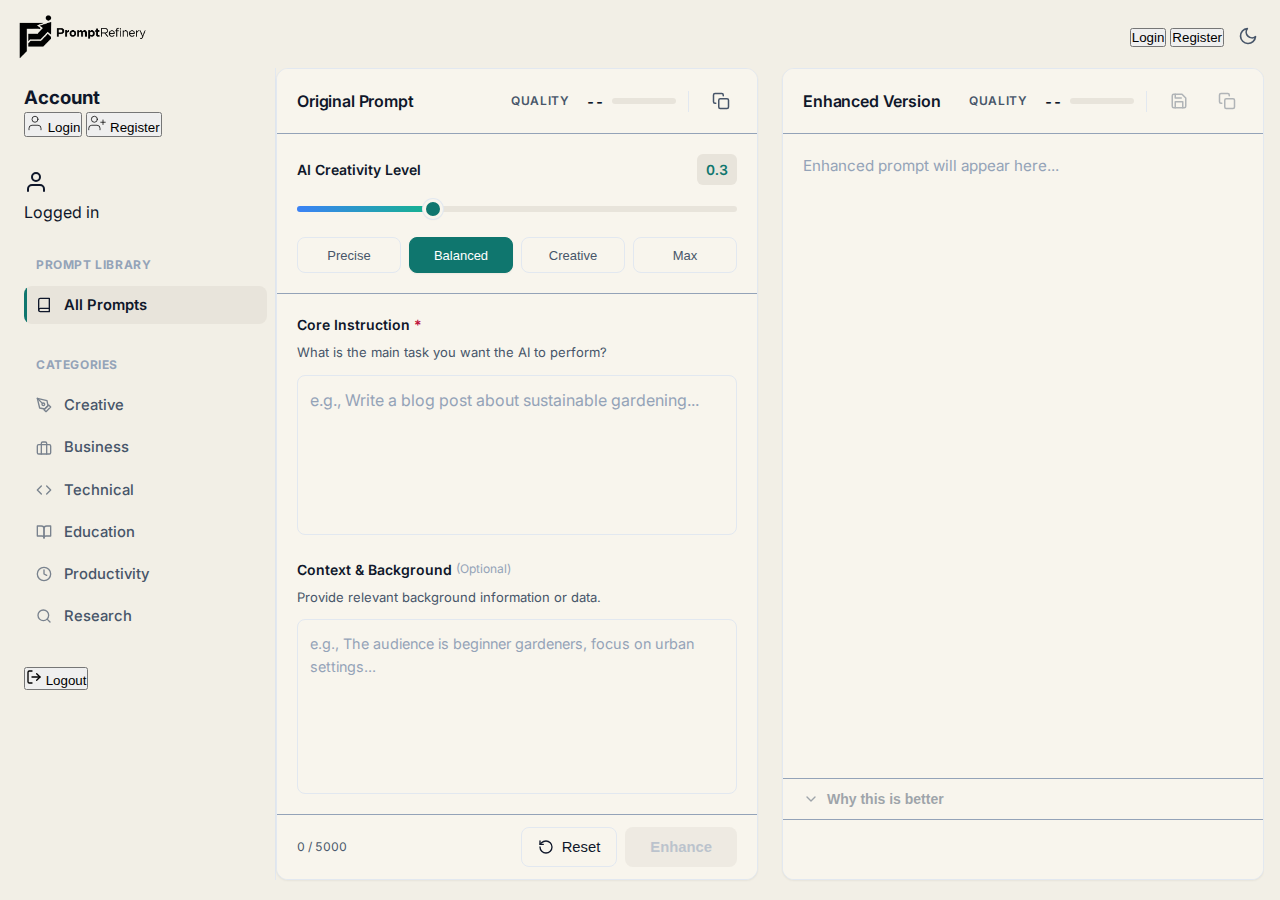
<file: index.html>
<!DOCTYPE html>
<html lang="en">
<head>
<meta charset="UTF-8">
    <meta name="viewport" content="width=device-width, initial-scale=1.0">
    <meta name="description" content="Refine your prompts for better AI responses using UncloseAI technology">
    <meta name="google-site-verification" content="eEbDVYEjWSwjaTDY6H11Jxa4yYaxrdB94KToqkxnVMA" />
    <title>PromptRefinery - Refine Your AI Prompts</title>
    <link rel="icon" type="image/webp" href="assets/images/favicon.webp">
    <link rel="stylesheet" href="css/styles.css">
    <link rel="preconnect" href="https://fonts.googleapis.com">
    <link rel="preconnect" href="https://fonts.gstatic.com" crossorigin>
<link href="https://fonts.googleapis.com/css2?family=Inter:wght@400;500;600;700&display=swap" rel="stylesheet">
    <script defer src="https://cloud.umami.is/script.js" data-website-id="fa192638-f75e-4692-8f1c-c3254bd7316c"></script>
    <script>
        (function() {
            try {
                const savedTheme = localStorage.getItem('theme');
                const systemPrefersDark = window.matchMedia('(prefers-color-scheme: dark)').matches;
                const theme = savedTheme || (systemPrefersDark ? 'dark' : 'light');
                document.documentElement.setAttribute('data-theme', theme);
            } catch (e) {
                console.error('Theme initialization failed:', e);
            }
        })();
    </script>
</head>
<body class="app-main">
    <div class="app-container">
        <header class="app-header">
<div class="header-content">
                <div class="logo-container">
                    <img id="theme-logo"
                         class="logo-img"
                         src="assets/images/logo-light-background.webp"
                         alt="PromptRefinery - AI Prompt Enhancement Tool"
                         width="180"
                         height="40">
                </div>
            </div>
            <div class="header-actions">
                <div class="auth-buttons" id="auth-buttons">
                    <button id="login-btn" class="auth-btn">Login</button>
                    <button id="register-btn" class="auth-btn secondary">Register</button>
                </div>
                <div class="user-menu" id="user-menu" style="display: none;">
                    <button id="profile-btn" class="user-menu-toggle" title="View Profile">
                        <svg width="18" height="18" viewBox="0 0 24 24" fill="none" stroke="currentColor" stroke-width="2" stroke-linecap="round" stroke-linejoin="round">
                            <path d="M20 21v-2a4 4 0 0 0-4-4H8a4 4 0 0 0-4 4v2"></path>
                            <circle cx="12" cy="7" r="4"></circle>
                        </svg>
                        <span id="user-display" class="user-display"></span>
                    </button>
                    <button id="logout-btn" class="icon-btn" title="Logout">
                        <svg width="20" height="20" viewBox="0 0 24 24" fill="none" stroke="currentColor" stroke-width="2" stroke-linecap="round" stroke-linejoin="round">
                            <path d="M9 21H5a2 2 0 0 1-2-2V5a2 2 0 0 1 2-2h4"></path>
                            <polyline points="16 17 21 12 16 7"></polyline>
                            <line x1="21" y1="12" x2="9" y2="12"></line>
                        </svg>
                    </button>
                </div>
                <button id="theme-toggle" class="icon-btn" title="Toggle theme">
                    <!-- Sun Icon (Light Mode) -->
                    <svg class="sun-icon" width="20" height="20" viewBox="0 0 24 24" fill="none" stroke="currentColor" stroke-width="2" stroke-linecap="round" stroke-linejoin="round" style="display: none;">
                        <circle cx="12" cy="12" r="5"></circle>
                        <line x1="12" y1="1" x2="12" y2="3"></line>
                        <line x1="12" y1="21" x2="12" y2="23"></line>
                        <line x1="4.22" y1="4.22" x2="5.64" y2="5.64"></line>
                        <line x1="18.36" y1="18.36" x2="19.78" y2="19.78"></line>
                        <line x1="1" y1="12" x2="3" y2="12"></line>
                        <line x1="21" y1="12" x2="23" y2="12"></line>
                        <line x1="4.22" y1="19.78" x2="5.64" y2="18.36"></line>
                        <line x1="18.36" y1="5.64" x2="19.78" y2="4.22"></line>
                    </svg>
                    <!-- Moon Icon (Dark Mode) -->
                    <svg class="moon-icon" width="20" height="20" viewBox="0 0 24 24" fill="none" stroke="currentColor" stroke-width="2" stroke-linecap="round" stroke-linejoin="round">
                        <path d="M21 12.79A9 9 0 1 1 11.21 3 7 7 0 0 0 21 12.79z"></path>
                    </svg>
                </button>
                <button id="menu-toggle" class="icon-btn mobile-menu-btn" title="Toggle menu" style="display: none;">
                    <svg width="24" height="24" viewBox="0 0 24 24" fill="none" stroke="currentColor" stroke-width="2" stroke-linecap="round" stroke-linejoin="round">
                        <line x1="3" y1="12" x2="21" y2="12"></line>
                        <line x1="3" y1="6" x2="21" y2="6"></line>
                        <line x1="3" y1="18" x2="21" y2="18"></line>
                    </svg>
                </button>
            </div>
        </header>

        <div class="main-wrapper">
            <div class="sidebar-overlay" id="sidebar-overlay"></div>
            <aside class="sidebar">
                <div class="sidebar-header-mobile">
                    <button id="sidebar-close-btn" class="icon-btn" title="Close menu">
                        <svg width="24" height="24" viewBox="0 0 24 24" fill="none" stroke="currentColor" stroke-width="2" stroke-linecap="round" stroke-linejoin="round">
                            <line x1="18" y1="6" x2="6" y2="18"></line>
                            <line x1="6" y1="6" x2="18" y2="18"></line>
                        </svg>
                    </button>
                </div>
                <nav class="sidebar-nav">
                    <div class="nav-section sidebar-auth-section logged-out" id="sidebar-auth-section">
                        <h3 class="sidebar-auth-title">Account</h3>
                        <button class="sidebar-auth-btn login" id="sidebar-login-btn">
                            <svg width="18" height="18" viewBox="0 0 24 24" fill="none" stroke="currentColor" stroke-linecap="round" stroke-linejoin="round">
                                <path d="M20 21v-2a4 4 0 0 0-4-4H8a4 4 0 0 0-4 4v2"></path>
                                <circle cx="12" cy="7" r="4"></circle>
                            </svg>
                            Login
                        </button>
                        <button class="sidebar-auth-btn register" id="sidebar-register-btn">
                            <svg width="18" height="18" viewBox="0 0 24 24" fill="none" stroke="currentColor" stroke-linecap="round" stroke-linejoin="round">
                                <path d="M16 21v-2a4 4 0 0 0-4-4H5a4 4 0 0 0-4 4v2"></path>
                                <circle cx="8.5" cy="7" r="4"></circle>
                                <line x1="20" y1="8" x2="20" y2="14"></line>
                                <line x1="23" y1="11" x2="17" y2="11"></line>
                            </svg>
                            Register
                        </button>
                    </div>

                    <!-- Mobile User Section (shown when logged in on mobile) -->
                    <div class="nav-section sidebar-user-section logged-out" id="sidebar-user-section">
                        <div class="sidebar-user-info">
                            <div class="sidebar-user-avatar">
                                <svg width="24" height="24" viewBox="0 0 24 24" fill="none" stroke="currentColor" stroke-width="2" stroke-linecap="round" stroke-linejoin="round">
                                    <path d="M20 21v-2a4 4 0 0 0-4-4H8a4 4 0 0 0-4 4v2"></path>
                                    <circle cx="12" cy="7" r="4"></circle>
                                </svg>
                            </div>
                            <div class="sidebar-user-details">
                                <div class="sidebar-user-name" id="sidebar-user-name"></div>
                                <div class="sidebar-user-label">Logged in</div>
                            </div>
                        </div>
                    </div>

                    <div class="nav-section">
                        <h3 class="sidebar-title">Prompt Library</h3>
                        <ul class="sidebar-menu">
                            <li class="sidebar-menu-item">
                                <a href="prompt-library.html" class="sidebar-link active">
                                    <svg width="18" height="18" viewBox="0 0 24 24" fill="none" stroke="currentColor" stroke-width="2" stroke-linecap="round" stroke-linejoin="round">
                                        <path d="M4 19.5A2.5 2.5 0 0 1 6.5 17H20"></path>
                                        <path d="M6.5 2H20v20H6.5A2.5 2.5 0 0 1 4 19.5v-15A2.5 2.5 0 0 1 6.5 2z"></path>
                                    </svg>
                                    All Prompts
                                </a>
                            </li>
                        </ul>
                    </div>


                    <div class="nav-section">
                        <h3 class="sidebar-title">Categories</h3>
                        <ul class="sidebar-menu">
                            <li class="sidebar-menu-item">
                                <a href="prompt-library.html?category=creative" class="sidebar-link">
                                    <svg width="18" height="18" viewBox="0 0 24 24" fill="none" stroke="currentColor" stroke-width="2" stroke-linecap="round" stroke-linejoin="round">
                                        <path d="M12 19l7-7 3 3-7 7-3-3z"></path>
                                        <path d="M18 13l-1.5-7.5L2 2l3.5 14.5L13 18l5-5z"></path>
                                        <path d="M2 2l7.586 7.586"></path>
                                        <circle cx="11" cy="11" r="2"></circle>
                                    </svg>
                                    Creative
                                </a>
                            </li>
                            <li class="sidebar-menu-item">
                                <a href="prompt-library.html?category=business" class="sidebar-link">
                                    <svg width="18" height="18" viewBox="0 0 24 24" fill="none" stroke="currentColor" stroke-width="2" stroke-linecap="round" stroke-linejoin="round">
                                        <rect x="2" y="7" width="20" height="14" rx="2" ry="2"></rect>
                                        <path d="M16 21V5a2 2 0 0 0-2-2h-4a2 2 0 0 0-2 2v16"></path>
                                    </svg>
                                    Business
                                </a>
                            </li>
                            <li class="sidebar-menu-item">
                                <a href="prompt-library.html?category=technical" class="sidebar-link">
                                    <svg width="18" height="18" viewBox="0 0 24 24" fill="none" stroke="currentColor" stroke-width="2" stroke-linecap="round" stroke-linejoin="round">
                                        <polyline points="16 18 22 12 16 6"></polyline>
                                        <polyline points="8 6 2 12 8 18"></polyline>
                                    </svg>
                                    Technical
                                </a>
                            </li>
                            <li class="sidebar-menu-item">
                                <a href="prompt-library.html?category=education" class="sidebar-link">
                                    <svg width="18" height="18" viewBox="0 0 24 24" fill="none" stroke="currentColor" stroke-width="2" stroke-linecap="round" stroke-linejoin="round">
                                        <path d="M2 3h6a4 4 0 0 1 4 4v14a3 3 0 0 0-3-3H2z"></path>
                                        <path d="M22 3h-6a4 4 0 0 0-4 4v14a3 3 0 0 1 3-3h7z"></path>
                                    </svg>
                                    Education
                                </a>
                            </li>
                            <li class="sidebar-menu-item">
                                <a href="prompt-library.html?category=productivity" class="sidebar-link">
                                    <svg width="18" height="18" viewBox="0 0 24 24" fill="none" stroke="currentColor" stroke-width="2" stroke-linecap="round" stroke-linejoin="round">
                                        <circle cx="12" cy="12" r="10"></circle>
                                        <polyline points="12 6 12 12 16 14"></polyline>
                                    </svg>
                                    Productivity
                                </a>
                            </li>
                            <li class="sidebar-menu-item">
                                <a href="prompt-library.html?category=research" class="sidebar-link">
                                    <svg width="18" height="18" viewBox="0 0 24 24" fill="none" stroke="currentColor" stroke-width="2" stroke-linecap="round" stroke-linejoin="round">
                                        <circle cx="11" cy="11" r="8"></circle>
                                        <line x1="21" y1="21" x2="16.65" y2="16.65"></line>
                                    </svg>
                                    Research
                                </a>
                            </li>
                        </ul>
                    </div>
                    
                    <div class="nav-section" id="sidebar-my-account" style="display: none;">
                        <h3 class="sidebar-title">My Account</h3>
                        <ul class="sidebar-menu">
                            <li class="sidebar-menu-item">
                                <a href="saved-prompts.html" class="sidebar-link">
                                    <svg width="18" height="18" viewBox="0 0 24 24" fill="none" stroke="currentColor" stroke-width="2" stroke-linecap="round" stroke-linejoin="round">
                                        <path d="M4 19.5A2.5 2.5 0 0 1 6.5 17H20"></path>
                                        <path d="M6.5 2H20v20H6.5A2.5 2.5 0 0 1 4 19.5v-15A2.5 2.5 0 0 1 6.5 2z"></path>
                                    </svg>
                                    My Saved Prompts
                                </a>
                            </li>
                            <li class="sidebar-menu-item">
                                <a href="#" id="view-profile" class="sidebar-link">
                                    <svg width="18" height="18" viewBox="0 0 24 24" fill="none" stroke="currentColor" stroke-width="2" stroke-linecap="round" stroke-linejoin="round">
                                        <path d="M20 21v-2a4 4 0 0 0-4-4H8a4 4 0 0 0-4 4v2"></path>
                                        <circle cx="12" cy="7" r="4"></circle>
                                    </svg>
                                    Profile Settings
                                </a>
                            </li>
                        </ul>
                    </div>
                    <!-- Sidebar logout section at bottom (shown when logged in on mobile) -->
                    <div class="nav-section sidebar-logout-section logged-out" id="sidebar-logout-section">
                        <button class="sidebar-logout-btn" id="sidebar-logout-btn">
                            <svg width="16" height="16" viewBox="0 0 24 24" fill="none" stroke="currentColor" stroke-width="2" stroke-linecap="round" stroke-linejoin="round">
                                <path d="M9 21H5a2 2 0 0 1-2-2V5a2 2 0 0 1 2-2h4"></path>
                                <polyline points="16 17 21 12 16 7"></polyline>
                                <line x1="21" y1="12" x2="9" y2="12"></line>
                            </svg>
                            Logout
                        </button>
                    </div>
                </nav>
            </aside>

            <main class="split-view">
            <!-- Mobile Tab Navigation -->
            <div class="mobile-tab-nav" id="mobile-tab-nav">
                <button class="mobile-tab active" data-tab="input" id="tab-input">
                    <svg width="16" height="16" viewBox="0 0 24 24" fill="none" stroke="currentColor" stroke-width="2" stroke-linecap="round" stroke-linejoin="round">
                        <path d="M11 4H4a2 2 0 0 0-2 2v14a2 2 0 0 0 2 2h14a2 2 0 0 0 2-2v-7"></path>
                        <path d="M18.5 2.5a2.121 2.121 0 0 1 3 3L12 15l-4 1 1-4 9.5-9.5z"></path>
                    </svg>
                    <span>Input</span>
                </button>
                <button class="mobile-tab" data-tab="output" id="tab-output">
                    <svg width="16" height="16" viewBox="0 0 24 24" fill="none" stroke="currentColor" stroke-width="2" stroke-linecap="round" stroke-linejoin="round">
                        <polygon points="13 2 3 14 12 14 11 22 21 10 12 10 13 2"></polygon>
                    </svg>
                    <span>Enhanced</span>
                </button>
            </div>

            <!-- Input Panel -->
            <section class="panel input-panel">
<div class="panel-header">
                    <h2>Original Prompt</h2>
                    <div class="panel-actions">
                        <div class="quality-score-container">
                            <span class="quality-label">Quality</span>
                            <div class="quality-score-box" id="input-quality-score">
                                <span class="score-value">--</span>
                                <div class="score-bar">
                                    <div class="score-fill" id="input-score-fill"></div>
                                </div>
                            </div>
                        </div>
                        <button id="copy-input-btn" class="icon-btn" title="Copy original prompt">
                            <svg width="18" height="18" viewBox="0 0 24 24" fill="none" stroke="currentColor" stroke-width="2" stroke-linecap="round" stroke-linejoin="round">
                                <rect x="9" y="9" width="13" height="13" rx="2" ry="2"></rect>
                                <path d="M5 15H4a2 2 0 0 1-2-2V4a2 2 0 0 1 2-2h9a2 2 0 0 1 2 2v1"></path>
                            </svg>
                        </button>
                    </div>
                </div>
                
                <div class="temperature-controls">
                    <div class="temperature-header">
                        <label class="temperature-label">AI Creativity Level</label>
                        <span class="temperature-value" id="temperature-value">0.3</span>
                    </div>
                    <div class="temperature-slider-wrapper">
                        <input type="range" id="temperature-slider" class="temperature-slider" min="0" max="100" value="30" step="1">
                        <div class="temperature-track">
                            <div class="temperature-fill" id="temperature-fill"></div>
                        </div>
                    </div>
                    <div class="temperature-presets">
                        <button class="preset-btn" data-preset="precise">Precise</button>
                        <button class="preset-btn active" data-preset="balanced">Balanced</button>
                        <button class="preset-btn" data-preset="creative">Creative</button>
                        <button class="preset-btn" data-preset="max">Max</button>
                    </div>
                </div>
                
                <div class="input-form-wrapper">
                    <div class="input-group">
                        <label for="prompt-input" class="input-label">Core Instruction <span class="required">*</span></label>
                        <p class="input-description">What is the main task you want the AI to perform?</p>
                        <textarea 
                            id="prompt-input" 
                            class="prompt-textarea main-input" 
                            placeholder="e.g., Write a blog post about sustainable gardening..."
                            maxlength="5000"
                            spellcheck="false"
                        ></textarea>
                    </div>
                    
                    <div class="input-group">
                        <label for="context-input" class="input-label">Context & Background <span class="optional">(Optional)</span></label>
                        <p class="input-description">Provide relevant background information or data.</p>
                        <textarea 
                            id="context-input" 
                            class="prompt-textarea secondary-input" 
                            placeholder="e.g., The audience is beginner gardeners, focus on urban settings..."
                            maxlength="2000"
                            spellcheck="false"
                        ></textarea>
                    </div>
                </div>

                <div class="panel-footer">
                    <div class="char-count">
                        <span id="input-char-count">0</span> / 5000
                    </div>
                    <div class="primary-action">
                        <button id="reset-btn" class="reset-btn" title="Reset session">
                            <svg width="16" height="16" viewBox="0 0 24 24" fill="none" stroke="currentColor" stroke-width="2" stroke-linecap="round" stroke-linejoin="round">
                                <path d="M3 12a9 9 0 1 0 9-9 9.75 9.75 0 0 0-6.74 2.74L3 8"></path>
                                <path d="M3 3v5h5"></path>
                            </svg>
                            Reset
                        </button>
                        <button id="enhance-btn" class="enhance-btn" disabled>
                            <span class="btn-text">Enhance</span>
                            <span class="loading-spinner" style="display: none;"></span>
                        </button>
                    </div>
                </div>
            </section>

            <!-- Output Panel -->
            <section class="panel output-panel">
                <div class="panel-header">
                    <h2>Enhanced Version</h2>
                    <div class="panel-actions">
                        <div class="quality-score-container">
                            <span class="quality-label">Quality</span>
                            <div class="quality-score-box" id="output-quality-score">
                                <span class="score-value">--</span>
                                <div class="score-bar">
                                    <div class="score-fill" id="output-score-fill"></div>
                                </div>
                            </div>
                        </div>
                        <button id="save-prompt-btn" class="icon-btn" title="Save this prompt" disabled>
                            <svg width="18" height="18" viewBox="0 0 24 24" fill="none" stroke="currentColor" stroke-width="2" stroke-linecap="round" stroke-linejoin="round">
                                <path d="M19 21H5a2 2 0 0 1-2-2V5a2 2 0 0 1 2-2h11l5 5v11a2 2 0 0 1-2 2z"></path>
                                <polyline points="17 21 17 13 7 13 7 21"></polyline>
                                <polyline points="7 3 7 8 15 8"></polyline>
                            </svg>
                        </button>
                        <button id="copy-output-btn" class="icon-btn" title="Copy enhanced prompt" disabled>
                            <svg width="18" height="18" viewBox="0 0 24 24" fill="none" stroke="currentColor" stroke-width="2" stroke-linecap="round" stroke-linejoin="round">
                                <rect x="9" y="9" width="13" height="13" rx="2" ry="2"></rect>
                                <path d="M5 15H4a2 2 0 0 1-2-2V4a2 2 0 0 1 2-2h9a2 2 0 0 1 2 2v1"></path>
                            </svg>
                        </button>
                    </div>
                </div>

                <div class="textarea-wrapper">
                    <textarea 
                        id="prompt-output" 
                        class="prompt-textarea" 
                        placeholder="Enhanced prompt will appear here..."
                        readonly
                        spellcheck="false"
                    ></textarea>
                </div>

                <!-- Feedback Section -->
                <div class="feedback-section">
                    <button class="feedback-toggle" id="feedback-toggle" aria-expanded="false" disabled>
                        <span class="toggle-icon">
                            <svg width="16" height="16" viewBox="0 0 24 24" fill="none" stroke="currentColor" stroke-width="2" stroke-linecap="round" stroke-linejoin="round">
                                <polyline points="6 9 12 15 18 9"></polyline>
                            </svg>
                        </span>
                        <span class="toggle-text">Why this is better</span>
                    </button>
                    <div class="feedback-content" id="feedback-content" hidden>
                        <div class="feedback-body" id="feedback-body">
                            <!-- Feedback will be injected here -->
                        </div>
                    </div>
                </div>

                <div class="panel-footer">
                    <div class="output-info">
                        <span id="enhancement-time"></span>
                    </div>
                    <div id="status-message" class="status-message"></div>
                </div>
            </section>
            </main>
        </div>
    </div>

    <!-- Authentication Modals -->
    <div id="auth-modal-overlay" class="modal-overlay" style="display: none;"></div>
    
    <div id="login-modal" class="auth-modal" style="display: none;">
        <div class="modal-content">
            <div class="modal-header">
                <h3>Login to PromptRefinery</h3>
                <button id="close-login-modal" class="modal-close">&times;</button>
            </div>
            <form id="login-form" class="auth-form">
                <div class="form-group">
                    <label for="login-username">Username or Email</label>
                    <input type="text" id="login-username" name="username" required>
                </div>
<div class="form-group">
                    <label for="login-password">Password</label>
                    <div class="password-input-wrapper">
                        <input type="password" id="login-password" name="password" required>
                        <button type="button" class="password-toggle-btn" title="Toggle password visibility" aria-label="Toggle password visibility">
                            <svg class="eye-icon closed" width="20" height="20" viewBox="0 0 24 24" fill="none" stroke="currentColor" stroke-width="2" stroke-linecap="round" stroke-linejoin="round">
                                <path d="M17.94 17.94A10.07 10.07 0 0 1 12 20c-7 0-11-8-11-8a18.45 18.45 0 0 1 5.06-5.94M9.9 4.24A9.12 9.12 0 0 1 12 4c7 0 11 8 11 8a18.5 18.5 0 0 1-2.16 3.19m-6.72-1.07a3 3 0 1 1-4.24-4.24"></path>
                                <line x1="1" y1="1" x2="23" y2="23"></line>
                            </svg>
                            <svg class="eye-icon open" width="20" height="20" viewBox="0 0 24 24" fill="none" stroke="currentColor" stroke-width="2" stroke-linecap="round" stroke-linejoin="round" style="display: none;">
                                <path d="M1 12s4-8 11-8 11 8 11 8-4 8-11 8-11-8-11-8z"></path>
                                <circle cx="12" cy="12" r="3"></circle>
                            </svg>
                        </button>
                    </div>
                </div>
                <button type="submit" class="auth-submit-btn">Login</button>
                <p class="switch-form">
                    Don't have an account? <a href="#" id="switch-to-register">Register</a>
                </p>
            </form>
        </div>
    </div>
    
    <div id="register-modal" class="auth-modal" style="display: none;">
        <div class="modal-content">
            <div class="modal-header">
                <h3>Create Account</h3>
                <button id="close-register-modal" class="modal-close">&times;</button>
            </div>
            <form id="register-form" class="auth-form">
                <div class="form-group">
                    <label for="register-username">Username</label>
                    <input type="text" id="register-username" name="username" required minlength="3" maxlength="20">
                    <small>3-20 characters, letters, numbers, and underscores only</small>
                </div>
                <div class="form-group">
                    <label for="register-email">Email</label>
                    <input type="email" id="register-email" name="email" required>
                </div>
<div class="form-group">
                    <label for="register-password">Password</label>
                    <div class="password-input-wrapper">
                        <input type="password" id="register-password" name="password" required minlength="8">
                        <button type="button" class="password-toggle-btn" title="Toggle password visibility" aria-label="Toggle password visibility">
                            <svg class="eye-icon closed" width="20" height="20" viewBox="0 0 24 24" fill="none" stroke="currentColor" stroke-width="2" stroke-linecap="round" stroke-linejoin="round">
                                <path d="M17.94 17.94A10.07 10.07 0 0 1 12 20c-7 0-11-8-11-8a18.45 18.45 0 0 1 5.06-5.94M9.9 4.24A9.12 9.12 0 0 1 12 4c7 0 11 8 11 8a18.5 18.5 0 0 1-2.16 3.19m-6.72-1.07a3 3 0 1 1-4.24-4.24"></path>
                                <line x1="1" y1="1" x2="23" y2="23"></line>
                            </svg>
                            <svg class="eye-icon open" width="20" height="20" viewBox="0 0 24 24" fill="none" stroke="currentColor" stroke-width="2" stroke-linecap="round" stroke-linejoin="round" style="display: none;">
                                <path d="M1 12s4-8 11-8 11 8 11 8-4 8-11 8-11-8-11-8z"></path>
                                <circle cx="12" cy="12" r="3"></circle>
                            </svg>
                        </button>
                    </div>
                    <small>At least 8 characters with uppercase, lowercase, number, and special character</small>
                </div>
                <button type="submit" class="auth-submit-btn">Register</button>
                <p class="switch-form">
                    Already have an account? <a href="#" id="switch-to-login">Login</a>
                </p>
            </form>
        </div>
    </div>
    
    <!-- Saved Prompts Modal -->


    <!-- Profile Modal -->
    <div id="profile-modal" class="modal-backdrop" aria-hidden="true">
        <div class="modal-container" style="max-width: 500px;">
            <header class="modal-header">
                <h2>Profile Settings</h2>
                <button id="close-profile-modal" class="icon-btn" aria-label="Close modal">
                    <svg width="20" height="20" viewBox="0 0 24 24" fill="none" stroke="currentColor" stroke-width="2" stroke-linecap="round" stroke-linejoin="round">
                        <line x1="18" y1="6" x2="6" y2="18"></line>
                        <line x1="6" y1="6" x2="18" y2="18"></line>
                    </svg>
                </button>
            </header>
            <div class="modal-body">
                <div style="margin-bottom: 2rem;">
                    <h3 style="margin-bottom: 0.75rem; font-size: 1rem; color: var(--text-main);">Account Information</h3>
                    <div class="form-group">
                        <label for="profile-username">Username</label>
                        <input type="text" id="profile-username" name="username" disabled style="background: var(--bg-subtle); cursor: not-allowed;">
                        <small style="color: var(--text-muted);">Username cannot be changed</small>
                    </div>
                    <div class="form-group">
                        <label for="profile-email">Email</label>
                        <input type="email" id="profile-email" name="email" disabled style="background: var(--bg-subtle); cursor: not-allowed;">
                        <small style="color: var(--text-muted);">Email cannot be changed</small>
                    </div>
                    <div class="form-group">
                        <label for="profile-created">Member Since</label>
                        <input type="text" id="profile-created" name="created_at" disabled style="background: var(--bg-subtle); cursor: not-allowed;">
                    </div>
                    <div class="form-group">
                        <label for="profile-saved-count">Saved Prompts</label>
                        <input type="text" id="profile-saved-count" name="saved_prompts_count" disabled style="background: var(--bg-subtle); cursor: not-allowed;">
                    </div>
                </div>

                <hr style="margin: 2rem 0; border: none; border-top: 1px solid var(--border);">
                
                <form id="password-form" class="auth-form">
                    <h3 style="margin-bottom: 1rem; font-size: 1rem; color: var(--text-main);">Change Password</h3>
<div class="form-group">
                        <label for="current-password">Current Password</label>
                        <div class="password-input-wrapper">
                            <input type="password" id="current-password" name="current_password" required>
                            <button type="button" class="password-toggle-btn" title="Toggle password visibility" aria-label="Toggle password visibility">
                                <svg class="eye-icon closed" width="20" height="20" viewBox="0 0 24 24" fill="none" stroke="currentColor" stroke-width="2" stroke-linecap="round" stroke-linejoin="round">
                                    <path d="M17.94 17.94A10.07 10.07 0 0 1 12 20c-7 0-11-8-11-8a18.45 18.45 0 0 1 5.06-5.94M9.9 4.24A9.12 9.12 0 0 1 12 4c7 0 11 8 11 8a18.5 18.5 0 0 1-2.16 3.19m-6.72-1.07a3 3 0 1 1-4.24-4.24"></path>
                                    <line x1="1" y1="1" x2="23" y2="23"></line>
                                </svg>
                                <svg class="eye-icon open" width="20" height="20" viewBox="0 0 24 24" fill="none" stroke="currentColor" stroke-width="2" stroke-linecap="round" stroke-linejoin="round" style="display: none;">
                                    <path d="M1 12s4-8 11-8 11 8 11 8-4 8-11 8-11-8-11-8z"></path>
                                    <circle cx="12" cy="12" r="3"></circle>
                                </svg>
                            </button>
                        </div>
                    </div>
<div class="form-group">
                        <label for="new-password">New Password</label>
                        <div class="password-input-wrapper">
                            <input type="password" id="new-password" name="new_password" required>
                            <button type="button" class="password-toggle-btn" title="Toggle password visibility" aria-label="Toggle password visibility">
                                <svg class="eye-icon closed" width="20" height="20" viewBox="0 0 24 24" fill="none" stroke="currentColor" stroke-width="2" stroke-linecap="round" stroke-linejoin="round">
                                    <path d="M17.94 17.94A10.07 10.07 0 0 1 12 20c-7 0-11-8-11-8a18.45 18.45 0 0 1 5.06-5.94M9.9 4.24A9.12 9.12 0 0 1 12 4c7 0 11 8 11 8a18.5 18.5 0 0 1-2.16 3.19m-6.72-1.07a3 3 0 1 1-4.24-4.24"></path>
                                    <line x1="1" y1="1" x2="23" y2="23"></line>
                                </svg>
                                <svg class="eye-icon open" width="20" height="20" viewBox="0 0 24 24" fill="none" stroke="currentColor" stroke-width="2" stroke-linecap="round" stroke-linejoin="round" style="display: none;">
                                    <path d="M1 12s4-8 11-8 11 8 11 8-4 8-11 8-11-8-11-8z"></path>
                                    <circle cx="12" cy="12" r="3"></circle>
                                </svg>
                            </button>
                        </div>
                        <small>At least 8 characters with uppercase, lowercase, number, and special character</small>
                    </div>
                    <button type="submit" class="auth-submit-btn">Change Password</button>
                </form>

                <hr style="margin: 2rem 0; border: none; border-top: 1px solid var(--border);">
                
                <div style="margin-top: 2rem;">
                    <h3 style="margin-bottom: 1rem; font-size: 1rem; color: var(--error);">Danger Zone</h3>
                    <p style="color: var(--text-muted); margin-bottom: 1rem;">Deleting your account is permanent and cannot be undone. All your saved prompts will be deleted.</p>
                    <button id="delete-account-btn" class="auth-submit-btn" style="background: var(--error);">
                        Delete My Account
                    </button>
                </div>
            </div>
        </div>
    </div>

    <!-- Account deletion confirmation modal -->
    <div id="delete-confirm-modal" class="modal-backdrop" aria-hidden="true">
        <div class="modal-container" style="max-width: 450px;">
            <header class="modal-header">
                <h2 style="color: var(--error);">Delete Account</h2>
                <button id="close-delete-modal" class="icon-btn" aria-label="Close modal">
                    <svg width="20" height="20" viewBox="0 0 24 24" fill="none" stroke="currentColor" stroke-width="2" stroke-linecap="round" stroke-linejoin="round">
                        <line x1="18" y1="6" x2="6" y2="18"></line>
                        <line x1="6" y1="6" x2="18" y2="18"></line>
                    </svg>
                </button>
            </header>
            <div class="modal-body">
                <p style="margin-bottom: 1.5rem; color: var(--text-muted);">Are you sure you want to delete your account? This action cannot be undone and all your data will be permanently lost.</p>
                <form id="delete-account-form" class="auth-form">
<div class="form-group">
                        <label for="delete-password">Enter your password to confirm</label>
                        <div class="password-input-wrapper">
                            <input type="password" id="delete-password" name="password" required>
                            <button type="button" class="password-toggle-btn" title="Toggle password visibility" aria-label="Toggle password visibility">
                                <svg class="eye-icon closed" width="20" height="20" viewBox="0 0 24 24" fill="none" stroke="currentColor" stroke-width="2" stroke-linecap="round" stroke-linejoin="round">
                                    <path d="M17.94 17.94A10.07 10.07 0 0 1 12 20c-7 0-11-8-11-8a18.45 18.45 0 0 1 5.06-5.94M9.9 4.24A9.12 9.12 0 0 1 12 4c7 0 11 8 11 8a18.5 18.5 0 0 1-2.16 3.19m-6.72-1.07a3 3 0 1 1-4.24-4.24"></path>
                                    <line x1="1" y1="1" x2="23" y2="23"></line>
                                </svg>
                                <svg class="eye-icon open" width="20" height="20" viewBox="0 0 24 24" fill="none" stroke="currentColor" stroke-width="2" stroke-linecap="round" stroke-linejoin="round" style="display: none;">
                                    <path d="M1 12s4-8 11-8 11 8 11 8-4 8-11 8-11-8-11-8z"></path>
                                    <circle cx="12" cy="12" r="3"></circle>
                                </svg>
                            </button>
                        </div>
                    </div>
                    <button type="submit" class="auth-submit-btn" style="background: var(--error);">
                        Yes, Delete My Account
                    </button>
                </form>
                <button id="cancel-delete-btn" class="auth-submit-btn" style="margin-top: 1rem; background: var(--bg-subtle); color: var(--text-main);">Cancel</button>
            </div>
        </div>
    </div>

    <script src="js/script.js"></script>
</body>
</html>
</file>
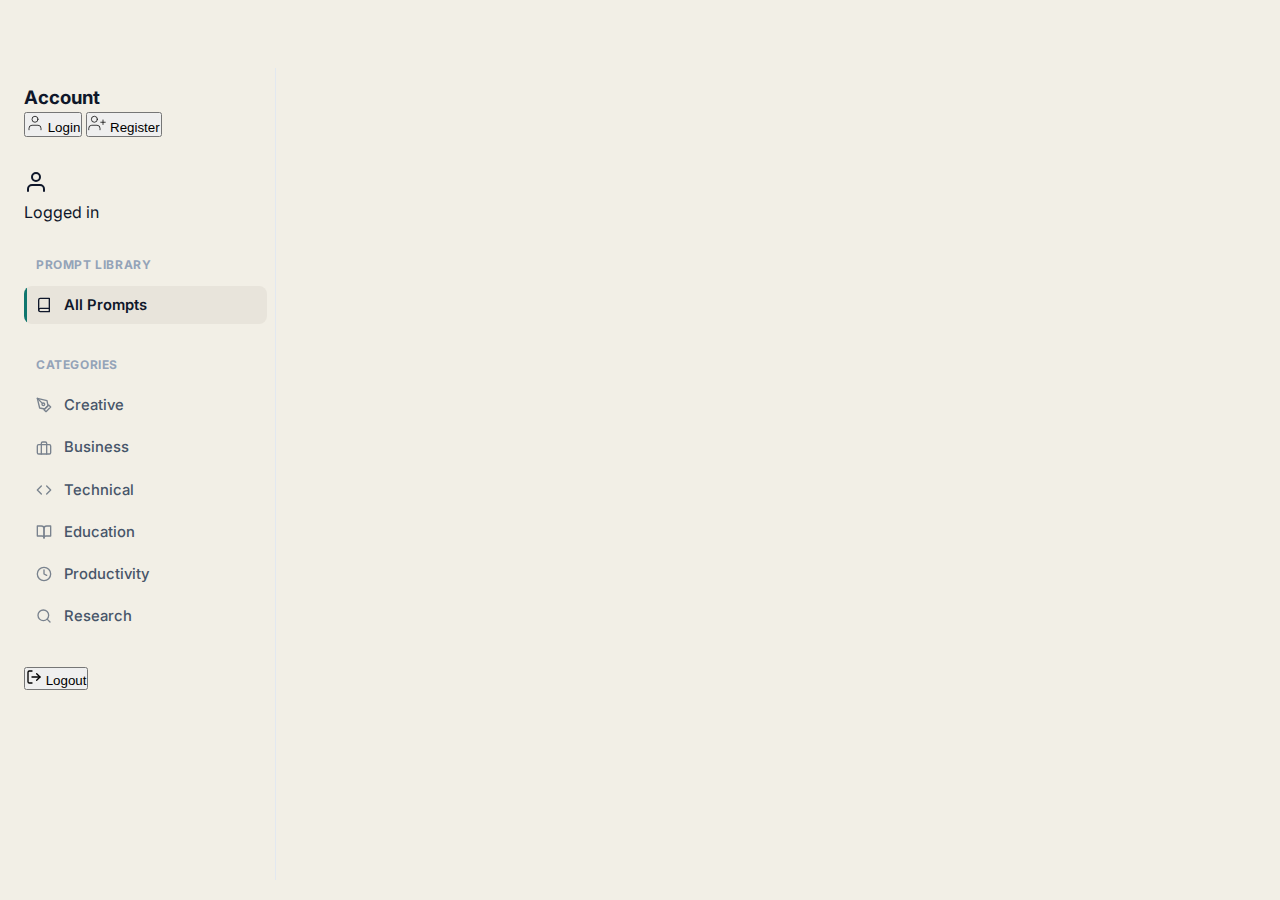
<file: app.html>
<!DOCTYPE html>
<html lang="en">
<head>
<meta charset="UTF-8">
    <meta name="viewport" content="width=device-width, initial-scale=1.0">
    <meta name="description" content="PromptRefinery - Transform vague AI instructions into structured, high-performance prompts. Enhance clarity, context, and structure for better ChatGPT, Claude, and Llama results.">
    <meta name="google-site-verification" content="eEbDVYEjWSwjaTDY6H11Jxa4yYaxrdB94KToqkxnVMA" />
    <title>PromptRefinery - Refine Your AI Prompts</title>
    <link rel="icon" type="image/webp" href="assets/images/favicon.webp">
    <link rel="stylesheet" href="css/styles.css">
    <link rel="preconnect" href="https://fonts.googleapis.com">
    <link rel="preconnect" href="https://fonts.gstatic.com" crossorigin>
<link href="https://fonts.googleapis.com/css2?family=Inter:wght@400;500;600;700&display=swap" rel="stylesheet">
    <script defer src="https://cloud.umami.is/script.js" data-website-id="5011ae28-75b3-4ce8-afbc-f39e5d6e0f4e"></script>
    <script>
        (function() {
            try {
                const savedTheme = localStorage.getItem('theme');
                const systemPrefersDark = window.matchMedia('(prefers-color-scheme: dark)').matches;
                const theme = savedTheme || (systemPrefersDark ? 'dark' : 'light');
                document.documentElement.setAttribute('data-theme', theme);
            } catch (e) {
                console.error('Theme initialization failed:', e);
            }
        })();
    </script>
</head>
<body class="app-main">
    <!-- Skip Link for Keyboard Navigation -->
    <a href="#main-content" class="skip-link">Skip to main content</a>

    <!-- ARIA Live Region for Screen Reader Announcements -->
    <div id="status-announcer" aria-live="polite" aria-atomic="true" class="sr-only"></div>

    <div class="app-container" id="main-content">
        <header class="app-header animate-hidden animate-scale-in">
<div class="header-content">
<div class="logo-container">
                    <a href="index.html" class="logo-link">
                        <img id="theme-logo"
                             class="logo-img"
                             src="assets/images/logo-light-background.webp"
                             alt="PromptRefinery - AI Prompt Enhancement Tool"
                             width="180"
                             height="40">
                    </a>
                </div>
            </div>
            <div class="header-actions">
                <div class="auth-buttons" id="auth-buttons">
                    <button id="login-btn" class="auth-btn">Login</button>
                    <button id="register-btn" class="auth-btn secondary">Register</button>
                </div>
                <div class="user-menu" id="user-menu" style="display: none;">
                    <button id="profile-btn" class="user-menu-toggle" title="View Profile">
                        <svg width="18" height="18" viewBox="0 0 24 24" fill="none" stroke="currentColor" stroke-width="2" stroke-linecap="round" stroke-linejoin="round">
                            <path d="M20 21v-2a4 4 0 0 0-4-4H8a4 4 0 0 0-4 4v2"></path>
                            <circle cx="12" cy="7" r="4"></circle>
                        </svg>
                        <span id="user-display" class="user-display"></span>
                    </button>
                    <button id="logout-btn" class="icon-btn" title="Logout">
                        <svg width="20" height="20" viewBox="0 0 24 24" fill="none" stroke="currentColor" stroke-width="2" stroke-linecap="round" stroke-linejoin="round">
                            <path d="M9 21H5a2 2 0 0 1-2-2V5a2 2 0 0 1 2-2h4"></path>
                            <polyline points="16 17 21 12 16 7"></polyline>
                            <line x1="21" y1="12" x2="9" y2="12"></line>
                        </svg>
                    </button>
                </div>
                <button id="theme-toggle" class="icon-btn" title="Toggle theme">
                    <!-- Sun Icon (Light Mode) -->
                    <svg class="sun-icon" width="20" height="20" viewBox="0 0 24 24" fill="none" stroke="currentColor" stroke-width="2" stroke-linecap="round" stroke-linejoin="round">
                        <circle cx="12" cy="12" r="5"></circle>
                        <line x1="12" y1="1" x2="12" y2="3"></line>
                        <line x1="12" y1="21" x2="12" y2="23"></line>
                        <line x1="4.22" y1="4.22" x2="5.64" y2="5.64"></line>
                        <line x1="18.36" y1="18.36" x2="19.78" y2="19.78"></line>
                        <line x1="1" y1="12" x2="3" y2="12"></line>
                        <line x1="21" y1="12" x2="23" y2="12"></line>
                        <line x1="4.22" y1="19.78" x2="5.64" y2="18.36"></line>
                        <line x1="18.36" y1="5.64" x2="19.78" y2="4.22"></line>
                    </svg>
                    <!-- Moon Icon (Dark Mode) -->
                    <svg class="moon-icon" width="20" height="20" viewBox="0 0 24 24" fill="none" stroke="currentColor" stroke-width="2" stroke-linecap="round" stroke-linejoin="round">
                        <path d="M21 12.79A9 9 0 1 1 11.21 3 7 7 0 0 0 21 12.79z"></path>
                    </svg>
                </button>
                <button id="menu-toggle" class="icon-btn mobile-menu-btn" title="Toggle menu" style="display: none;">
                    <svg width="24" height="24" viewBox="0 0 24 24" fill="none" stroke="currentColor" stroke-width="2" stroke-linecap="round" stroke-linejoin="round">
                        <line x1="3" y1="12" x2="21" y2="12"></line>
                        <line x1="3" y1="6" x2="21" y2="6"></line>
                        <line x1="3" y1="18" x2="21" y2="18"></line>
                    </svg>
                </button>
            </div>
        </header>

        <div class="main-wrapper">
            <div class="sidebar-overlay" id="sidebar-overlay"></div>
            <aside class="sidebar">
                <div class="sidebar-header-mobile">
                    <button id="sidebar-close-btn" class="icon-btn" title="Close menu">
                        <svg width="24" height="24" viewBox="0 0 24 24" fill="none" stroke="currentColor" stroke-width="2" stroke-linecap="round" stroke-linejoin="round">
                            <line x1="18" y1="6" x2="6" y2="18"></line>
                            <line x1="6" y1="6" x2="18" y2="18"></line>
                        </svg>
                    </button>
                </div>
                <nav class="sidebar-nav">
                    <div class="nav-section sidebar-auth-section logged-out" id="sidebar-auth-section">
                        <h3 class="sidebar-auth-title">Account</h3>
                        <button class="sidebar-auth-btn login" id="sidebar-login-btn">
                            <svg width="18" height="18" viewBox="0 0 24 24" fill="none" stroke="currentColor" stroke-linecap="round" stroke-linejoin="round">
                                <path d="M20 21v-2a4 4 0 0 0-4-4H8a4 4 0 0 0-4 4v2"></path>
                                <circle cx="12" cy="7" r="4"></circle>
                            </svg>
                            Login
                        </button>
                        <button class="sidebar-auth-btn register" id="sidebar-register-btn">
                            <svg width="18" height="18" viewBox="0 0 24 24" fill="none" stroke="currentColor" stroke-linecap="round" stroke-linejoin="round">
                                <path d="M16 21v-2a4 4 0 0 0-4-4H5a4 4 0 0 0-4 4v2"></path>
                                <circle cx="8.5" cy="7" r="4"></circle>
                                <line x1="20" y1="8" x2="20" y2="14"></line>
                                <line x1="23" y1="11" x2="17" y2="11"></line>
                            </svg>
                            Register
                        </button>
                    </div>

                    <!-- Mobile User Section (shown when logged in on mobile) -->
                    <div class="nav-section sidebar-user-section logged-out" id="sidebar-user-section">
                        <div class="sidebar-user-info">
                            <div class="sidebar-user-avatar">
                                <svg width="24" height="24" viewBox="0 0 24 24" fill="none" stroke="currentColor" stroke-width="2" stroke-linecap="round" stroke-linejoin="round">
                                    <path d="M20 21v-2a4 4 0 0 0-4-4H8a4 4 0 0 0-4 4v2"></path>
                                    <circle cx="12" cy="7" r="4"></circle>
                                </svg>
                            </div>
                            <div class="sidebar-user-details">
                                <div class="sidebar-user-name" id="sidebar-user-name"></div>
                                <div class="sidebar-user-label">Logged in</div>
                            </div>
                        </div>
                    </div>

                    <div class="nav-section">
                        <h3 class="sidebar-title">Prompt Library</h3>
                        <ul class="sidebar-menu">
                            <li class="sidebar-menu-item">
                                <a href="prompt-library.html" class="sidebar-link active">
                                    <svg width="18" height="18" viewBox="0 0 24 24" fill="none" stroke="currentColor" stroke-width="2" stroke-linecap="round" stroke-linejoin="round">
                                        <path d="M4 19.5A2.5 2.5 0 0 1 6.5 17H20"></path>
                                        <path d="M6.5 2H20v20H6.5A2.5 2.5 0 0 1 4 19.5v-15A2.5 2.5 0 0 1 6.5 2z"></path>
                                    </svg>
                                    All Prompts
                                </a>
                            </li>
                        </ul>
                    </div>


                    <div class="nav-section">
                        <h3 class="sidebar-title">Categories</h3>
                        <ul class="sidebar-menu">
                            <li class="sidebar-menu-item">
                                <a href="prompt-library.html?category=creative" class="sidebar-link">
                                    <svg width="18" height="18" viewBox="0 0 24 24" fill="none" stroke="currentColor" stroke-width="2" stroke-linecap="round" stroke-linejoin="round">
                                        <path d="M12 19l7-7 3 3-7 7-3-3z"></path>
                                        <path d="M18 13l-1.5-7.5L2 2l3.5 14.5L13 18l5-5z"></path>
                                        <path d="M2 2l7.586 7.586"></path>
                                        <circle cx="11" cy="11" r="2"></circle>
                                    </svg>
                                    Creative
                                </a>
                            </li>
                            <li class="sidebar-menu-item">
                                <a href="prompt-library.html?category=business" class="sidebar-link">
                                    <svg width="18" height="18" viewBox="0 0 24 24" fill="none" stroke="currentColor" stroke-width="2" stroke-linecap="round" stroke-linejoin="round">
                                        <rect x="2" y="7" width="20" height="14" rx="2" ry="2"></rect>
                                        <path d="M16 21V5a2 2 0 0 0-2-2h-4a2 2 0 0 0-2 2v16"></path>
                                    </svg>
                                    Business
                                </a>
                            </li>
                            <li class="sidebar-menu-item">
                                <a href="prompt-library.html?category=technical" class="sidebar-link">
                                    <svg width="18" height="18" viewBox="0 0 24 24" fill="none" stroke="currentColor" stroke-width="2" stroke-linecap="round" stroke-linejoin="round">
                                        <polyline points="16 18 22 12 16 6"></polyline>
                                        <polyline points="8 6 2 12 8 18"></polyline>
                                    </svg>
                                    Technical
                                </a>
                            </li>
                            <li class="sidebar-menu-item">
                                <a href="prompt-library.html?category=education" class="sidebar-link">
                                    <svg width="18" height="18" viewBox="0 0 24 24" fill="none" stroke="currentColor" stroke-width="2" stroke-linecap="round" stroke-linejoin="round">
                                        <path d="M2 3h6a4 4 0 0 1 4 4v14a3 3 0 0 0-3-3H2z"></path>
                                        <path d="M22 3h-6a4 4 0 0 0-4 4v14a3 3 0 0 1 3-3h7z"></path>
                                    </svg>
                                    Education
                                </a>
                            </li>
                            <li class="sidebar-menu-item">
                                <a href="prompt-library.html?category=productivity" class="sidebar-link">
                                    <svg width="18" height="18" viewBox="0 0 24 24" fill="none" stroke="currentColor" stroke-width="2" stroke-linecap="round" stroke-linejoin="round">
                                        <circle cx="12" cy="12" r="10"></circle>
                                        <polyline points="12 6 12 12 16 14"></polyline>
                                    </svg>
                                    Productivity
                                </a>
                            </li>
                            <li class="sidebar-menu-item">
                                <a href="prompt-library.html?category=research" class="sidebar-link">
                                    <svg width="18" height="18" viewBox="0 0 24 24" fill="none" stroke="currentColor" stroke-width="2" stroke-linecap="round" stroke-linejoin="round">
                                        <circle cx="11" cy="11" r="8"></circle>
                                        <line x1="21" y1="21" x2="16.65" y2="16.65"></line>
                                    </svg>
                                    Research
                                </a>
                            </li>
                        </ul>
                    </div>
                    
                    <div class="nav-section" id="sidebar-my-account" style="display: none;">
                        <h3 class="sidebar-title">My Account</h3>
                        <ul class="sidebar-menu">
                            <li class="sidebar-menu-item">
                                <a href="saved-prompts.html" class="sidebar-link">
                                    <svg width="18" height="18" viewBox="0 0 24 24" fill="none" stroke="currentColor" stroke-width="2" stroke-linecap="round" stroke-linejoin="round">
                                        <path d="M4 19.5A2.5 2.5 0 0 1 6.5 17H20"></path>
                                        <path d="M6.5 2H20v20H6.5A2.5 2.5 0 0 1 4 19.5v-15A2.5 2.5 0 0 1 6.5 2z"></path>
                                    </svg>
                                    My Saved Prompts
                                </a>
                            </li>
                            <li class="sidebar-menu-item">
                                <a href="#" id="view-profile" class="sidebar-link">
                                    <svg width="18" height="18" viewBox="0 0 24 24" fill="none" stroke="currentColor" stroke-width="2" stroke-linecap="round" stroke-linejoin="round">
                                        <path d="M20 21v-2a4 4 0 0 0-4-4H8a4 4 0 0 0-4 4v2"></path>
                                        <circle cx="12" cy="7" r="4"></circle>
                                    </svg>
                                    Profile Settings
                                </a>
                            </li>
                        </ul>
                    </div>
                    <!-- Sidebar logout section at bottom (shown when logged in on mobile) -->
                    <div class="nav-section sidebar-logout-section logged-out" id="sidebar-logout-section">
                        <button class="sidebar-logout-btn" id="sidebar-logout-btn">
                            <svg width="16" height="16" viewBox="0 0 24 24" fill="none" stroke="currentColor" stroke-width="2" stroke-linecap="round" stroke-linejoin="round">
                                <path d="M9 21H5a2 2 0 0 1-2-2V5a2 2 0 0 1 2-2h4"></path>
                                <polyline points="16 17 21 12 16 7"></polyline>
                                <line x1="21" y1="12" x2="9" y2="12"></line>
                            </svg>
                            Logout
                        </button>
                    </div>
                </nav>
            </aside>

            <main class="split-view">
            <!-- Mobile Tab Navigation -->
            <div class="mobile-tab-nav animate-hidden animate-fade-up animate-delay-1" id="mobile-tab-nav">
                <button class="mobile-tab active" data-tab="input" id="tab-input">
                    <svg width="16" height="16" viewBox="0 0 24 24" fill="none" stroke="currentColor" stroke-width="2" stroke-linecap="round" stroke-linejoin="round">
                        <path d="M11 4H4a2 2 0 0 0-2 2v14a2 2 0 0 0 2 2h14a2 2 0 0 0 2-2v-7"></path>
                        <path d="M18.5 2.5a2.121 2.121 0 0 1 3 3L12 15l-4 1 1-4 9.5-9.5z"></path>
                    </svg>
                    <span>Input</span>
                </button>
                <button class="mobile-tab" data-tab="output" id="tab-output">
                    <svg width="16" height="16" viewBox="0 0 24 24" fill="none" stroke="currentColor" stroke-width="2" stroke-linecap="round" stroke-linejoin="round">
                        <polygon points="13 2 3 14 12 14 11 22 21 10 12 10 13 2"></polygon>
                    </svg>
                    <span>Enhanced</span>
                </button>
            </div>

            <!-- Input Panel -->
            <section class="panel input-panel animate-hidden animate-fade-up animate-delay-2">
<div class="panel-header">
                    <h2>Original Prompt</h2>
                    <div class="panel-actions">
                        <div class="quality-score-container">
                            <span class="quality-label">Quality</span>
                            <div class="quality-score-box" id="input-quality-score">
                                <span class="score-value">--</span>
                                <div class="score-bar">
                                    <div class="score-fill" id="input-score-fill"></div>
                                </div>
                            </div>
                        </div>
                        <button id="copy-input-btn" class="icon-btn" title="Copy original prompt">
                            <svg width="18" height="18" viewBox="0 0 24 24" fill="none" stroke="currentColor" stroke-width="2" stroke-linecap="round" stroke-linejoin="round">
                                <rect x="9" y="9" width="13" height="13" rx="2" ry="2"></rect>
                                <path d="M5 15H4a2 2 0 0 1-2-2V4a2 2 0 0 1 2-2h9a2 2 0 0 1 2 2v1"></path>
                            </svg>
                        </button>
                    </div>
                </div>
                
                <div class="temperature-controls">
                    <div class="temperature-header">
                        <label class="temperature-label">AI Creativity Level</label>
                        <span class="temperature-value" id="temperature-value">0.3</span>
                    </div>
                    <div class="temperature-slider-wrapper">
                        <input type="range" id="temperature-slider" class="temperature-slider" min="0" max="100" value="30" step="1">
                        <div class="temperature-track">
                            <div class="temperature-fill" id="temperature-fill"></div>
                        </div>
                        <div class="temperature-tooltip" id="temperature-tooltip">0.3</div>
                    </div>
                    <div class="temperature-presets">
                        <button class="preset-btn" data-preset="precise">Precise</button>
                        <button class="preset-btn active" data-preset="balanced">Balanced</button>
                        <button class="preset-btn" data-preset="creative">Creative</button>
                        <button class="preset-btn" data-preset="max">Max</button>
                    </div>
                </div>
                
                <div class="input-form-wrapper">
                    <div class="input-group">
                        <label for="prompt-input" class="input-label">Core Instruction <span class="required">*</span></label>
                        <p class="input-description">What is the main task you want the AI to perform?</p>
                        <textarea 
                            id="prompt-input" 
                            class="prompt-textarea main-input" 
                            placeholder="e.g., Write a blog post about sustainable gardening..."
                            maxlength="5000"
                            spellcheck="false"
                        ></textarea>
                    </div>
                    
                    <div class="input-group">
                        <label for="context-input" class="input-label">Context & Background <span class="optional">(Optional)</span></label>
                        <p class="input-description">Provide relevant background information or data.</p>
                        <textarea 
                            id="context-input" 
                            class="prompt-textarea secondary-input" 
                            placeholder="e.g., The audience is beginner gardeners, focus on urban settings..."
                            maxlength="2000"
                            spellcheck="false"
                        ></textarea>
                    </div>
                </div>

                <div class="panel-footer">
                    <div class="char-count-wrapper">
                        <div class="char-progress">
                            <div class="char-progress-fill" id="char-progress-fill"></div>
                        </div>
                        <div class="char-count">
                            <span id="input-char-count">0</span> / 5000
                        </div>
                    </div>
                    <div class="primary-action">
                        <button id="reset-btn" class="reset-btn" title="Reset session">
                            <svg width="16" height="16" viewBox="0 0 24 24" fill="none" stroke="currentColor" stroke-width="2" stroke-linecap="round" stroke-linejoin="round">
                                <path d="M3 12a9 9 0 1 0 9-9 9.75 9.75 0 0 0-6.74 2.74L3 8"></path>
                                <path d="M3 3v5h5"></path>
                            </svg>
                            Reset
                        </button>
                        <button id="enhance-btn" class="enhance-btn" disabled>
                            <span class="btn-text">Enhance</span>
                            <span class="loading-spinner" style="display: none;"></span>
                        </button>
                    </div>
                </div>
            </section>

            <!-- Output Panel -->
            <section class="panel output-panel animate-hidden animate-fade-up animate-delay-3">
                <div class="panel-header">
                    <h2>Enhanced Version</h2>
                    <div class="panel-actions">
                        <div class="quality-score-container">
                            <span class="quality-label">Quality</span>
                            <div class="quality-score-box" id="output-quality-score">
                                <span class="score-value">--</span>
                                <div class="score-bar">
                                    <div class="score-fill" id="output-score-fill"></div>
                                </div>
                            </div>
                        </div>
                        <button id="save-prompt-btn" class="icon-btn" title="Save this prompt" disabled>
                            <svg width="18" height="18" viewBox="0 0 24 24" fill="none" stroke="currentColor" stroke-width="2" stroke-linecap="round" stroke-linejoin="round">
                                <path d="M19 21H5a2 2 0 0 1-2-2V5a2 2 0 0 1 2-2h11l5 5v11a2 2 0 0 1-2 2z"></path>
                                <polyline points="17 21 17 13 7 13 7 21"></polyline>
                                <polyline points="7 3 7 8 15 8"></polyline>
                            </svg>
                        </button>
                        <button id="copy-output-btn" class="icon-btn" title="Copy enhanced prompt" disabled>
                            <svg width="18" height="18" viewBox="0 0 24 24" fill="none" stroke="currentColor" stroke-width="2" stroke-linecap="round" stroke-linejoin="round">
                                <rect x="9" y="9" width="13" height="13" rx="2" ry="2"></rect>
                                <path d="M5 15H4a2 2 0 0 1-2-2V4a2 2 0 0 1 2-2h9a2 2 0 0 1 2 2v1"></path>
                            </svg>
                        </button>
                    </div>
                </div>

                <div class="textarea-wrapper">
                    <textarea 
                        id="prompt-output" 
                        class="prompt-textarea" 
                        placeholder="Enhanced prompt will appear here..."
                        readonly
                        spellcheck="false"
                    ></textarea>
                </div>

                <!-- Feedback Section -->
                <div class="feedback-section">
                    <button class="feedback-toggle" id="feedback-toggle" aria-expanded="false" disabled>
                        <span class="toggle-icon">
                            <svg width="16" height="16" viewBox="0 0 24 24" fill="none" stroke="currentColor" stroke-width="2" stroke-linecap="round" stroke-linejoin="round">
                                <polyline points="6 9 12 15 18 9"></polyline>
                            </svg>
                        </span>
                        <span class="toggle-text">Why this is better</span>
                    </button>
                    <div class="feedback-content" id="feedback-content" hidden>
                        <div class="feedback-body" id="feedback-body">
                            <!-- Feedback will be injected here -->
                        </div>
                    </div>
                </div>

                <div class="panel-footer">
                    <div class="output-info">
                        <span id="enhancement-time"></span>
                    </div>
                    <div id="status-message" class="status-message"></div>
                </div>
            </section>


            </main>
        </div>
    </div>

    <!-- Authentication Modals -->
    <div id="auth-modal-overlay" class="modal-overlay" style="display: none;"></div>
    
    <div id="login-modal" class="auth-modal" style="display: none;">
        <div class="modal-content">
            <div class="modal-header">
                <h3>Login to PromptRefinery</h3>
                <button id="close-login-modal" class="modal-close">&times;</button>
            </div>
            <form id="login-form" class="auth-form">
                <div class="form-group">
                    <label for="login-username">Username or Email</label>
                    <input type="text" id="login-username" name="username" required>
                </div>
<div class="form-group">
                    <label for="login-password">Password</label>
                    <div class="password-input-wrapper">
                        <input type="password" id="login-password" name="password" required>
                        <button type="button" class="password-toggle-btn" title="Toggle password visibility" aria-label="Toggle password visibility">
                            <svg class="eye-icon closed" width="20" height="20" viewBox="0 0 24 24" fill="none" stroke="currentColor" stroke-width="2" stroke-linecap="round" stroke-linejoin="round">
                                <path d="M17.94 17.94A10.07 10.07 0 0 1 12 20c-7 0-11-8-11-8a18.45 18.45 0 0 1 5.06-5.94M9.9 4.24A9.12 9.12 0 0 1 12 4c7 0 11 8 11 8a18.5 18.5 0 0 1-2.16 3.19m-6.72-1.07a3 3 0 1 1-4.24-4.24"></path>
                                <line x1="1" y1="1" x2="23" y2="23"></line>
                            </svg>
                            <svg class="eye-icon open" width="20" height="20" viewBox="0 0 24 24" fill="none" stroke="currentColor" stroke-width="2" stroke-linecap="round" stroke-linejoin="round" style="display: none;">
                                <path d="M1 12s4-8 11-8 11 8 11 8-4 8-11 8-11-8-11-8z"></path>
                                <circle cx="12" cy="12" r="3"></circle>
                            </svg>
                        </button>
                    </div>
                </div>
                <button type="submit" class="auth-submit-btn">Login</button>
                <p class="switch-form">
                    Don't have an account? <a href="#" id="switch-to-register">Register</a>
                </p>
            </form>
        </div>
    </div>
    
    <div id="register-modal" class="auth-modal" style="display: none;">
        <div class="modal-content">
            <div class="modal-header">
                <h3>Create Account</h3>
                <button id="close-register-modal" class="modal-close">&times;</button>
            </div>
            <form id="register-form" class="auth-form">
                <div class="form-group">
                    <label for="register-username">Username</label>
                    <input type="text" id="register-username" name="username" required minlength="3" maxlength="20">
                    <small>3-20 characters, letters, numbers, and underscores only</small>
                </div>
                <div class="form-group">
                    <label for="register-email">Email</label>
                    <input type="email" id="register-email" name="email" required>
                </div>
<div class="form-group">
                    <label for="register-password">Password</label>
                    <div class="password-input-wrapper">
                        <input type="password" id="register-password" name="password" required minlength="8">
                        <button type="button" class="password-toggle-btn" title="Toggle password visibility" aria-label="Toggle password visibility">
                            <svg class="eye-icon closed" width="20" height="20" viewBox="0 0 24 24" fill="none" stroke="currentColor" stroke-width="2" stroke-linecap="round" stroke-linejoin="round">
                                <path d="M17.94 17.94A10.07 10.07 0 0 1 12 20c-7 0-11-8-11-8a18.45 18.45 0 0 1 5.06-5.94M9.9 4.24A9.12 9.12 0 0 1 12 4c7 0 11 8 11 8a18.5 18.5 0 0 1-2.16 3.19m-6.72-1.07a3 3 0 1 1-4.24-4.24"></path>
                                <line x1="1" y1="1" x2="23" y2="23"></line>
                            </svg>
                            <svg class="eye-icon open" width="20" height="20" viewBox="0 0 24 24" fill="none" stroke="currentColor" stroke-width="2" stroke-linecap="round" stroke-linejoin="round" style="display: none;">
                                <path d="M1 12s4-8 11-8 11 8 11 8-4 8-11 8-11-8-11-8z"></path>
                                <circle cx="12" cy="12" r="3"></circle>
                            </svg>
                        </button>
                    </div>
                    <small>At least 8 characters with uppercase, lowercase, number, and special character</small>
                </div>
                <button type="submit" class="auth-submit-btn">Register</button>
                <p class="switch-form">
                    Already have an account? <a href="#" id="switch-to-login">Login</a>
                </p>
            </form>
        </div>
    </div>
    
    <!-- Saved Prompts Modal -->


    <!-- Profile Modal -->
    <div id="profile-modal" class="modal-backdrop" aria-hidden="true">
        <div class="modal-container" style="max-width: 500px;">
            <header class="modal-header">
                <h2>Profile Settings</h2>
                <button id="close-profile-modal" class="icon-btn" aria-label="Close modal">
                    <svg width="20" height="20" viewBox="0 0 24 24" fill="none" stroke="currentColor" stroke-width="2" stroke-linecap="round" stroke-linejoin="round">
                        <line x1="18" y1="6" x2="6" y2="18"></line>
                        <line x1="6" y1="6" x2="18" y2="18"></line>
                    </svg>
                </button>
            </header>
            <div class="modal-body">
                <div style="margin-bottom: 2rem;">
                    <h3 style="margin-bottom: 0.75rem; font-size: 1rem; color: var(--text-main);">Account Information</h3>
                    <div class="form-group">
                        <label for="profile-username">Username</label>
                        <input type="text" id="profile-username" name="username" disabled style="background: var(--bg-subtle); cursor: not-allowed;">
                        <small style="color: var(--text-muted);">Username cannot be changed</small>
                    </div>
                    <div class="form-group">
                        <label for="profile-email">Email</label>
                        <input type="email" id="profile-email" name="email" disabled style="background: var(--bg-subtle); cursor: not-allowed;">
                        <small style="color: var(--text-muted);">Email cannot be changed</small>
                    </div>
                    <div class="form-group">
                        <label for="profile-created">Member Since</label>
                        <input type="text" id="profile-created" name="created_at" disabled style="background: var(--bg-subtle); cursor: not-allowed;">
                    </div>
                    <div class="form-group">
                        <label for="profile-saved-count">Saved Prompts</label>
                        <input type="text" id="profile-saved-count" name="saved_prompts_count" disabled style="background: var(--bg-subtle); cursor: not-allowed;">
                    </div>
                </div>

                <hr style="margin: 2rem 0; border: none; border-top: 1px solid var(--border);">
                
                <form id="password-form" class="auth-form">
                    <h3 style="margin-bottom: 1rem; font-size: 1rem; color: var(--text-main);">Change Password</h3>
<div class="form-group">
                        <label for="current-password">Current Password</label>
                        <div class="password-input-wrapper">
                            <input type="password" id="current-password" name="current_password" required>
                            <button type="button" class="password-toggle-btn" title="Toggle password visibility" aria-label="Toggle password visibility">
                                <svg class="eye-icon closed" width="20" height="20" viewBox="0 0 24 24" fill="none" stroke="currentColor" stroke-width="2" stroke-linecap="round" stroke-linejoin="round">
                                    <path d="M17.94 17.94A10.07 10.07 0 0 1 12 20c-7 0-11-8-11-8a18.45 18.45 0 0 1 5.06-5.94M9.9 4.24A9.12 9.12 0 0 1 12 4c7 0 11 8 11 8a18.5 18.5 0 0 1-2.16 3.19m-6.72-1.07a3 3 0 1 1-4.24-4.24"></path>
                                    <line x1="1" y1="1" x2="23" y2="23"></line>
                                </svg>
                                <svg class="eye-icon open" width="20" height="20" viewBox="0 0 24 24" fill="none" stroke="currentColor" stroke-width="2" stroke-linecap="round" stroke-linejoin="round" style="display: none;">
                                    <path d="M1 12s4-8 11-8 11 8 11 8-4 8-11 8-11-8-11-8z"></path>
                                    <circle cx="12" cy="12" r="3"></circle>
                                </svg>
                            </button>
                        </div>
                    </div>
<div class="form-group">
                        <label for="new-password">New Password</label>
                        <div class="password-input-wrapper">
                            <input type="password" id="new-password" name="new_password" required>
                            <button type="button" class="password-toggle-btn" title="Toggle password visibility" aria-label="Toggle password visibility">
                                <svg class="eye-icon closed" width="20" height="20" viewBox="0 0 24 24" fill="none" stroke="currentColor" stroke-width="2" stroke-linecap="round" stroke-linejoin="round">
                                    <path d="M17.94 17.94A10.07 10.07 0 0 1 12 20c-7 0-11-8-11-8a18.45 18.45 0 0 1 5.06-5.94M9.9 4.24A9.12 9.12 0 0 1 12 4c7 0 11 8 11 8a18.5 18.5 0 0 1-2.16 3.19m-6.72-1.07a3 3 0 1 1-4.24-4.24"></path>
                                    <line x1="1" y1="1" x2="23" y2="23"></line>
                                </svg>
                                <svg class="eye-icon open" width="20" height="20" viewBox="0 0 24 24" fill="none" stroke="currentColor" stroke-width="2" stroke-linecap="round" stroke-linejoin="round" style="display: none;">
                                    <path d="M1 12s4-8 11-8 11 8 11 8-4 8-11 8-11-8-11-8z"></path>
                                    <circle cx="12" cy="12" r="3"></circle>
                                </svg>
                            </button>
                        </div>
                        <small>At least 8 characters with uppercase, lowercase, number, and special character</small>
                    </div>
                    <button type="submit" class="auth-submit-btn">Change Password</button>
                </form>

                <hr style="margin: 2rem 0; border: none; border-top: 1px solid var(--border);">
                
                <div style="margin-top: 2rem;">
                    <h3 style="margin-bottom: 1rem; font-size: 1rem; color: var(--error);">Danger Zone</h3>
                    <p style="color: var(--text-muted); margin-bottom: 1rem;">Deleting your account is permanent and cannot be undone. All your saved prompts will be deleted.</p>
                    <button id="delete-account-btn" class="auth-submit-btn" style="background: var(--error);">
                        Delete My Account
                    </button>
                </div>
            </div>
        </div>
    </div>

    <!-- Account deletion confirmation modal -->
    <div id="delete-confirm-modal" class="modal-backdrop" aria-hidden="true">
        <div class="modal-container" style="max-width: 450px;">
            <header class="modal-header">
                <h2 style="color: var(--error);">Delete Account</h2>
                <button id="close-delete-modal" class="icon-btn" aria-label="Close modal">
                    <svg width="20" height="20" viewBox="0 0 24 24" fill="none" stroke="currentColor" stroke-width="2" stroke-linecap="round" stroke-linejoin="round">
                        <line x1="18" y1="6" x2="6" y2="18"></line>
                        <line x1="6" y1="6" x2="18" y2="18"></line>
                    </svg>
                </button>
            </header>
            <div class="modal-body">
                <p style="margin-bottom: 1.5rem; color: var(--text-muted);">Are you sure you want to delete your account? This action cannot be undone and all your data will be permanently lost.</p>
                <form id="delete-account-form" class="auth-form">
<div class="form-group">
                        <label for="delete-password">Enter your password to confirm</label>
                        <div class="password-input-wrapper">
                            <input type="password" id="delete-password" name="password" required>
                            <button type="button" class="password-toggle-btn" title="Toggle password visibility" aria-label="Toggle password visibility">
                                <svg class="eye-icon closed" width="20" height="20" viewBox="0 0 24 24" fill="none" stroke="currentColor" stroke-width="2" stroke-linecap="round" stroke-linejoin="round">
                                    <path d="M17.94 17.94A10.07 10.07 0 0 1 12 20c-7 0-11-8-11-8a18.45 18.45 0 0 1 5.06-5.94M9.9 4.24A9.12 9.12 0 0 1 12 4c7 0 11 8 11 8a18.5 18.5 0 0 1-2.16 3.19m-6.72-1.07a3 3 0 1 1-4.24-4.24"></path>
                                    <line x1="1" y1="1" x2="23" y2="23"></line>
                                </svg>
                                <svg class="eye-icon open" width="20" height="20" viewBox="0 0 24 24" fill="none" stroke="currentColor" stroke-width="2" stroke-linecap="round" stroke-linejoin="round" style="display: none;">
                                    <path d="M1 12s4-8 11-8 11 8 11 8-4 8-11 8-11-8-11-8z"></path>
                                    <circle cx="12" cy="12" r="3"></circle>
                                </svg>
                            </button>
                        </div>
                    </div>
                    <button type="submit" class="auth-submit-btn" style="background: var(--error);">
                        Yes, Delete My Account
                    </button>
                </form>
                <button id="cancel-delete-btn" class="auth-submit-btn" style="margin-top: 1rem; background: var(--bg-subtle); color: var(--text-main);">Cancel</button>
            </div>
        </div>
    </div>

    <script src="js/script.js"></script>
</body>
</html>
</file>
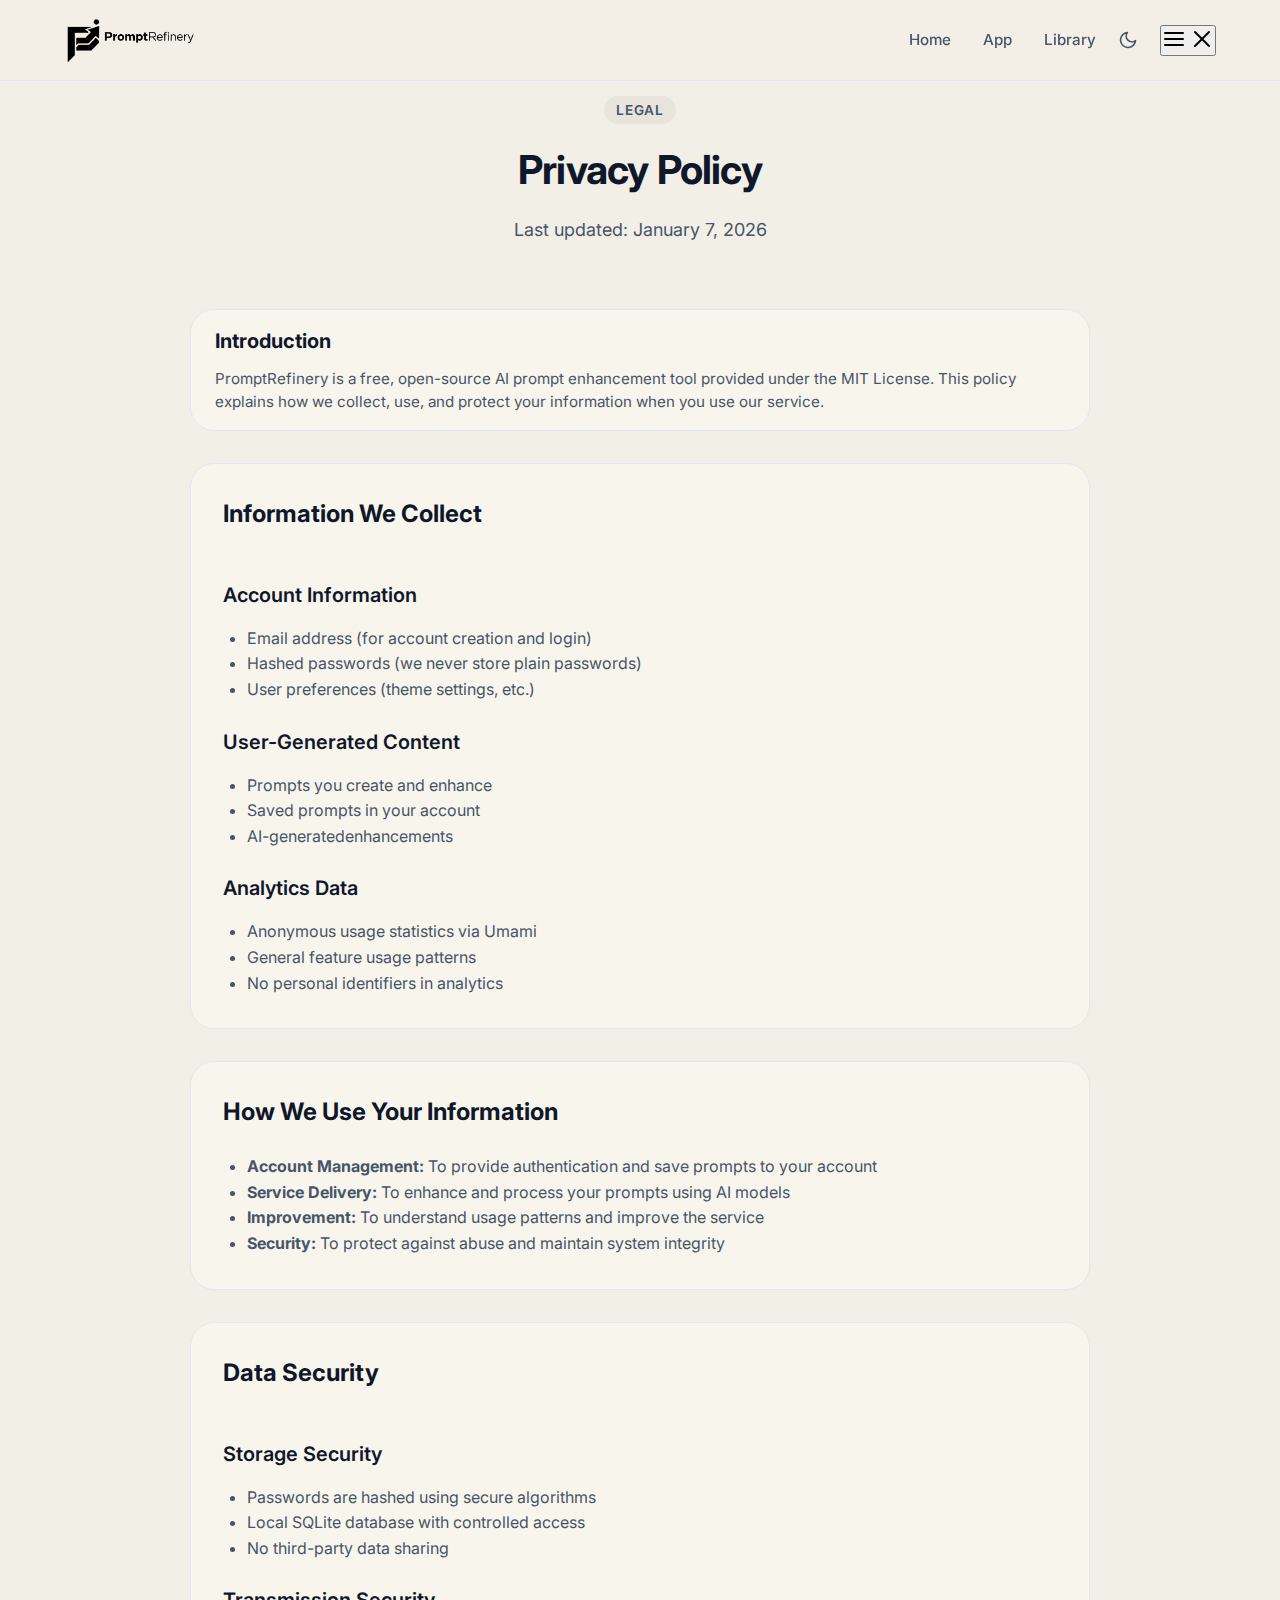
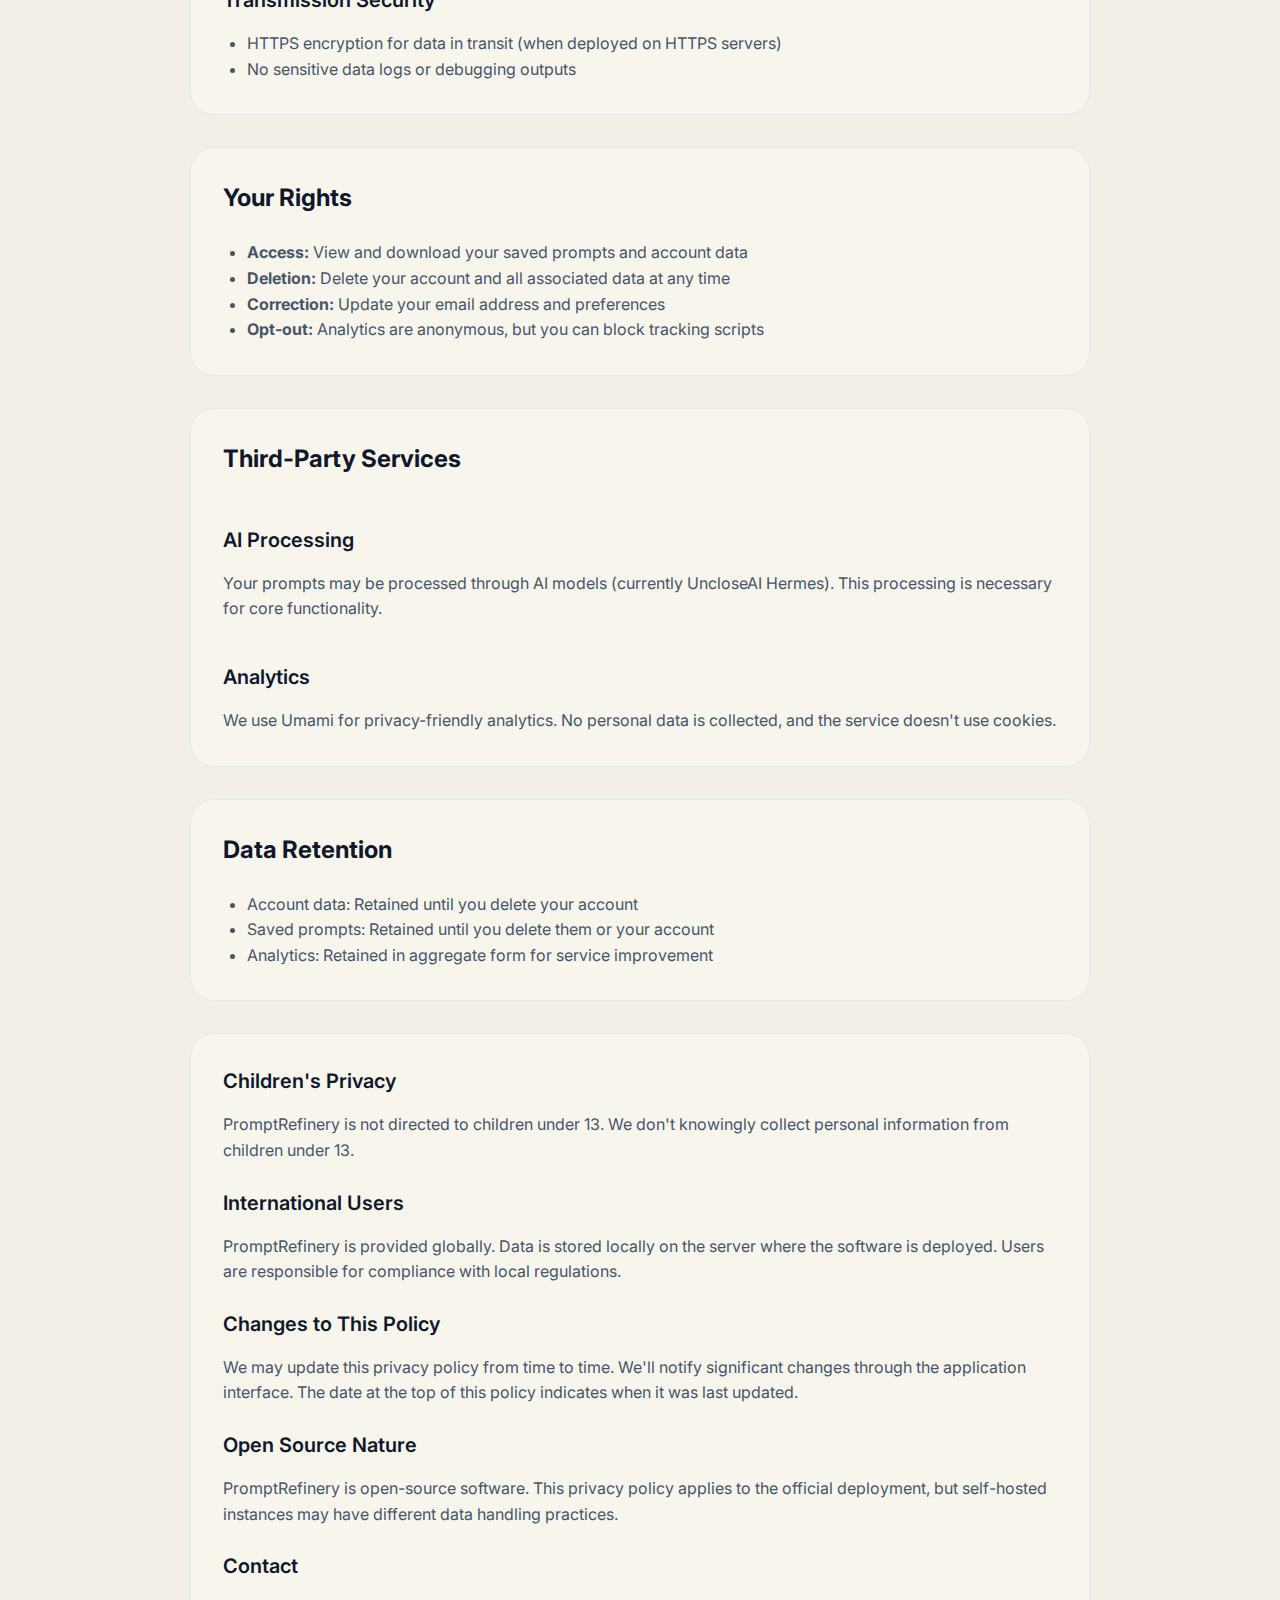
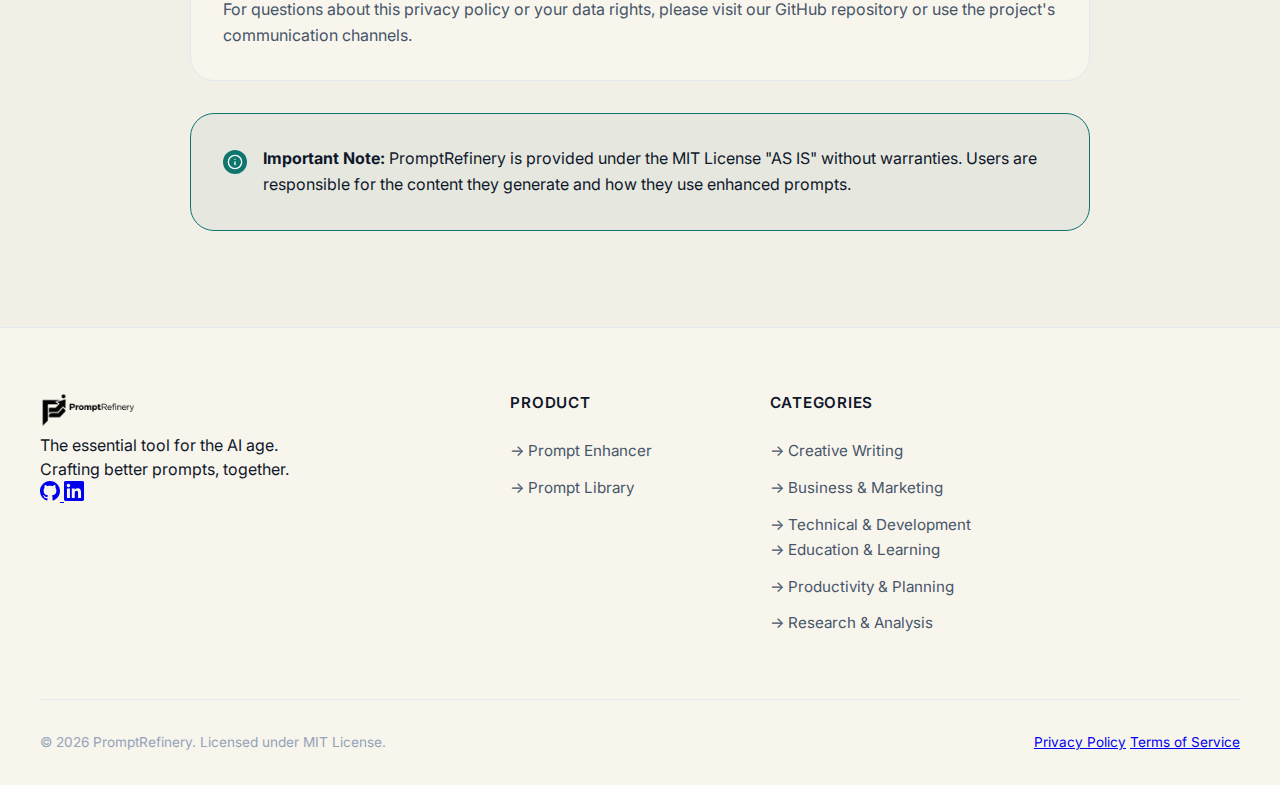
<file: privacy-policy.html>
<!DOCTYPE html>
<html lang="en">
<head>
    <meta charset="UTF-8">
    <meta name="viewport" content="width=device-width, initial-scale=1.0">
    <meta name="description" content="Privacy Policy for PromptRefinery - How we collect, use, and protect your data.">
    <title>Privacy Policy - PromptRefinery</title>
    <link rel="icon" type="image/webp" href="assets/images/favicon.webp">
    <link rel="stylesheet" href="css/styles.css">
    <link rel="stylesheet" href="css/landing.css">
    <link rel="preconnect" href="https://fonts.googleapis.com">
    <link rel="preconnect" href="https://fonts.gstatic.com" crossorigin>
    <link href="https://fonts.googleapis.com/css2?family=Inter:wght@400;500;600;700;800&display=swap" rel="stylesheet">
    <script>
        (function() {
            try {
                const savedTheme = localStorage.getItem('theme');
                const systemPrefersDark = window.matchMedia('(prefers-color-scheme: dark)').matches;
                const theme = savedTheme || (systemPrefersDark ? 'dark' : 'light');
                document.documentElement.setAttribute('data-theme', theme);
            } catch (e) {}
        })();
    </script>
</head>
<body>
    <header class="landing-header">
        <nav class="landing-nav">
            <a href="index.html" class="landing-logo">
                <img src="assets/images/logo-light-background.webp" alt="PromptRefinery" height="48" id="nav-logo">
            </a>
            
            <div class="nav-right" style="display: flex; align-items: center; gap: 1rem;">
                <div class="landing-links">
                    <a href="index.html" class="landing-link">Home</a>
                    <a href="app.html" class="landing-link">App</a>
                    <a href="prompt-library.html" class="landing-link">Library</a>
                </div>

                <button id="theme-toggle" class="icon-btn" title="Toggle theme">
                    <!-- Sun/Moon Icons -->
                    <svg class="sun-icon" width="20" height="20" viewBox="0 0 24 24" fill="none" stroke="currentColor" stroke-width="2" stroke-linecap="round" stroke-linejoin="round">
                        <circle cx="12" cy="12" r="5"></circle>
                        <line x1="12" y1="1" x2="12" y2="3"></line>
                        <line x1="12" y1="21" x2="12" y2="23"></line>
                        <line x1="4.22" y1="4.22" x2="5.64" y2="5.64"></line>
                        <line x1="18.36" y1="18.36" x2="19.78" y2="19.78"></line>
                        <line x1="1" y1="12" x2="3" y2="12"></line>
                        <line x1="21" y1="12" x2="23" y2="12"></line>
                        <line x1="4.22" y1="19.78" x2="5.64" y2="18.36"></line>
                        <line x1="18.36" y1="5.64" x2="19.78" y2="4.22"></line>
                    </svg>
                    <svg class="moon-icon" width="20" height="20" viewBox="0 0 24 24" fill="none" stroke="currentColor" stroke-width="2" stroke-linecap="round" stroke-linejoin="round">
                        <path d="M21 12.79A9 9 0 1 1 11.21 3 7 7 0 0 0 21 12.79z"></path>
                    </svg>
                </button>
                
                <button class="mobile-menu-btn" aria-label="Toggle menu">
                    <svg class="hamburger-icon" width="24" height="24" viewBox="0 0 24 24" fill="none" stroke="currentColor" stroke-width="2" stroke-linecap="round" stroke-linejoin="round">
                        <line x1="3" y1="12" x2="21" y2="12"></line>
                        <line x1="3" y1="6" x2="21" y2="6"></line>
                        <line x1="3" y1="18" x2="21" y2="18"></line>
                    </svg>
                    <svg class="cross-icon" width="24" height="24" viewBox="0 0 24 24" fill="none" stroke="currentColor" stroke-width="2" stroke-linecap="round" stroke-linejoin="round">
                        <line x1="5" y1="5" x2="19" y2="19"></line>
                        <line x1="19" y1="5" x2="5" y2="19"></line>
                    </svg>
                </button>
            </div>
        </nav>
    </header>

    <main style="padding: 6rem 1.5rem; background: var(--bg-body); min-height: 100vh;">
        <div class="section-container" style="max-width: 900px;">
            <div class="section-header">
                <span class="section-badge">Legal</span>
                <h1 class="section-title">Privacy Policy</h1>
                <p class="section-subtitle">Last updated: January 7, 2026</p>
            </div>

            <div class="bento-grid" style="grid-template-columns: 1fr; gap: 2rem; margin-top: 4rem; grid-auto-rows: auto;">
                
                <!-- Introduction -->
                <div class="bento-card" style="padding: 1rem 1.5rem;">
                    <h2 style="font-size: 1.25rem; font-weight: 700; color: var(--text-main); margin-bottom: 0.75rem;">Introduction</h2>
                    <p style="color: var(--text-muted); line-height: 1.5; font-size: 0.95rem;">
                        PromptRefinery is a free, open-source AI prompt enhancement tool provided under the MIT License. This policy explains how we collect, use, and protect your information when you use our service.
                    </p>
                </div>

                <!-- Information We Collect -->
                <div class="bento-card">
                    <h2 style="font-size: 1.5rem; font-weight: 700; color: var(--text-main); margin-bottom: 1.5rem;">Information We Collect</h2>
                    
                    <h3 style="font-size: 1.25rem; font-weight: 600; color: var(--text-main); margin: 1.5rem 0 1rem;">Account Information</h3>
                    <ul style="list-style-type: disc; margin-left: 1.5rem; color: var(--text-muted); line-height: 1.6;">
                        <li>Email address (for account creation and login)</li>
                        <li>Hashed passwords (we never store plain passwords)</li>
                        <li>User preferences (theme settings, etc.)</li>
                    </ul>

                    <h3 style="font-size: 1.25rem; font-weight: 600; color: var(--text-main); margin: 1.5rem 0 1rem;">User-Generated Content</h3>
                    <ul style="list-style-type: disc; margin-left: 1.5rem; color: var(--text-muted); line-height: 1.6;">
                        <li>Prompts you create and enhance</li>
                        <li>Saved prompts in your account</li>
                        <li>AI-generatedenhancements</li>
                    </ul>

                    <h3 style="font-size: 1.25rem; font-weight: 600; color: var(--text-main); margin: 1.5rem 0 1rem;">Analytics Data</h3>
                    <ul style="list-style-type: disc; margin-left: 1.5rem; color: var(--text-muted); line-height: 1.6;">
                        <li>Anonymous usage statistics via Umami</li>
                        <li>General feature usage patterns</li>
                        <li>No personal identifiers in analytics</li>
                    </ul>
                </div>

                <!-- How We Use Your Information -->
                <div class="bento-card">
                    <h2 style="font-size: 1.5rem; font-weight: 700; color: var(--text-main); margin-bottom: 1.5rem;">How We Use Your Information</h2>
                    <ul style="list-style-type: disc; margin-left: 1.5rem; color: var(--text-muted); line-height: 1.6;">
                        <li><strong>Account Management:</strong> To provide authentication and save prompts to your account</li>
                        <li><strong>Service Delivery:</strong> To enhance and process your prompts using AI models</li>
                        <li><strong>Improvement:</strong> To understand usage patterns and improve the service</li>
                        <li><strong>Security:</strong> To protect against abuse and maintain system integrity</li>
                    </ul>
                </div>

                <!-- Data Security -->
                <div class="bento-card">
                    <h2 style="font-size: 1.5rem; font-weight: 700; color: var(--text-main); margin-bottom: 1.5rem;">Data Security</h2>
                    
                    <h3 style="font-size: 1.25rem; font-weight: 600; color: var(--text-main); margin: 1.5rem 0 1rem;">Storage Security</h3>
                    <ul style="list-style-type: disc; margin-left: 1.5rem; color: var(--text-muted); line-height: 1.6;">
                        <li>Passwords are hashed using secure algorithms</li>
                        <li>Local SQLite database with controlled access</li>
                        <li>No third-party data sharing</li>
                    </ul>

                    <h3 style="font-size: 1.25rem; font-weight: 600; color: var(--text-main); margin: 1.5rem 0 1rem;">Transmission Security</h3>
                    <ul style="list-style-type: disc; margin-left: 1.5rem; color: var(--text-muted); line-height: 1.6;">
                        <li>HTTPS encryption for data in transit (when deployed on HTTPS servers)</li>
                        <li>No sensitive data logs or debugging outputs</li>
                    </ul>
                </div>

                <!-- Your Rights -->
                <div class="bento-card">
                    <h2 style="font-size: 1.5rem; font-weight: 700; color: var(--text-main); margin-bottom: 1.5rem;">Your Rights</h2>
                    <ul style="list-style-type: disc; margin-left: 1.5rem; color: var(--text-muted); line-height: 1.6;">
                        <li><strong>Access:</strong> View and download your saved prompts and account data</li>
                        <li><strong>Deletion:</strong> Delete your account and all associated data at any time</li>
                        <li><strong>Correction:</strong> Update your email address and preferences</li>
                        <li><strong>Opt-out:</strong> Analytics are anonymous, but you can block tracking scripts</li>
                    </ul>
                </div>

                <!-- Third-Party Services -->
                <div class="bento-card">
                    <h2 style="font-size: 1.5rem; font-weight: 700; color: var(--text-main); margin-bottom: 1.5rem;">Third-Party Services</h2>
                    
                    <h3 style="font-size: 1.25rem; font-weight: 600; color: var(--text-main); margin: 1.5rem 0 1rem;">AI Processing</h3>
                    <p style="color: var(--text-muted); line-height: 1.6; margin-bottom: 1rem;">
                        Your prompts may be processed through AI models (currently UncloseAI Hermes). This processing is necessary for core functionality.
                    </p>

                    <h3 style="font-size: 1.25rem; font-weight: 600; color: var(--text-main); margin: 1.5rem 0 1rem;">Analytics</h3>
                    <p style="color: var(--text-muted); line-height: 1.6;">
                        We use Umami for privacy-friendly analytics. No personal data is collected, and the service doesn't use cookies.
                    </p>
                </div>

                <!-- Data Retention -->
                <div class="bento-card">
                    <h2 style="font-size: 1.5rem; font-weight: 700; color: var(--text-main); margin-bottom: 1.5rem;">Data Retention</h2>
                    <ul style="list-style-type: disc; margin-left: 1.5rem; color: var(--text-muted); line-height: 1.6;">
                        <li>Account data: Retained until you delete your account</li>
                        <li>Saved prompts: Retained until you delete them or your account</li>
                        <li>Analytics: Retained in aggregate form for service improvement</li>
                    </ul>
                </div>

                <!-- Additional Sections -->
                <div class="bento-card">
                    <h3 style="font-size: 1.25rem; font-weight: 600; color: var(--text-main); margin-bottom: 1rem;">Children's Privacy</h3>
                    <p style="color: var(--text-muted); line-height: 1.6; margin-bottom: 1.5rem;">
                        PromptRefinery is not directed to children under 13. We don't knowingly collect personal information from children under 13.
                    </p>

                    <h3 style="font-size: 1.25rem; font-weight: 600; color: var(--text-main); margin-bottom: 1rem;">International Users</h3>
                    <p style="color: var(--text-muted); line-height: 1.6; margin-bottom: 1.5rem;">
                        PromptRefinery is provided globally. Data is stored locally on the server where the software is deployed. Users are responsible for compliance with local regulations.
                    </p>

                    <h3 style="font-size: 1.25rem; font-weight: 600; color: var(--text-main); margin-bottom: 1rem;">Changes to This Policy</h3>
                    <p style="color: var(--text-muted); line-height: 1.6; margin-bottom: 1.5rem;">
                        We may update this privacy policy from time to time. We'll notify significant changes through the application interface. The date at the top of this policy indicates when it was last updated.
                    </p>

                    <h3 style="font-size: 1.25rem; font-weight: 600; color: var(--text-main); margin-bottom: 1rem;">Open Source Nature</h3>
                    <p style="color: var(--text-muted); line-height: 1.6; margin-bottom: 1.5rem;">
                        PromptRefinery is open-source software. This privacy policy applies to the official deployment, but self-hosted instances may have different data handling practices.
                    </p>

                    <h3 style="font-size: 1.25rem; font-weight: 600; color: var(--text-main); margin-bottom: 1rem;">Contact</h3>
                    <p style="color: var(--text-muted); line-height: 1.6;">
                        For questions about this privacy policy or your data rights, please visit our GitHub repository or use the project's communication channels.
                    </p>
                </div>

                <!-- Important Notice -->
                <div class="bento-card" style="background: rgba(var(--primary-rgb), 0.05); border-color: var(--primary);">
                    <div style="display: flex; align-items: flex-start; gap: 1rem;">
                        <div style="flex-shrink: 0; width: 24px; height: 24px; background: var(--primary); border-radius: 50%; display: flex; align-items: center; justify-content: center; margin-top: 0.25rem;">
                            <svg width="16" height="16" viewBox="0 0 24 24" fill="none" stroke="white" stroke-width="2" stroke-linecap="round" stroke-linejoin="round">
                                <circle cx="12" cy="12" r="10"></circle>
                                <line x1="12" y1="16" x2="12" y2="12"></line>
                                <line x1="12" y1="8" x2="12.01" y2="8"></line>
                            </svg>
                        </div>
                        <p style="color: var(--text-main); line-height: 1.6; margin: 0;">
                            <strong>Important Note:</strong> PromptRefinery is provided under the MIT License "AS IS" without warranties. Users are responsible for the content they generate and how they use enhanced prompts.
                        </p>
                    </div>
                </div>

            </div>
        </div>
    </main>

    <footer class="landing-footer">
        <div class="footer-decoration"></div>
        <div class="footer-content">
            <div class="footer-col footer-brand">
                <img src="assets/images/logo-light-background.webp" alt="PromptRefinery" height="35" id="footer-logo">
                <p class="footer-tagline">
                    The essential tool for the AI age. <br>Crafting better prompts, together.
                </p>
                <div class="footer-social">
                    <a href="https://github.com/Nomi1999/promptrefinery" class="social-icon" aria-label="GitHub">
                        <svg width="20" height="20" viewBox="0 0 24 24" fill="currentColor">
                            <path d="M12 0c-6.626 0-12 5.373-12 12 0 5.302 3.438 9.8 8.207 11.387.599.111.793-.261.793-.577v-2.234c-3.338.726-4.033-1.416-4.033-1.416-.546-1.387-1.333-1.756-1.333-1.756-1.089-.745.083-.729.083-.729 1.205.084 1.839 1.237 1.839 1.237 1.07 1.834 2.807 1.304 3.492.997.107-.775.418-1.305.762-1.604-2.665-.305-5.467-1.334-5.467-5.931 0-1.311.469-2.381 1.236-3.221-.124-.303-.535-1.524.117-3.176 0 0 1.008-.322 3.301 1.23.957-.266 1.983-.399 3.003-.404 1.02.005 2.047.138 3.006.404 2.291-1.552 3.297-1.23 3.297-1.23.653 1.653.242 2.874.118 3.176.77.84 1.235 1.911 1.235 3.221 0 4.609-2.807 5.624-5.479 5.921.43.372.823 1.102.823 2.222v3.293c0 .319.192.694.801.576 4.765-1.589 8.199-6.086 8.199-11.386 0-6.627-5.373-12-12-12z"/>
                        </svg>
                    </a>
                    <a href="https://www.linkedin.com/in/muhammadnaumanahmed/" class="social-icon" aria-label="LinkedIn">
                        <svg width="20" height="20" viewBox="0 0 24 24" fill="currentColor">
                            <path d="M20.447 20.452h-3.554v-5.569c0-1.328-.027-3.037-1.852-3.037-1.853 0-2.136 1.445-2.136 2.939v5.667H9.351V9h3.414v1.561h.046c.477-.9 1.637-1.85 3.37-1.85 3.601 0 4.267 2.37 4.267 5.455v6.286zM5.337 7.433c-1.144 0-2.063-.926-2.063-2.065 0-1.138.92-2.063 2.063-2.063 1.14 0 2.064.925 2.064 2.063 0 1.139-.925 2.065-2.064 2.065zm1.782 13.019H3.555V9h3.564v11.452zM22.225 0H1.771C.792 0 0 .774 0 1.729v20.542C0 23.227.792 24 1.771 24h20.451C23.2 24 24 23.227 24 22.271V1.729C24 .774 23.2 0 22.222 0h.003z"/>
                        </svg>
                    </a>
                </div>
            </div>
            <div class="footer-col">
                <h4>Product</h4>
                <ul class="footer-links">
                    <li><a href="app.html">
                        <span class="link-icon">→</span>
                        <span>Prompt Enhancer</span>
                    </a></li>
                    <li><a href="prompt-library.html">
                        <span class="link-icon">→</span>
                        <span>Prompt Library</span>
                    </a></li>
                </ul>
            </div>
            <div class="footer-col">
                <h4>Categories</h4>
                <div class="footer-categories-grid">
                    <ul class="footer-links">
                        <li><a href="prompt-library.html?category=creative">
                            <span class="link-icon">→</span>
                            <span>Creative Writing</span>
                        </a></li>
                        <li><a href="prompt-library.html?category=business">
                            <span class="link-icon">→</span>
                            <span>Business & Marketing</span>
                        </a></li>
                        <li><a href="prompt-library.html?category=technical">
                            <span class="link-icon">→</span>
                            <span>Technical & Development</span>
                        </a></li>
                    </ul>
                    <ul class="footer-links">
                        <li><a href="prompt-library.html?category=education">
                            <span class="link-icon">→</span>
                            <span>Education & Learning</span>
                        </a></li>
                        <li><a href="prompt-library.html?category=productivity">
                            <span class="link-icon">→</span>
                            <span>Productivity & Planning</span>
                        </a></li>
                        <li><a href="prompt-library.html?category=research">
                            <span class="link-icon">→</span>
                            <span>Research & Analysis</span>
                        </a></li>
                    </ul>
                </div>
            </div>
        </div>
        <div class="footer-bottom">
            <div>&copy; 2026 PromptRefinery. Licensed under MIT License.</div>
            <div class="footer-bottom-links">
                <a href="privacy-policy.html">Privacy Policy</a>
                <a href="terms-of-service.html">Terms of Service</a>
            </div>
        </div>
    </footer>

    <script src="js/landing.js"></script>
</body>
</html>
</file>
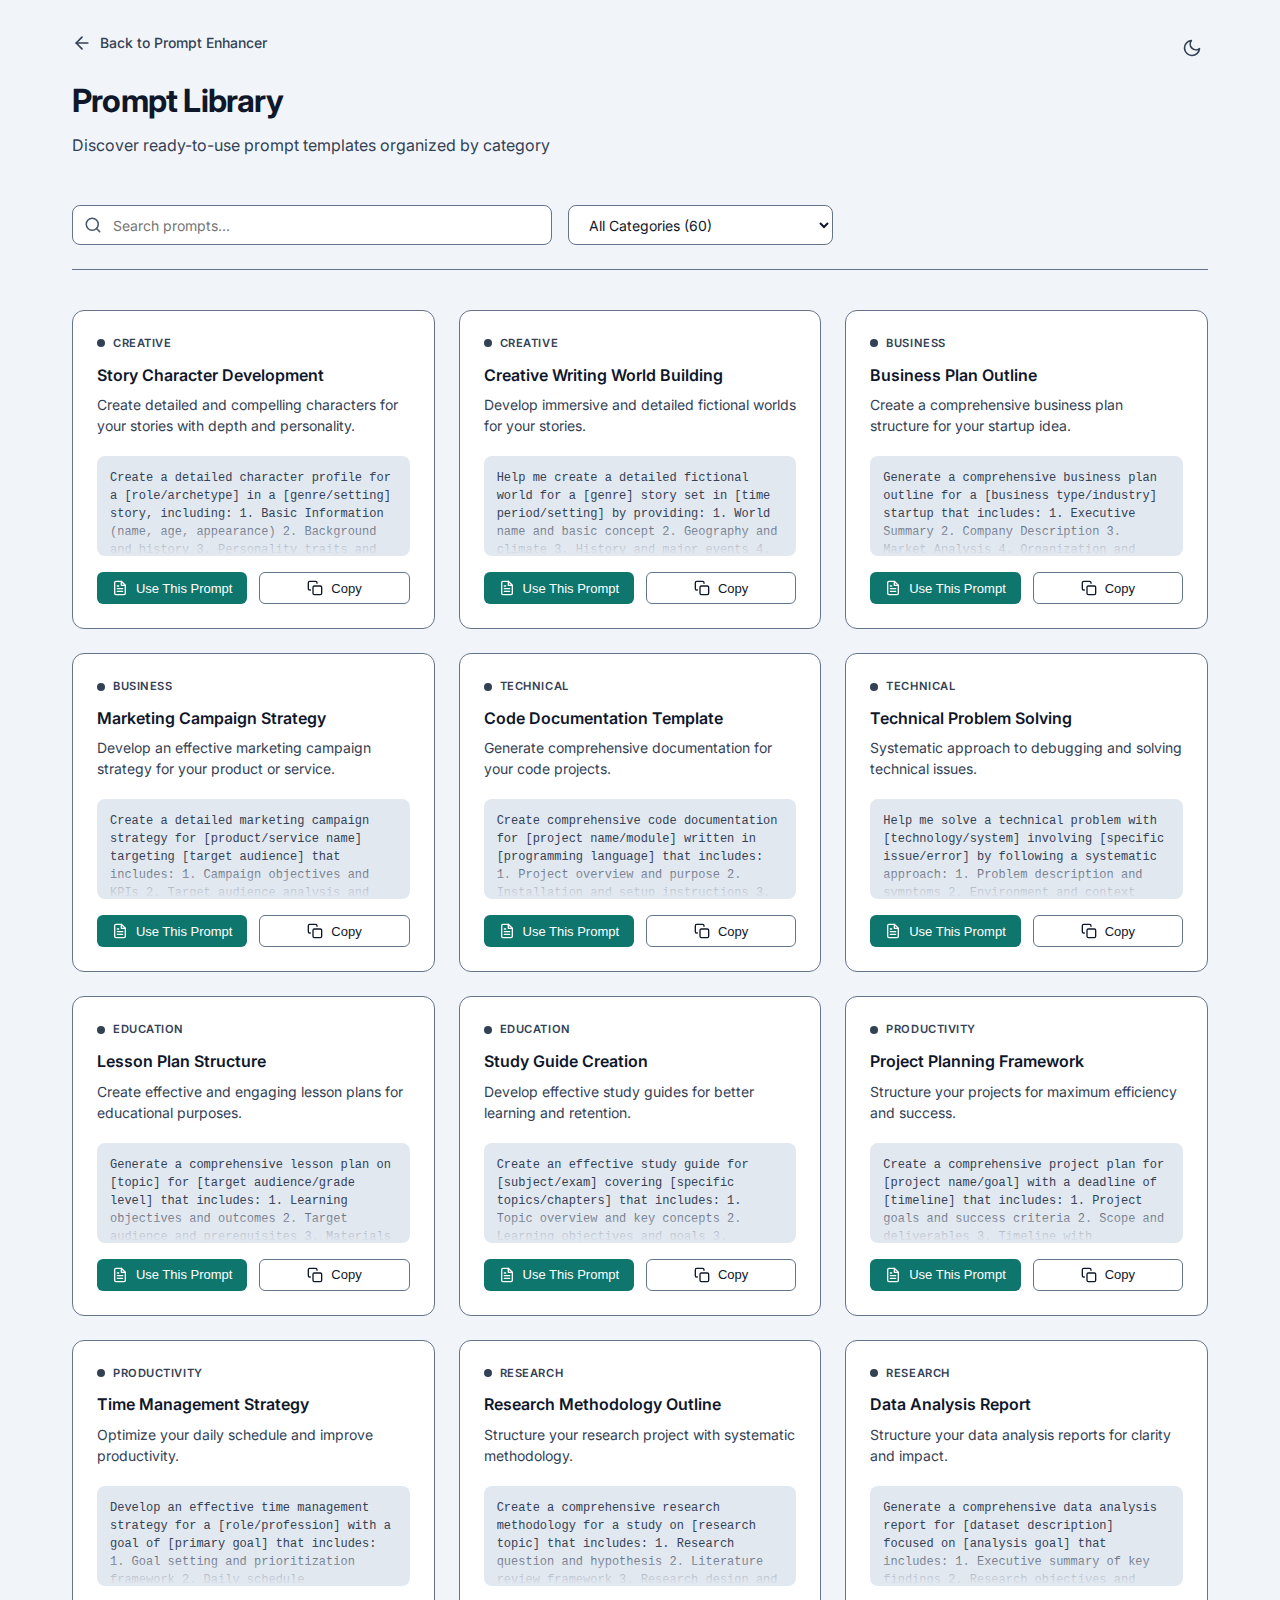
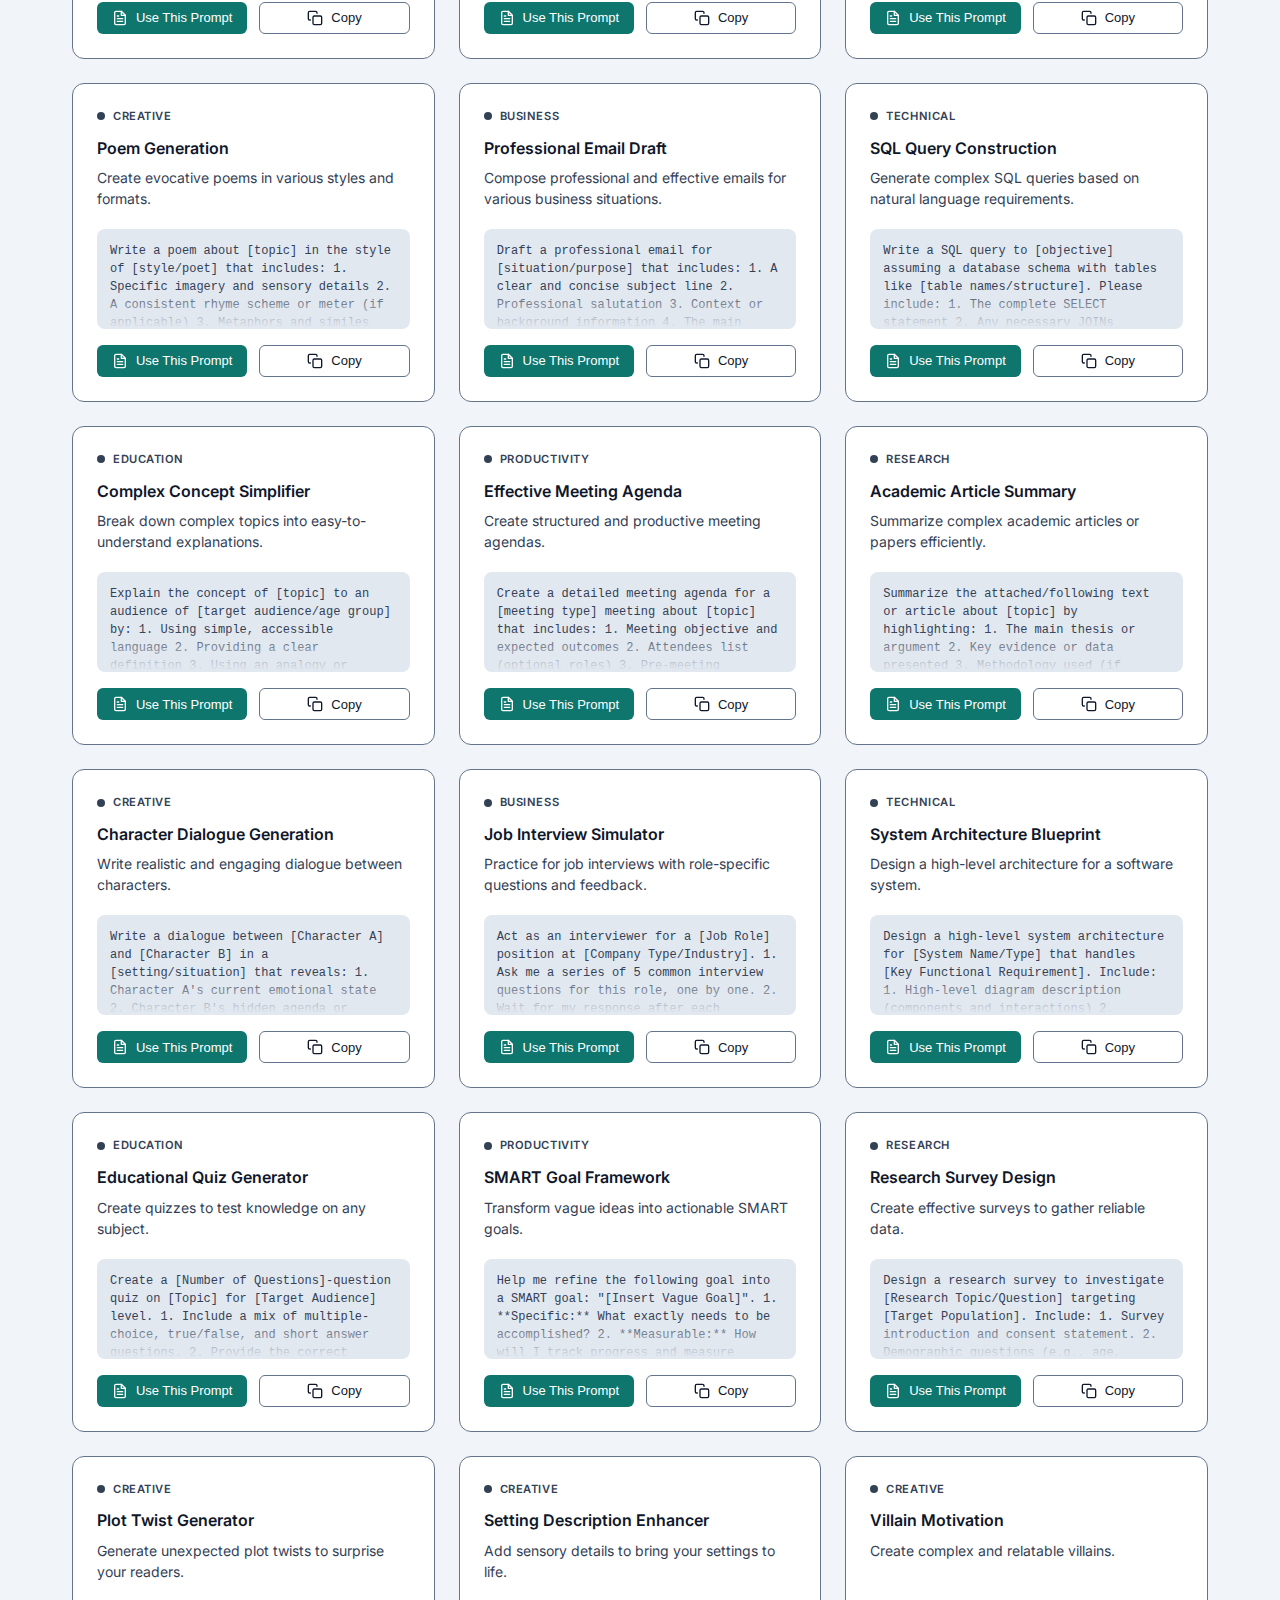
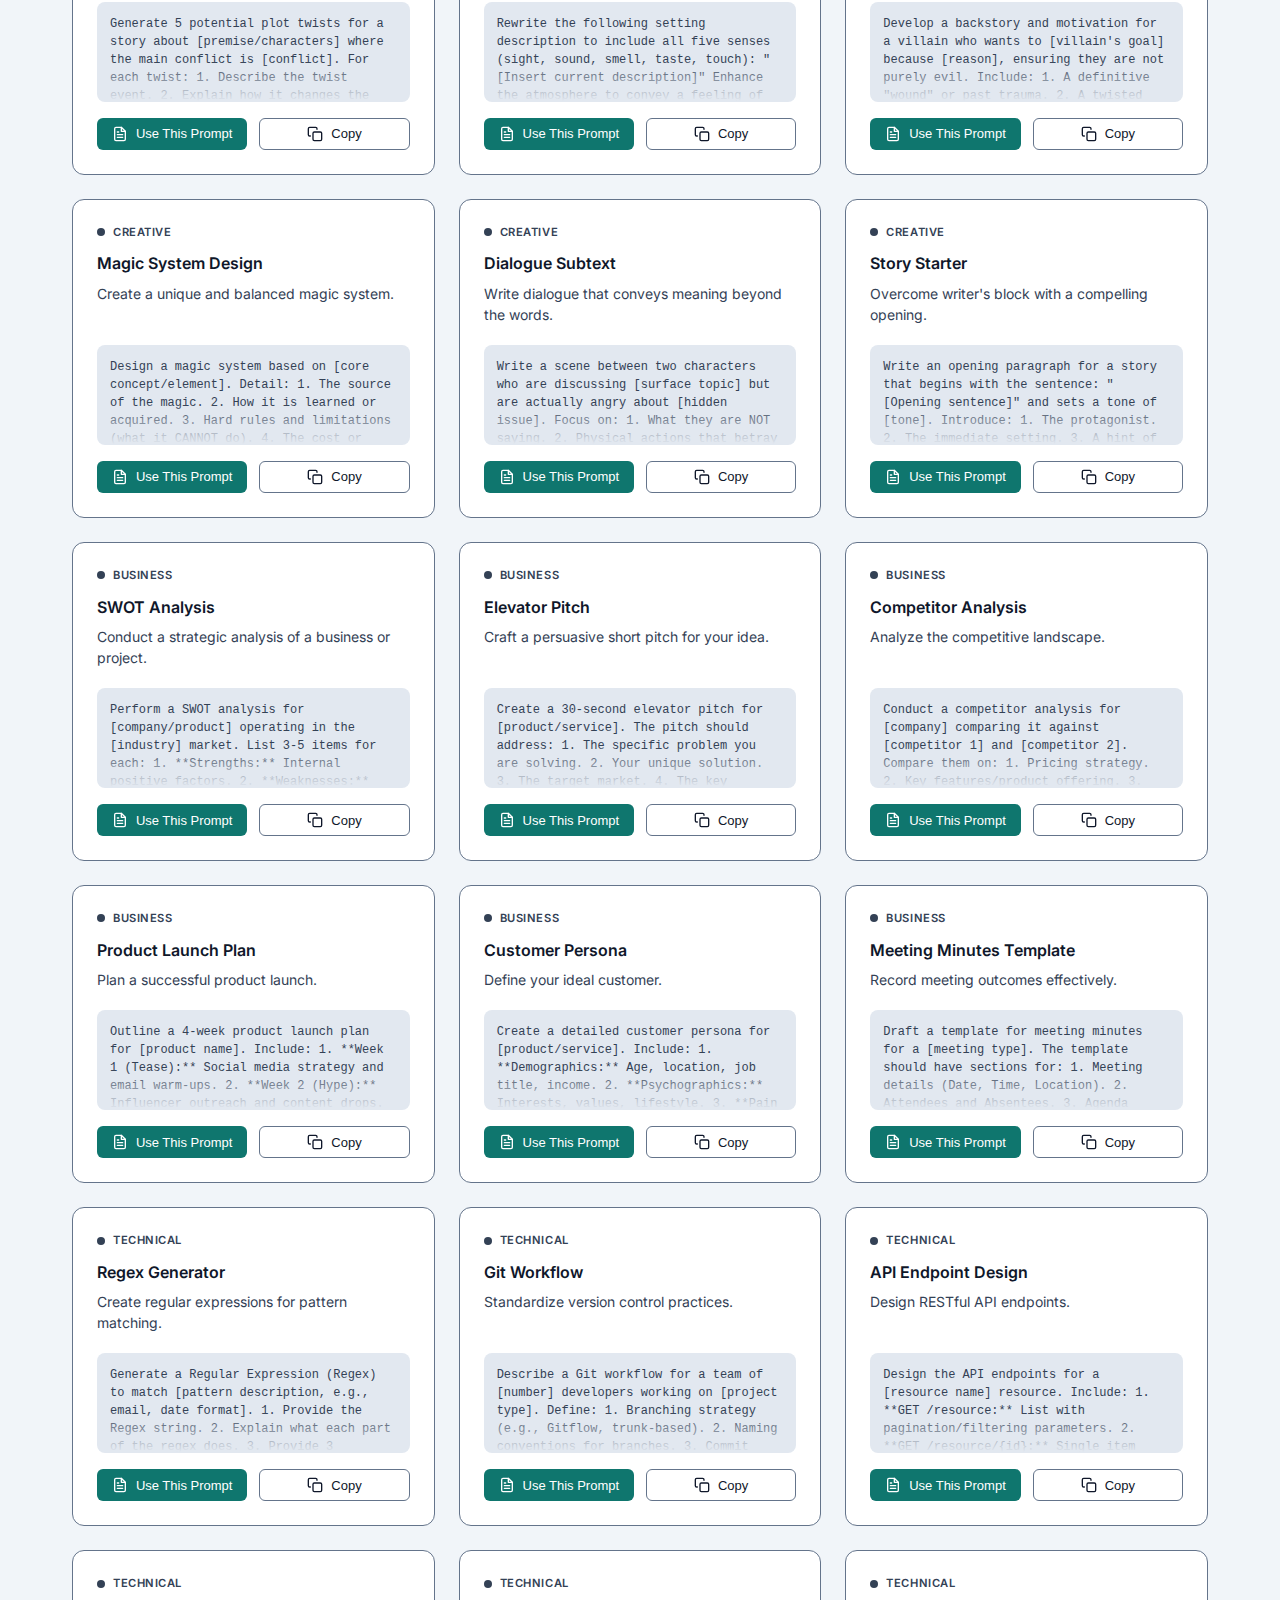
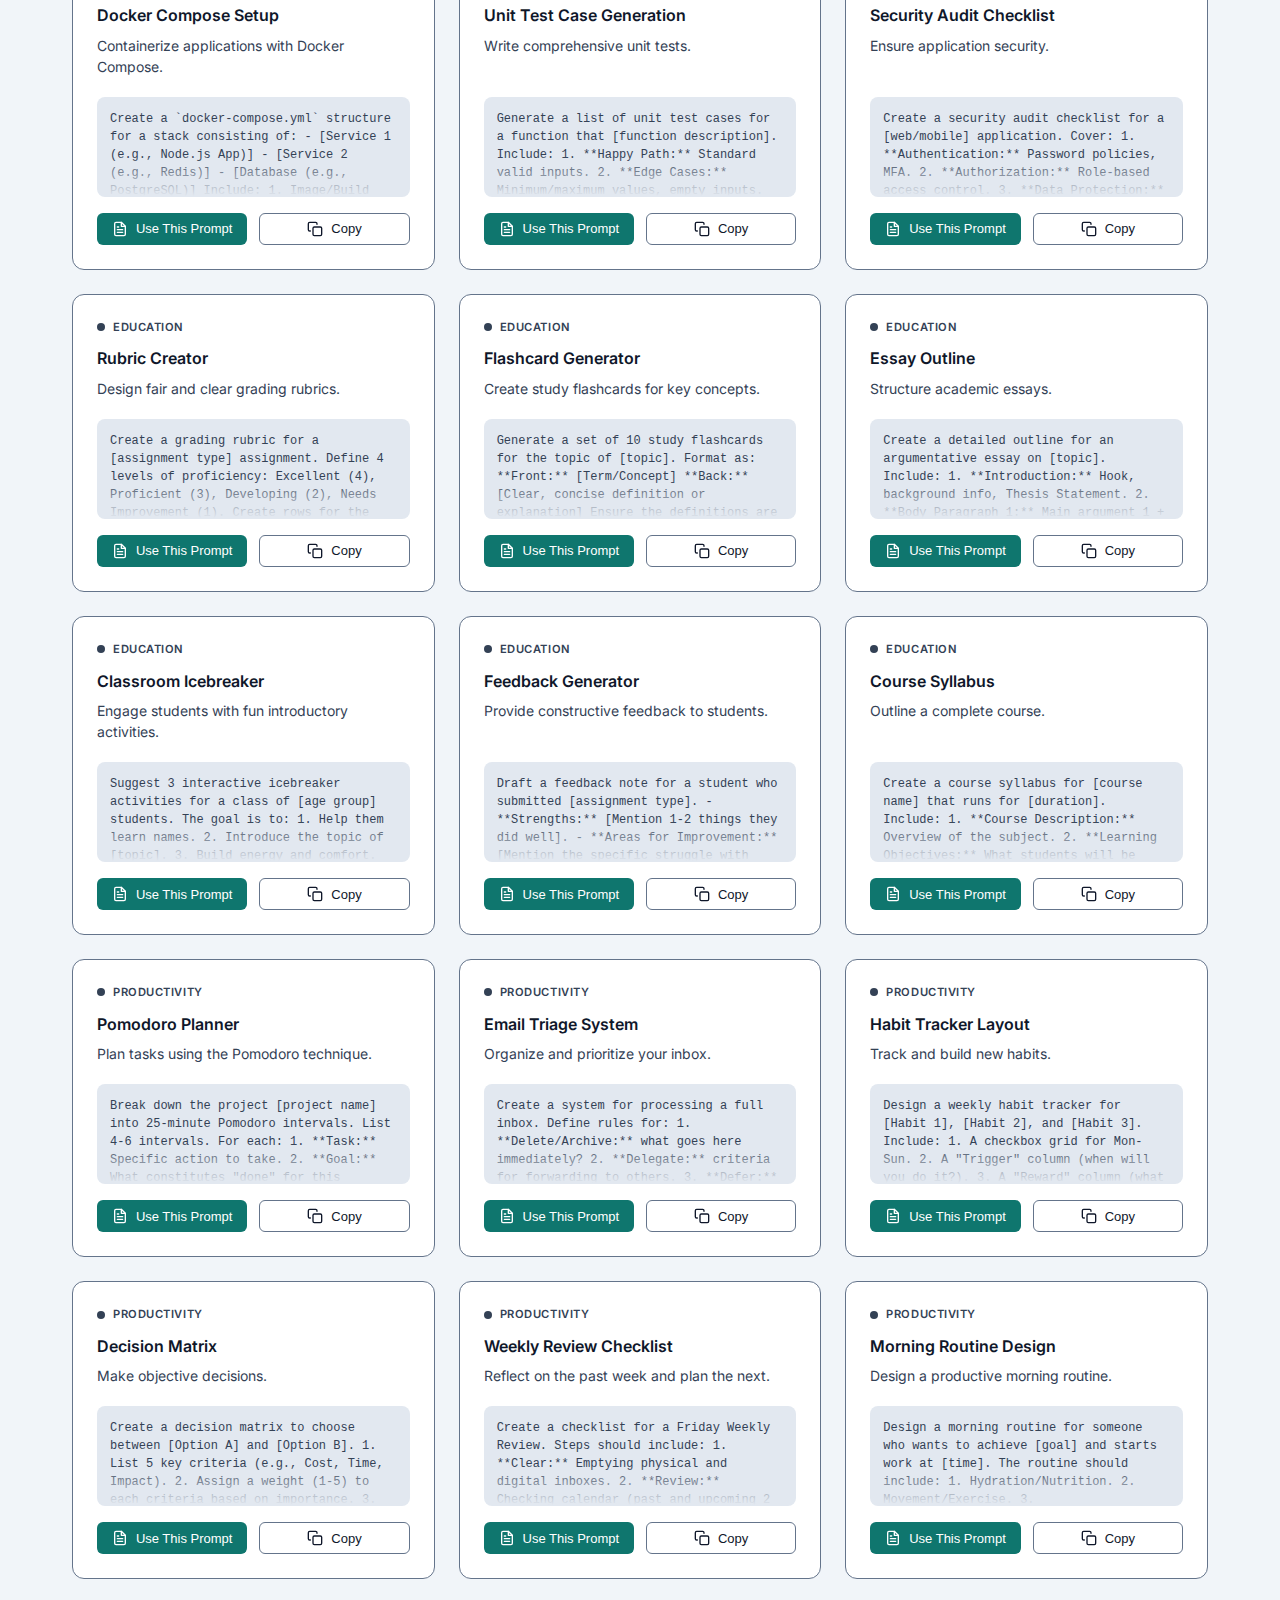
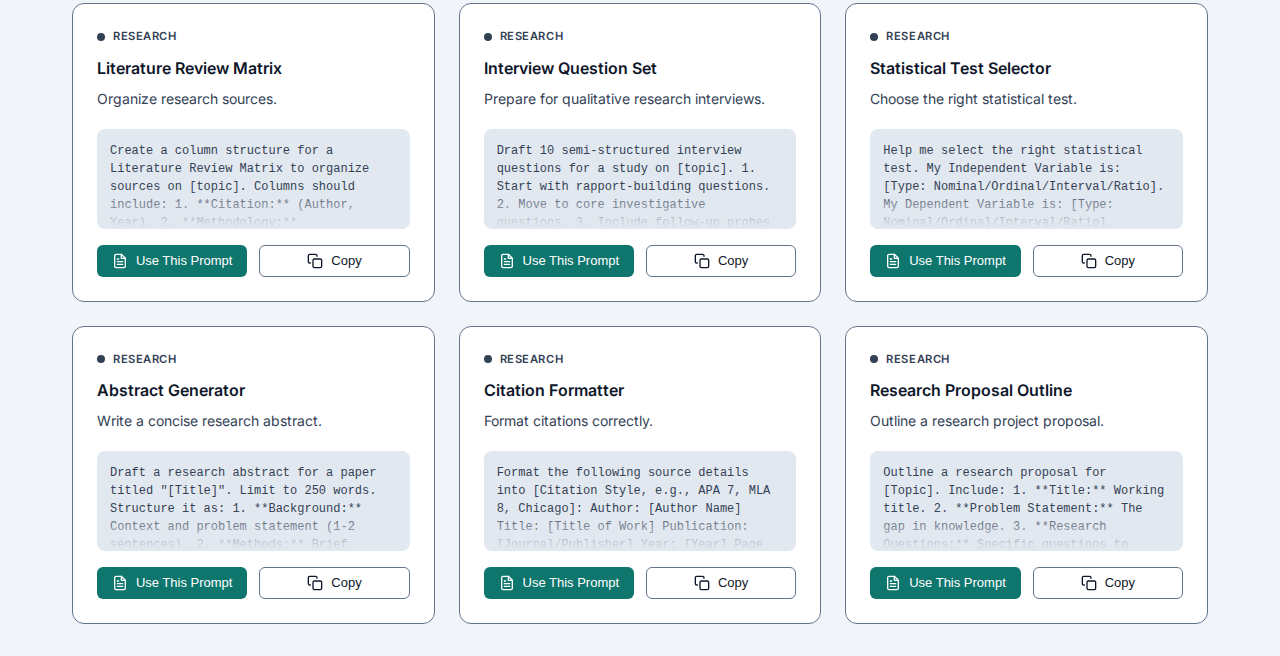
<file: prompt-library.html>
<!DOCTYPE html>
<html lang="en">
<head>
    <meta charset="UTF-8">
    <meta name="viewport" content="width=device-width, initial-scale=1.0">
    <meta name="description" content="Browse our collection of curated prompt templates for various use cases">
    <title>Prompt Library - Curated Prompt Templates</title>
    <link rel="stylesheet" href="css/styles.css">
    <link rel="preconnect" href="https://fonts.googleapis.com">
    <link rel="preconnect" href="https://fonts.gstatic.com" crossorigin>
    <link href="https://fonts.googleapis.com/css2?family=Inter:wght@400;500;600;700&display=swap" rel="stylesheet">
</head>
<body class="library-page">
    <div class="library-container">
        <header class="library-header">
            <div class="header-content">
                <a href="index.html" class="back-btn">
                    <svg width="20" height="20" viewBox="0 0 24 24" fill="none" stroke="currentColor" stroke-width="2" stroke-linecap="round" stroke-linejoin="round">
                        <path d="M19 12H5"></path>
                        <polyline points="12 19 5 12 12 5"></polyline>
                    </svg>
                    Back to Prompt Enhancer
                </a>
                <h1 class="library-title">Prompt Library</h1>
                <p class="library-subtitle">Discover ready-to-use prompt templates organized by category</p>
            </div>
            <div class="header-actions">
                <button id="theme-toggle" class="icon-btn" title="Toggle theme">
                    <!-- Sun Icon (Light Mode) -->
                    <svg class="sun-icon" width="20" height="20" viewBox="0 0 24 24" fill="none" stroke="currentColor" stroke-width="2" stroke-linecap="round" stroke-linejoin="round" style="display: none;">
                        <circle cx="12" cy="12" r="5"></circle>
                        <line x1="12" y1="1" x2="12" y2="3"></line>
                        <line x1="12" y1="21" x2="12" y2="23"></line>
                        <line x1="4.22" y1="4.22" x2="5.64" y2="5.64"></line>
                        <line x1="18.36" y1="18.36" x2="19.78" y2="19.78"></line>
                        <line x1="1" y1="12" x2="3" y2="12"></line>
                        <line x1="21" y1="12" x2="23" y2="12"></line>
                        <line x1="4.22" y1="19.78" x2="5.64" y2="18.36"></line>
                        <line x1="18.36" y1="5.64" x2="19.78" y2="4.22"></line>
                    </svg>
                    <!-- Moon Icon (Dark Mode) -->
                    <svg class="moon-icon" width="20" height="20" viewBox="0 0 24 24" fill="none" stroke="currentColor" stroke-width="2" stroke-linecap="round" stroke-linejoin="round">
                        <path d="M21 12.79A9 9 0 1 1 11.21 3 7 7 0 0 0 21 12.79z"></path>
                    </svg>
                </button>
            </div>
        </header>

        <main class="library-main">
            <div class="library-controls">
                <div class="search-container">
                    <input type="text" id="search-input" class="search-input" placeholder="Search prompts...">
                    <svg class="search-icon" width="18" height="18" viewBox="0 0 24 24" fill="none" stroke="currentColor" stroke-width="2" stroke-linecap="round" stroke-linejoin="round">
                        <circle cx="11" cy="11" r="8"></circle>
                        <path d="m21 21-4.35-4.35"></path>
                    </svg>
                </div>
                <div class="category-filter">
                    <select id="category-select" class="category-select">
                        <option value="all">All Categories</option>
                        <option value="creative">Creative Writing</option>
                        <option value="business">Business & Marketing</option>
                        <option value="technical">Technical & Development</option>
                        <option value="education">Education & Learning</option>
                        <option value="productivity">Productivity & Planning</option>
                        <option value="research">Research & Analysis</option>
                    </select>
                </div>
            </div>

            <div class="prompts-grid" id="prompts-grid">
                <!-- Prompts will be dynamically loaded here -->
            </div>
        </main>
    </div>

    <div id="prompt-modal" class="modal-backdrop" aria-hidden="true">
        <div class="modal-container" role="dialog" aria-modal="true">
            <header class="modal-header">
                <div class="modal-title-group">
                    <span id="modal-category" class="prompt-category">Category</span>
                    <h2 id="modal-title" class="modal-title">Prompt Title</h2>
                </div>
                <button id="modal-close-btn" class="icon-btn" aria-label="Close modal">
                    <svg width="20" height="20" viewBox="0 0 24 24" fill="none" stroke="currentColor" stroke-width="2" stroke-linecap="round" stroke-linejoin="round">
                        <line x1="18" y1="6" x2="6" y2="18"></line>
                        <line x1="6" y1="6" x2="18" y2="18"></line>
                    </svg>
                </button>
            </header>
            
            <div class="modal-body">
                <p id="modal-description" class="modal-description">Description goes here...</p>
                <div class="modal-prompt-wrapper">
                    <pre><code id="modal-content" class="modal-prompt-content">Prompt content...</code></pre>
                </div>
            </div>

            <footer class="modal-footer">
                <button id="modal-copy-btn" class="prompt-btn copy-prompt-btn">
                    <svg width="16" height="16" viewBox="0 0 24 24" fill="none" stroke="currentColor" stroke-width="2" stroke-linecap="round" stroke-linejoin="round">
                        <rect x="9" y="9" width="13" height="13" rx="2" ry="2"></rect>
                        <path d="M5 15H4a2 2 0 0 1-2-2V4a2 2 0 0 1 2-2h9a2 2 0 0 1 2 2v1"></path>
                    </svg>
                    Copy
                </button>
                <button id="modal-use-btn" class="prompt-btn use-prompt-btn">
                    <svg width="16" height="16" viewBox="0 0 24 24" fill="none" stroke="currentColor" stroke-width="2" stroke-linecap="round" stroke-linejoin="round">
                        <path d="M14 2H6a2 2 0 0 0-2 2v16a2 2 0 0 0 2 2h12a2 2 0 0 0 2-2V8z"></path>
                        <polyline points="14 2 14 8 20 8"></polyline>
                        <line x1="16" y1="13" x2="8" y2="13"></line>
                        <line x1="16" y1="17" x2="8" y2="17"></line>
                        <polyline points="10 9 9 9 8 9"></polyline>
                    </svg>
                    Use This Prompt
                </button>
            </footer>
        </div>
    </div>

    <script src="js/prompt-library.js"></script>
</body>
</html>
</file>
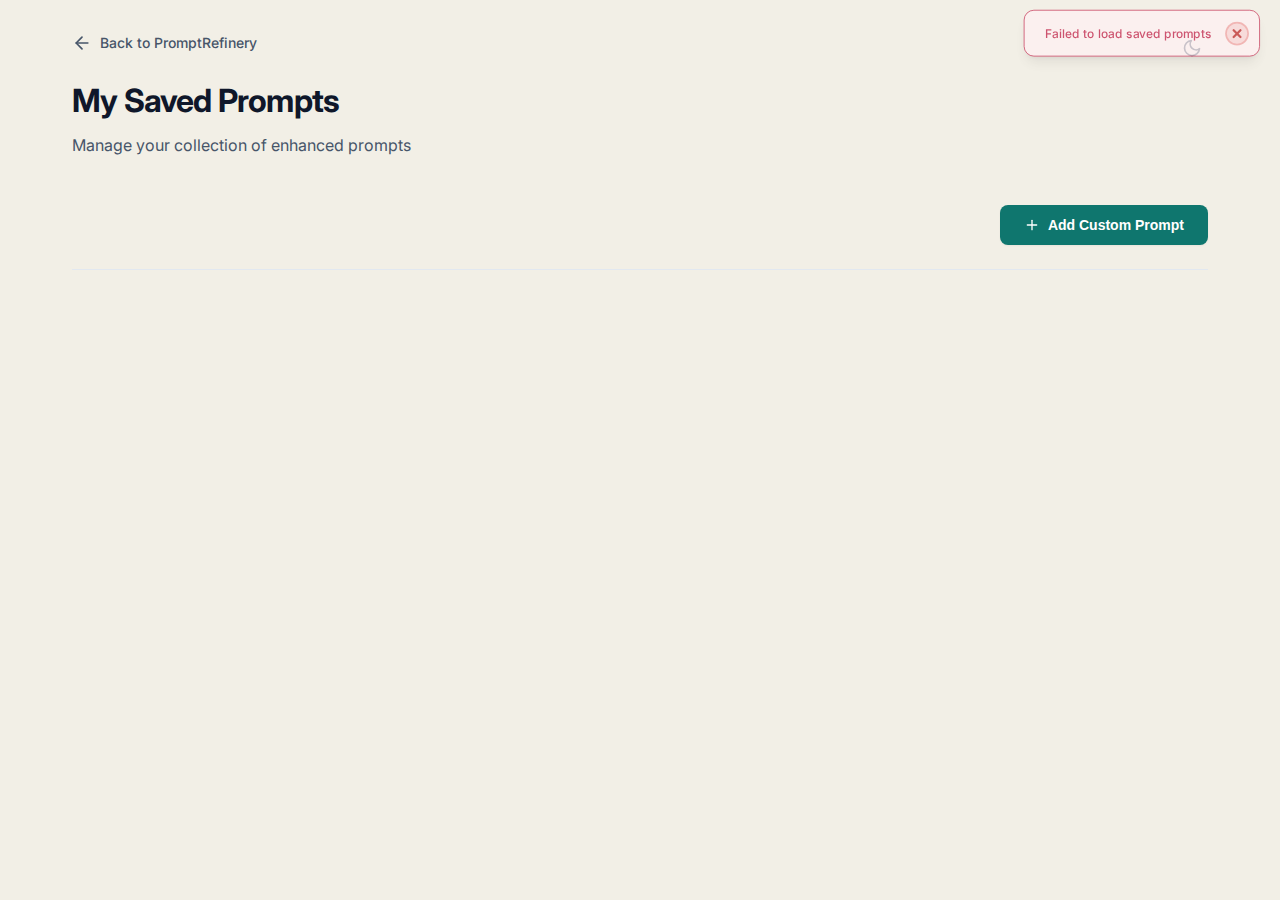
<file: saved-prompts.html>
<!DOCTYPE html>
<html lang="en">
<head>
    <meta charset="UTF-8">
    <meta name="viewport" content="width=device-width, initial-scale=1.0">
    <meta name="description" content="View and manage your saved AI prompts. Access your personalized collection of enhanced prompts for ChatGPT, Claude, and other LLMs.">
    <title>My Saved Prompts - PromptRefinery</title>
    <link rel="icon" type="image/webp" href="assets/images/favicon.webp">
    <link rel="stylesheet" href="css/styles.css">
    <link rel="preconnect" href="https://fonts.googleapis.com">
    <link rel="preconnect" href="https://fonts.gstatic.com" crossorigin>
<link href="https://fonts.googleapis.com/css2?family=Inter:wght@400;500;600;700&display=swap" rel="stylesheet">
    <script defer src="https://cloud.umami.is/script.js" data-website-id="5011ae28-75b3-4ce8-afbc-f39e5d6e0f4e"></script>
    <script>
        (function() {
            try {
                const savedTheme = localStorage.getItem('theme');
                const systemPrefersDark = window.matchMedia('(prefers-color-scheme: dark)').matches;
                const theme = savedTheme || (systemPrefersDark ? 'dark' : 'light');
                document.documentElement.setAttribute('data-theme', theme);
            } catch (e) {
                console.error('Theme initialization failed:', e);
            }
        })();
    </script>
</head>
<body class="library-page">
    <div class="library-container">
        <header class="library-header">
            <div class="header-content">
                <a href="app.html" class="back-btn">
                    <svg width="20" height="20" viewBox="0 0 24 24" fill="none" stroke="currentColor" stroke-width="2" stroke-linecap="round" stroke-linejoin="round">
                        <path d="M19 12H5"></path>
                        <polyline points="12 19 5 12 12 5"></polyline>
                    </svg>
                    Back to PromptRefinery
                </a>
                <h1 class="library-title">My Saved Prompts</h1>
                <p class="library-subtitle">Manage your collection of enhanced prompts</p>
            </div>
            <div class="header-actions">
                <button id="theme-toggle" class="icon-btn" title="Toggle theme">
                    <svg class="sun-icon" width="20" height="20" viewBox="0 0 24 24" fill="none" stroke="currentColor" stroke-width="2" stroke-linecap="round" stroke-linejoin="round" style="display: none;">
                        <circle cx="12" cy="12" r="5"></circle>
                        <line x1="12" y1="1" x2="12" y2="3"></line>
                        <line x1="12" y1="21" x2="12" y2="23"></line>
                        <line x1="4.22" y1="4.22" x2="5.64" y2="5.64"></line>
                        <line x1="18.36" y1="18.36" x2="19.78" y2="19.78"></line>
                        <line x1="1" y1="12" x2="3" y2="12"></line>
                        <line x1="21" y1="12" x2="23" y2="12"></line>
                        <line x1="4.22" y1="19.78" x2="5.64" y2="18.36"></line>
                        <line x1="18.36" y1="5.64" x2="19.78" y2="4.22"></line>
                    </svg>
                    <svg class="moon-icon" width="20" height="20" viewBox="0 0 24 24" fill="none" stroke="currentColor" stroke-width="2" stroke-linecap="round" stroke-linejoin="round">
                        <path d="M21 12.79A9 9 0 1 1 11.21 3 7 7 0 0 0 21 12.79z"></path>
                    </svg>
                </button>
            </div>
        </header>

<main class="library-main">
            <div id="saved-prompts-info" class="library-controls">
                <span id="saved-prompts-count" class="library-subtitle"></span>
                <button id="add-custom-prompt-btn" class="library-add-btn">
                    <svg width="16" height="16" viewBox="0 0 24 24" fill="none" stroke="currentColor" stroke-width="2" stroke-linecap="round" stroke-linejoin="round">
                        <line x1="12" y1="5" x2="12" y2="19"></line>
                        <line x1="5" y1="12" x2="19" y2="12"></line>
                    </svg>
                    Add Custom Prompt
                </button>
            </div>

            <div id="saved-prompts-list" class="prompts-grid">
                <!-- Dynamically populated -->
            </div>

            <div id="no-saved-prompts" class="no-results" style="display: none; text-align: center; padding: 5rem;">
                <svg width="64" height="64" viewBox="0 0 24 24" fill="none" stroke="currentColor" stroke-width="1" stroke-linecap="round" stroke-linejoin="round" style="color: var(--text-light);">
                    <path d="M4 19.5A2.5 2.5 0 0 1 6.5 17H20"></path>
                    <path d="M6.5 2H20v20H6.5A2.5 2.5 0 0 1 4 19.5v-15A2.5 2.5 0 0 1 6.5 2z"></path>
                </svg>
                <p style="margin-top: 1rem; color: var(--text-muted);">No saved prompts yet.</p>
                <p style="color: var(--text-muted);">Enhance a prompt or create your own custom prompts!</p>
                <div style="display: flex; gap: 1rem; justify-content: center; margin-top: 1rem;">
                    <a href="app.html" style="display: inline-block; padding: 0.75rem 1.5rem; background: var(--primary); color: var(--primary-foreground); text-decoration: none; border-radius: var(--radius-md); font-weight: 500;">Start Enhancing</a>
                    <button id="add-first-custom-prompt-btn" class="library-add-btn" style="background: var(--accent);">
                        <svg width="16" height="16" viewBox="0 0 24 24" fill="none" stroke="currentColor" stroke-width="2" stroke-linecap="round" stroke-linejoin="round">
                            <line x1="12" y1="5" x2="12" y2="19"></line>
                            <line x1="5" y1="12" x2="19" y2="12"></line>
                        </svg>
                        Create Custom Prompt
                    </button>
                </div>
            </div>
        </main>
    </div>

    <div id="delete-confirm-modal" class="modal-backdrop" aria-hidden="true">
        <div class="modal-container" style="max-width: 420px;">
            <header class="modal-header">
                <h2 style="color: var(--error);">Delete Saved Prompt</h2>
                <button id="close-delete-modal" class="icon-btn" aria-label="Close modal">
                    <svg width="20" height="20" viewBox="0 0 24 24" fill="none" stroke="currentColor" stroke-width="2" stroke-linecap="round" stroke-linejoin="round">
                        <line x1="18" y1="6" x2="6" y2="18"></line>
                        <line x1="6" y1="6" x2="18" y2="18"></line>
                    </svg>
                </button>
            </header>
            <div class="modal-body">
                <p style="margin-bottom: 1.5rem; color: var(--text-muted);">Are you sure you want to delete this saved prompt? This action cannot be undone.</p>
                <div style="display: flex; gap: 0.75rem; justify-content: flex-end;">
                    <button id="cancel-delete-btn" class="auth-submit-btn" style="background: var(--bg-subtle); color: var(--text-main);">Cancel</button>
                    <button id="confirm-delete-btn" class="auth-submit-btn" style="background: var(--error);">Yes, Delete</button>
                </div>
            </div>
        </div>
    </div>

    <div id="saved-prompt-modal" class="modal-backdrop" aria-hidden="true">
        <div class="modal-container">
            <header class="modal-header">
                <div class="modal-title-group">
                    <h2 id="saved-modal-title" class="modal-title"></h2>
                </div>
                <button id="saved-modal-close-btn" class="icon-btn" aria-label="Close modal">
                    <svg width="20" height="20" viewBox="0 0 24 24" fill="none" stroke="currentColor" stroke-width="2" stroke-linecap="round" stroke-linejoin="round">
                        <line x1="18" y1="6" x2="6" y2="18"></line>
                        <line x1="6" y1="6" x2="18" y2="18"></line>
                    </svg>
                </button>
            </header>
            <div class="modal-body">
                <div class="modal-prompt-wrapper">
                    <pre><code id="saved-modal-content" class="modal-prompt-content"></code></pre>
                </div>
            </div>
            <footer class="modal-footer">
                <button id="saved-modal-copy-btn" class="prompt-btn copy-prompt-btn">
                    <svg width="16" height="16" viewBox="0 0 24 24" fill="none" stroke="currentColor" stroke-width="2" stroke-linecap="round" stroke-linejoin="round">
                        <rect x="9" y="9" width="13" height="13" rx="2" ry="2"></rect>
                        <path d="M5 15H4a2 2 0 0 1-2-2V4a2 2 0 0 1 2-2h9a2 2 0 0 1 2 2v1"></path>
                    </svg>
                    Copy
                </button>
                <button id="saved-modal-delete-btn" class="prompt-btn" style="background: var(--error); color: white;">
                    <svg width="16" height="16" viewBox="0 0 24 24" fill="none" stroke="currentColor" stroke-width="2" stroke-linecap="round" stroke-linejoin="round">
                        <line x1="18" y1="6" x2="6" y2="18"></line>
                        <line x1="6" y1="6" x2="18" y2="18"></line>
                    </svg>
                    Delete
                </button>
            </footer>
        </div>
</div>

    <!-- Custom Prompt Creation Modal -->
    <div id="custom-prompt-modal" class="modal-backdrop" aria-hidden="true">
        <div class="modal-container" style="max-width: 600px;">
            <header class="modal-header">
                <h2>Create Custom Prompt</h2>
                <button id="close-custom-prompt-modal" class="icon-btn" aria-label="Close modal">
                    <svg width="20" height="20" viewBox="0 0 24 24" fill="none" stroke="currentColor" stroke-width="2" stroke-linecap="round" stroke-linejoin="round">
                        <line x1="18" y1="6" x2="6" y2="18"></line>
                        <line x1="6" y1="6" x2="18" y2="18"></line>
                    </svg>
                </button>
            </header>
            <div class="modal-body">
                <form id="custom-prompt-form">
                    <div class="form-group">
                        <label for="custom-prompt-content" style="display: block; margin-bottom: 0.5rem; font-weight: 500; color: var(--text-main);">Prompt Content *</label>
                        <textarea 
                            id="custom-prompt-content" 
                            name="prompt_content"
                            required
                            maxlength="10000"
                            placeholder="Enter your custom prompt here..."
                            style="width: 100%; min-height: 120px; padding: 0.75rem; border: 1px solid var(--border); border-radius: var(--radius-md); font-family: inherit; font-size: 0.95rem; resize: vertical; background: var(--background); color: var(--text-main);"
                        ></textarea>
                        <div style="display: flex; justify-content: space-between; margin-top: 0.5rem; font-size: 0.85rem; color: var(--text-muted);">
                            <span id="custom-prompt-char-count">0 / 10,000 characters</span>
                            <span id="custom-prompt-warnings" style="color: var(--warning);"></span>
                        </div>
                    </div>
                    
                    <div class="form-group" style="margin-top: 1.5rem;">
                        <label for="custom-prompt-title" style="display: block; margin-bottom: 0.5rem; font-weight: 500; color: var(--text-main);">
                            Title 
                            <span style="color: var(--text-muted); font-weight: normal;">(optional - AI will generate if left blank)</span>
                        </label>
                        <input 
                            type="text" 
                            id="custom-prompt-title" 
                            name="title"
                            maxlength="100"
                            placeholder="Enter a custom title or leave blank for AI-generated title..."
                            style="width: 100%; padding: 0.75rem; border: 1px solid var(--border); border-radius: var(--radius-md); font-family: inherit; font-size: 0.95rem; background: var(--background); color: var(--text-main);"
                        >
                    </div>
                    
                    <div class="form-group" style="margin-top: 1.5rem;">
                        <label for="custom-prompt-notes" style="display: block; margin-bottom: 0.5rem; font-weight: 500; color: var(--text-main);">
                            Notes 
                            <span style="color: var(--text-muted); font-weight: normal;">(optional)</span>
                        </label>
                        <textarea 
                            id="custom-prompt-notes" 
                            name="notes"
                            maxlength="500"
                            placeholder="Add any notes about this prompt (when to use it, special instructions, etc.)..."
                            style="width: 100%; min-height: 80px; padding: 0.75rem; border: 1px solid var(--border); border-radius: var(--radius-md); font-family: inherit; font-size: 0.95rem; resize: vertical; background: var(--background); color: var(--text-main);"
                        ></textarea>
                        <div style="text-align: right; margin-top: 0.5rem; font-size: 0.85rem; color: var(--text-muted);">
                            <span id="custom-prompt-notes-char-count">0 / 500 characters</span>
                        </div>
                    </div>
                </form>
            </div>
            <footer class="modal-footer">
                <button id="cancel-custom-prompt-btn" class="auth-submit-btn" style="background: var(--bg-subtle); color: var(--text-main);">
                    Cancel
                </button>
                <button id="save-custom-prompt-btn" class="auth-submit-btn" style="background: var(--primary);">
                    <svg width="16" height="16" viewBox="0 0 24 24" fill="none" stroke="currentColor" stroke-width="2" stroke-linecap="round" stroke-linejoin="round">
                        <path d="M19 21H5a2 2 0 0 1-2-2V5a2 2 0 0 1 2-2h11l5 5v11a2 2 0 0 1-2 2z"></path>
                        <polyline points="17 21 17 13 7 13 7 21"></polyline>
                        <polyline points="7 3 7 8 15 8"></polyline>
                    </svg>
                    Save
                </button>
            </footer>
        </div>
    </div>

    <script src="js/saved-prompts.js"></script>
</body>
</html>
</file>
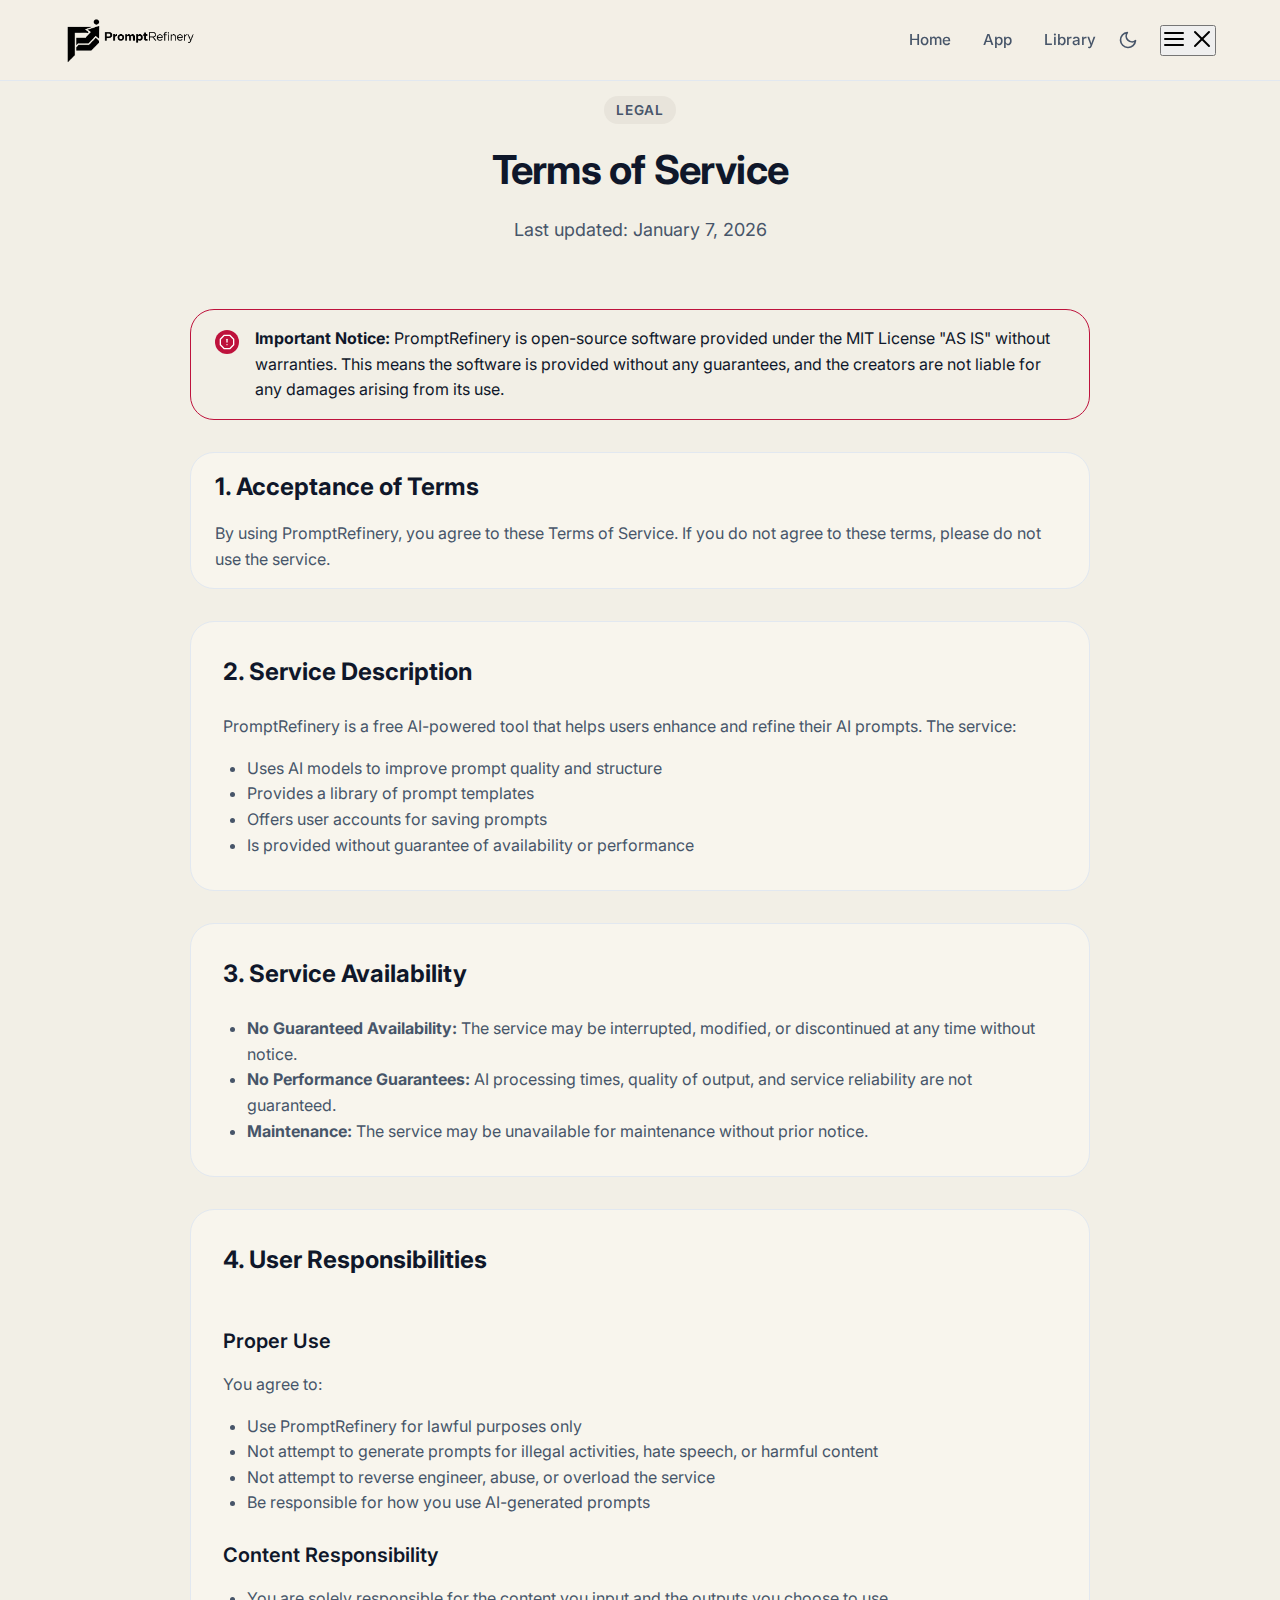
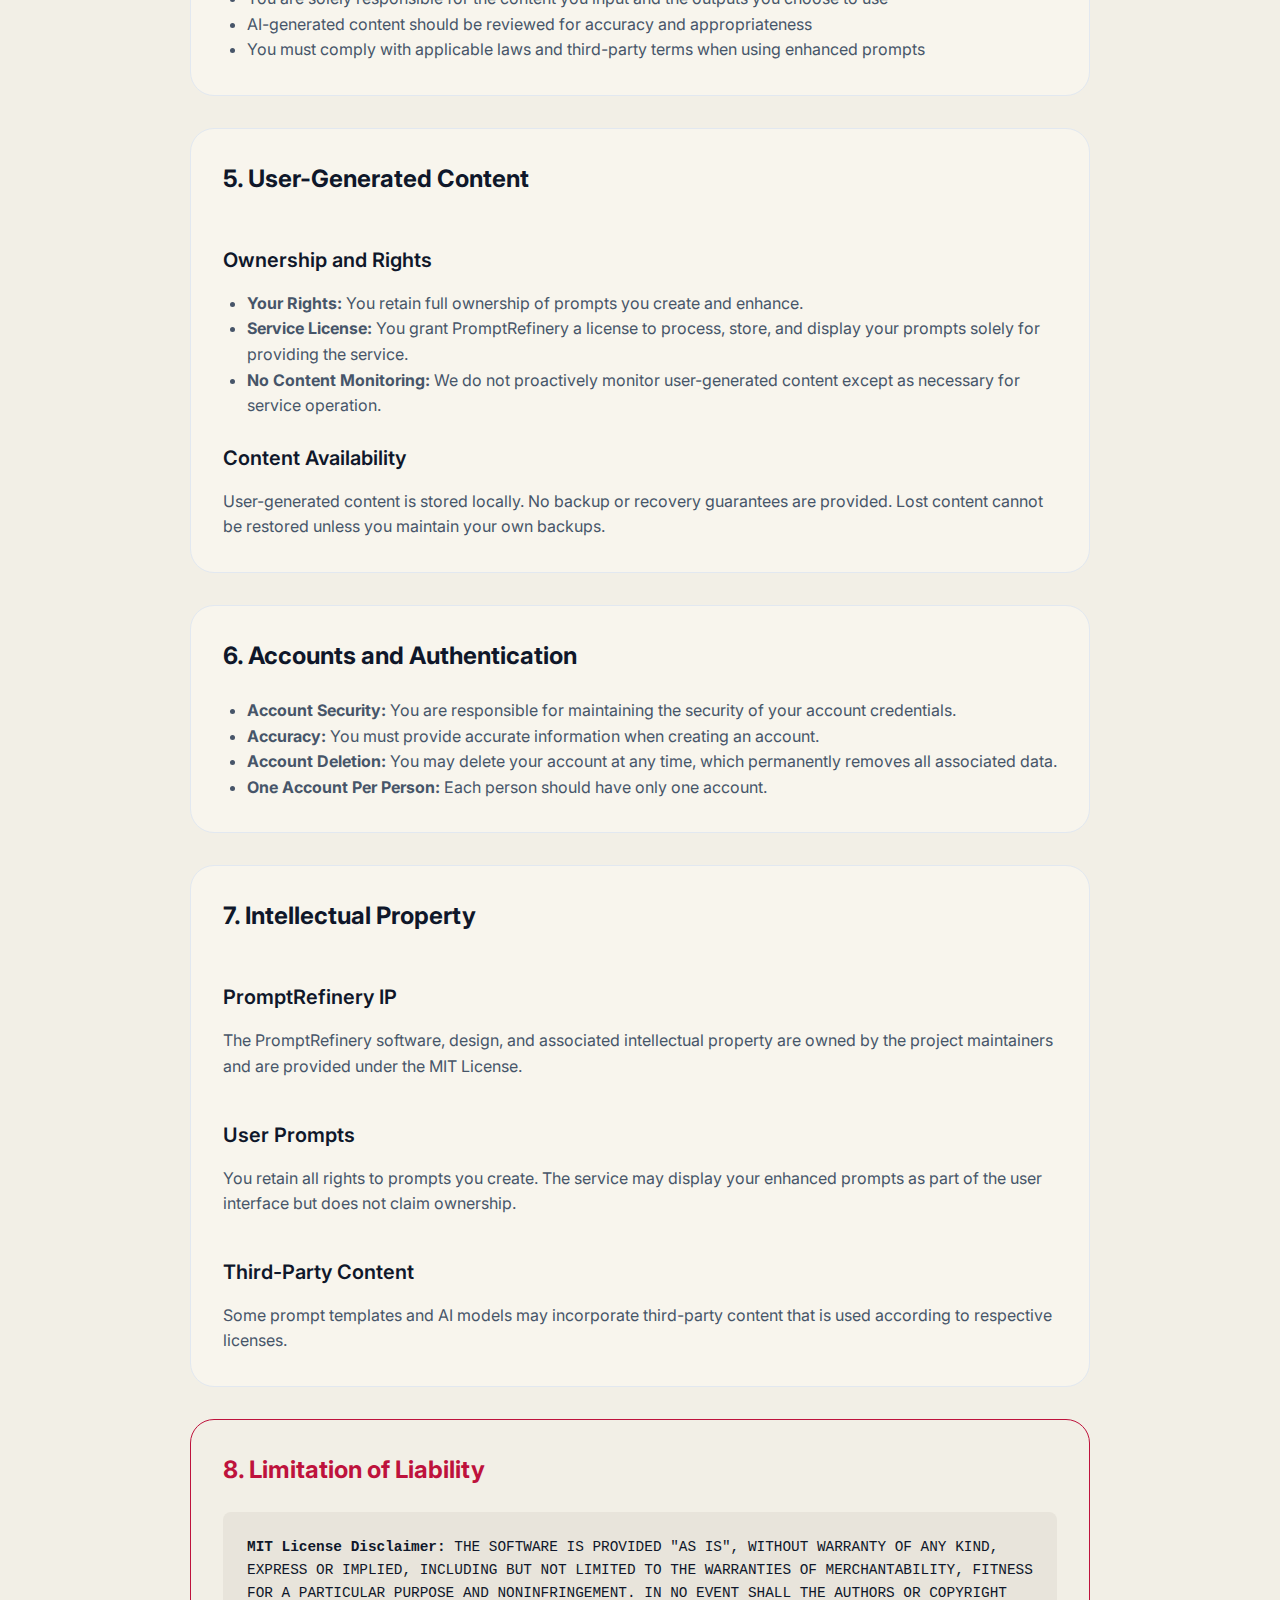
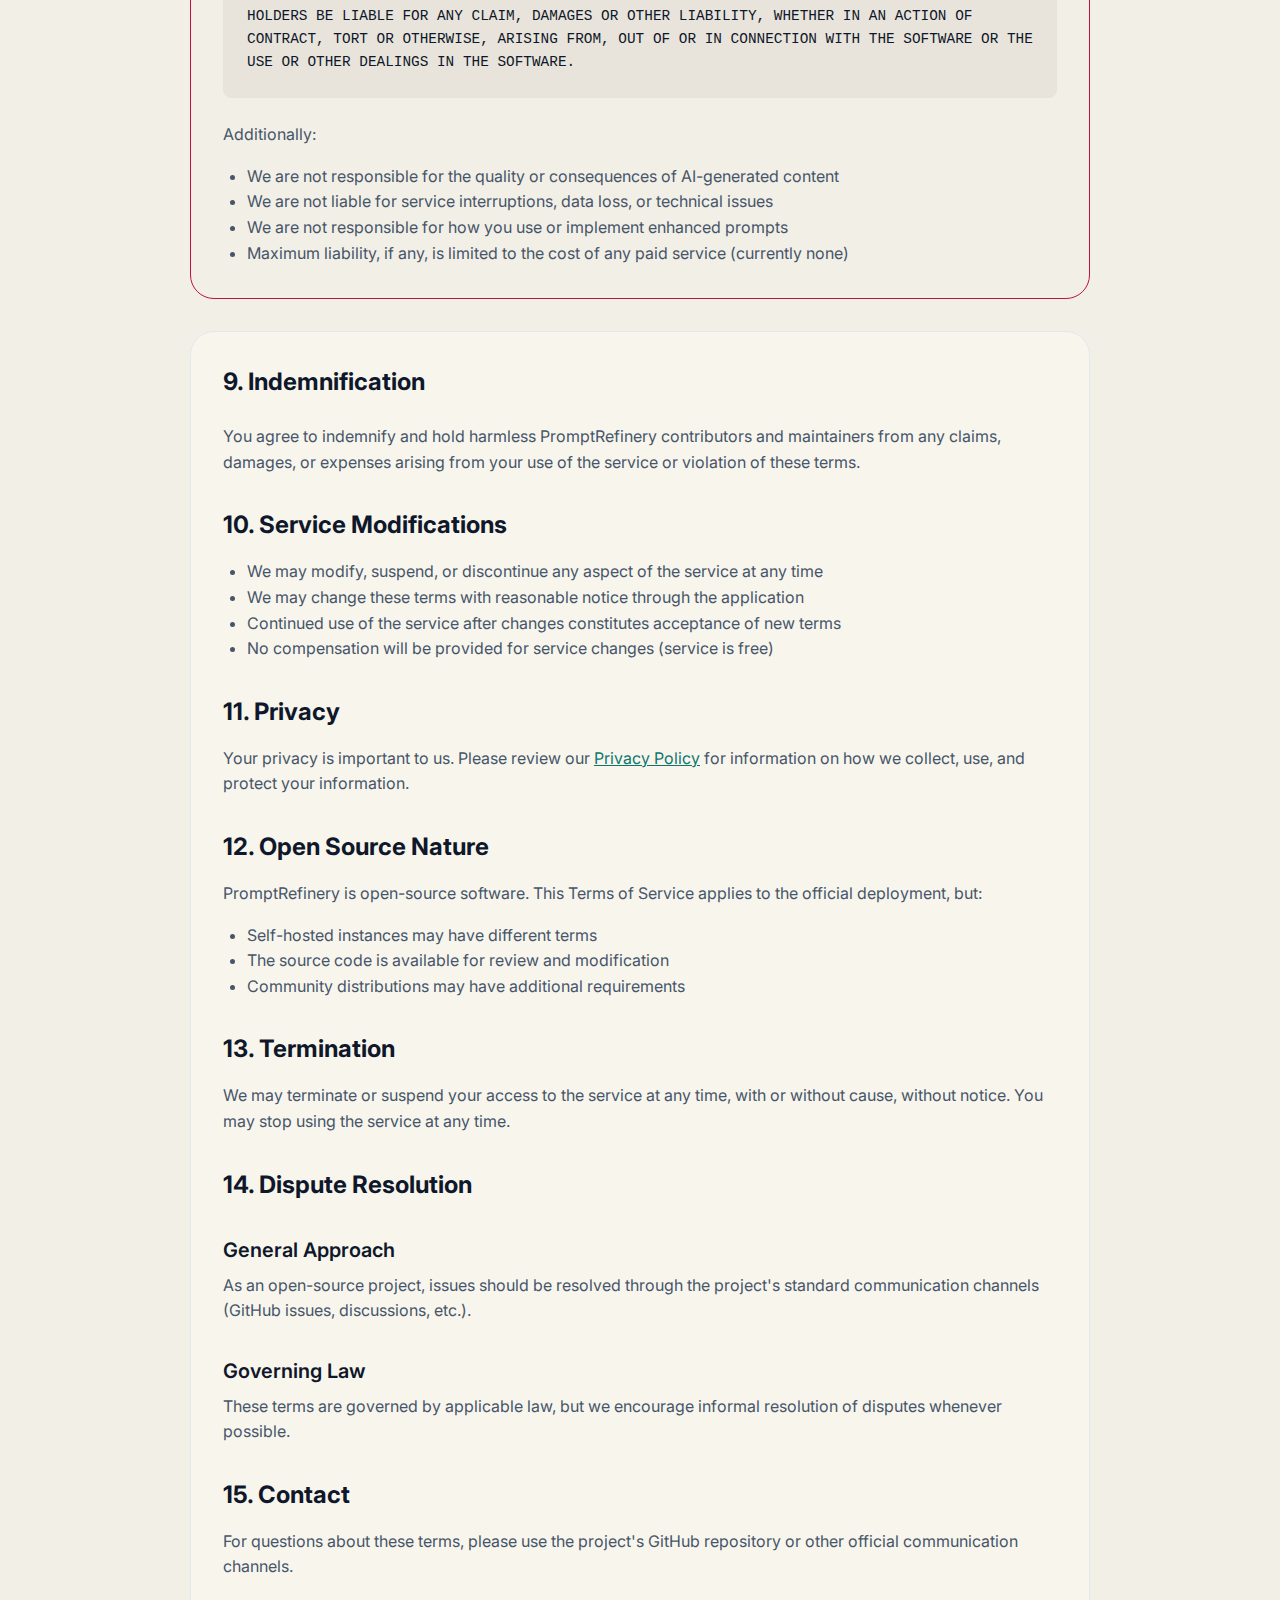
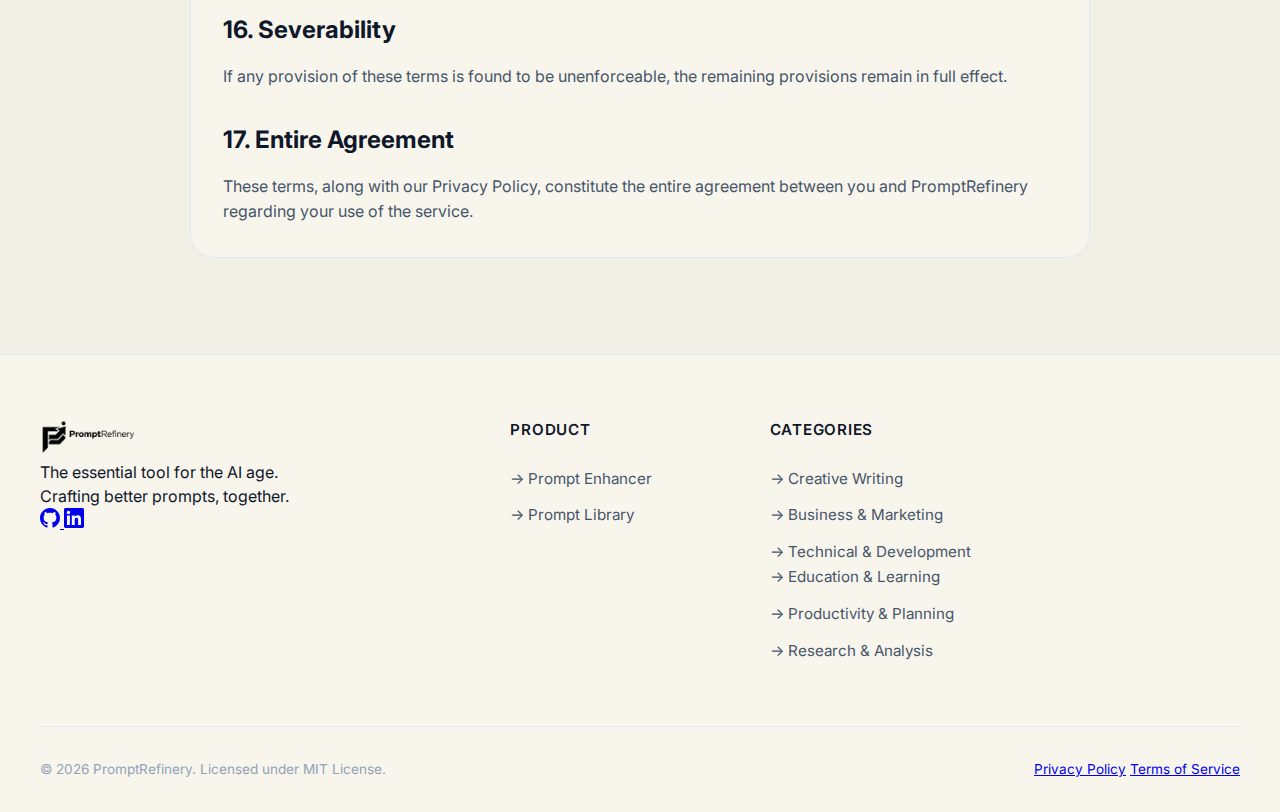
<file: terms-of-service.html>
<!DOCTYPE html>
<html lang="en">
<head>
    <meta charset="UTF-8">
    <meta name="viewport" content="width=device-width, initial-scale=1.0">
    <meta name="description" content="Terms of Service for PromptRefinery - Rules and conditions for using our AI prompt enhancement tool. Read our policies for using our free, open-source prompt engineering platform.">
    <title>Terms of Service - PromptRefinery</title>
    <link rel="icon" type="image/webp" href="assets/images/favicon.webp">
    <link rel="stylesheet" href="css/styles.css">
    <link rel="stylesheet" href="css/landing.css">
    <link rel="preconnect" href="https://fonts.googleapis.com">
    <link rel="preconnect" href="https://fonts.gstatic.com" crossorigin>
    <link href="https://fonts.googleapis.com/css2?family=Inter:wght@400;500;600;700;800&display=swap" rel="stylesheet">
    <script defer src="https://cloud.umami.is/script.js" data-website-id="501ae28-75b3-4ce8-afbc-f39e5d6e0f4e"></script>
    <script>
        (function() {
            try {
                const savedTheme = localStorage.getItem('theme');
                const systemPrefersDark = window.matchMedia('(prefers-color-scheme: dark)').matches;
                const theme = savedTheme || (systemPrefersDark ? 'dark' : 'light');
                document.documentElement.setAttribute('data-theme', theme);
            } catch (e) {}
        })();
    </script>
</head>
<body>
    <header class="landing-header">
        <nav class="landing-nav">
            <a href="index.html" class="landing-logo">
                <img src="assets/images/logo-light-background.webp" alt="PromptRefinery" height="48" id="nav-logo">
            </a>
            
            <div class="nav-right" style="display: flex; align-items: center; gap: 1rem;">
                <div class="landing-links">
                    <a href="index.html" class="landing-link">Home</a>
                    <a href="app.html" class="landing-link">App</a>
                    <a href="prompt-library.html" class="landing-link">Library</a>
                </div>

                <button id="theme-toggle" class="icon-btn" title="Toggle theme">
                    <!-- Sun/Moon Icons -->
                    <svg class="sun-icon" width="20" height="20" viewBox="0 0 24 24" fill="none" stroke="currentColor" stroke-width="2" stroke-linecap="round" stroke-linejoin="round">
                        <circle cx="12" cy="12" r="5"></circle>
                        <line x1="12" y1="1" x2="12" y2="3"></line>
                        <line x1="12" y1="21" x2="12" y2="23"></line>
                        <line x1="4.22" y1="4.22" x2="5.64" y2="5.64"></line>
                        <line x1="18.36" y1="18.36" x2="19.78" y2="19.78"></line>
                        <line x1="1" y1="12" x2="3" y2="12"></line>
                        <line x1="21" y1="12" x2="23" y2="12"></line>
                        <line x1="4.22" y1="19.78" x2="5.64" y2="18.36"></line>
                        <line x1="18.36" y1="5.64" x2="19.78" y2="4.22"></line>
                    </svg>
                    <svg class="moon-icon" width="20" height="20" viewBox="0 0 24 24" fill="none" stroke="currentColor" stroke-width="2" stroke-linecap="round" stroke-linejoin="round">
                        <path d="M21 12.79A9 9 0 1 1 11.21 3 7 7 0 0 0 21 12.79z"></path>
                    </svg>
                </button>
                
                <button class="mobile-menu-btn" aria-label="Toggle menu">
                    <svg class="hamburger-icon" width="24" height="24" viewBox="0 0 24 24" fill="none" stroke="currentColor" stroke-width="2" stroke-linecap="round" stroke-linejoin="round">
                        <line x1="3" y1="12" x2="21" y2="12"></line>
                        <line x1="3" y1="6" x2="21" y2="6"></line>
                        <line x1="3" y1="18" x2="21" y2="18"></line>
                    </svg>
                    <svg class="cross-icon" width="24" height="24" viewBox="0 0 24 24" fill="none" stroke="currentColor" stroke-width="2" stroke-linecap="round" stroke-linejoin="round">
                        <line x1="5" y1="5" x2="19" y2="19"></line>
                        <line x1="19" y1="5" x2="5" y2="19"></line>
                    </svg>
                </button>
            </div>
        </nav>
    </header>

    <main style="padding: 6rem 1.5rem; background: var(--bg-body); min-height: 100vh;">
        <div class="section-container" style="max-width: 900px;">
            <div class="section-header">
                <span class="section-badge">Legal</span>
                <h1 class="section-title">Terms of Service</h1>
                <p class="section-subtitle">Last updated: January 7, 2026</p>
            </div>

            <div class="bento-grid" style="grid-template-columns: 1fr; gap: 2rem; margin-top: 4rem; grid-auto-rows: auto;">
                
                <!-- Important Notice -->
                <div class="bento-card" style="background: rgba(var(--error), 0.1); border-color: var(--error); padding: 1rem 1.5rem;">
                    <div style="display: flex; align-items: flex-start; gap: 1rem;">
                        <div style="flex-shrink: 0; width: 24px; height: 24px; background: var(--error); border-radius: 50%; display: flex; align-items: center; justify-content: center; margin-top: 0.25rem;">
                            <svg width="16" height="16" viewBox="0 0 24 24" fill="none" stroke="white" stroke-width="2" stroke-linecap="round" stroke-linejoin="round">
                                <polygon points="7.86 2 16.14 2 22 7.86 22 16.14 16.14 22 7.86 22 2 16.14 2 7.86 7.86 2"></polygon>
                                <line x1="12" y1="8" x2="12" y2="12"></line>
                                <line x1="12" y1="16" x2="12.01" y2="16"></line>
                            </svg>
                        </div>
                        <p style="color: var(--text-main); line-height: 1.6; margin: 0;">
                            <strong>Important Notice:</strong> PromptRefinery is open-source software provided under the MIT License "AS IS" without warranties. This means the software is provided without any guarantees, and the creators are not liable for any damages arising from its use.
                        </p>
                    </div>
                </div>

                <!-- Acceptance of Terms -->
                <div class="bento-card" style="padding: 1rem 1.5rem;">
                    <h2 style="font-size: 1.5rem; font-weight: 700; color: var(--text-main); margin-bottom: 1rem;">1. Acceptance of Terms</h2>
                    <p style="color: var(--text-muted); line-height: 1.6;">
                        By using PromptRefinery, you agree to these Terms of Service. If you do not agree to these terms, please do not use the service.
                    </p>
                </div>

                <!-- Service Description -->
                <div class="bento-card">
                    <h2 style="font-size: 1.5rem; font-weight: 700; color: var(--text-main); margin-bottom: 1.5rem;">2. Service Description</h2>
                    <p style="color: var(--text-muted); line-height: 1.6; margin-bottom: 1rem;">
                        PromptRefinery is a free AI-powered tool that helps users enhance and refine their AI prompts. The service:
                    </p>
                    <ul style="list-style-type: disc; margin-left: 1.5rem; color: var(--text-muted); line-height: 1.6;">
                        <li>Uses AI models to improve prompt quality and structure</li>
                        <li>Provides a library of prompt templates</li>
                        <li>Offers user accounts for saving prompts</li>
                        <li>Is provided without guarantee of availability or performance</li>
                    </ul>
                </div>

                <!-- Service Availability -->
                <div class="bento-card">
                    <h2 style="font-size: 1.5rem; font-weight: 700; color: var(--text-main); margin-bottom: 1.5rem;">3. Service Availability</h2>
                    <ul style="list-style-type: disc; margin-left: 1.5rem; color: var(--text-muted); line-height: 1.6;">
                        <li><strong>No Guaranteed Availability:</strong> The service may be interrupted, modified, or discontinued at any time without notice.</li>
                        <li><strong>No Performance Guarantees:</strong> AI processing times, quality of output, and service reliability are not guaranteed.</li>
                        <li><strong>Maintenance:</strong> The service may be unavailable for maintenance without prior notice.</li>
                    </ul>
                </div>

                <!-- User Responsibilities -->
                <div class="bento-card">
                    <h2 style="font-size: 1.5rem; font-weight: 700; color: var(--text-main); margin-bottom: 1.5rem;">4. User Responsibilities</h2>
                    
                    <h3 style="font-size: 1.25rem; font-weight: 600; color: var(--text-main); margin: 1.5rem 0 1rem;">Proper Use</h3>
                    <p style="color: var(--text-muted); line-height: 1.6; margin-bottom: 1rem;">You agree to:</p>
                    <ul style="list-style-type: disc; margin-left: 1.5rem; color: var(--text-muted); line-height: 1.6;">
                        <li>Use PromptRefinery for lawful purposes only</li>
                        <li>Not attempt to generate prompts for illegal activities, hate speech, or harmful content</li>
                        <li>Not attempt to reverse engineer, abuse, or overload the service</li>
                        <li>Be responsible for how you use AI-generated prompts</li>
                    </ul>

                    <h3 style="font-size: 1.25rem; font-weight: 600; color: var(--text-main); margin: 1.5rem 0 1rem;">Content Responsibility</h3>
                    <ul style="list-style-type: disc; margin-left: 1.5rem; color: var(--text-muted); line-height: 1.6;">
                        <li>You are solely responsible for the content you input and the outputs you choose to use</li>
                        <li>AI-generated content should be reviewed for accuracy and appropriateness</li>
                        <li>You must comply with applicable laws and third-party terms when using enhanced prompts</li>
                    </ul>
                </div>

                <!-- User-Generated Content -->
                <div class="bento-card">
                    <h2 style="font-size: 1.5rem; font-weight: 700; color: var(--text-main); margin-bottom: 1.5rem;">5. User-Generated Content</h2>
                    
                    <h3 style="font-size: 1.25rem; font-weight: 600; color: var(--text-main); margin: 1.5rem 0 1rem;">Ownership and Rights</h3>
                    <ul style="list-style-type: disc; margin-left: 1.5rem; color: var(--text-muted); line-height: 1.6;">
                        <li><strong>Your Rights:</strong> You retain full ownership of prompts you create and enhance.</li>
                        <li><strong>Service License:</strong> You grant PromptRefinery a license to process, store, and display your prompts solely for providing the service.</li>
                        <li><strong>No Content Monitoring:</strong> We do not proactively monitor user-generated content except as necessary for service operation.</li>
                    </ul>

                    <h3 style="font-size: 1.25rem; font-weight: 600; color: var(--text-main); margin: 1.5rem 0 1rem;">Content Availability</h3>
                    <p style="color: var(--text-muted); line-height: 1.6;">
                        User-generated content is stored locally. No backup or recovery guarantees are provided. Lost content cannot be restored unless you maintain your own backups.
                    </p>
                </div>

                <!-- Accounts and Authentication -->
                <div class="bento-card">
                    <h2 style="font-size: 1.5rem; font-weight: 700; color: var(--text-main); margin-bottom: 1.5rem;">6. Accounts and Authentication</h2>
                    <ul style="list-style-type: disc; margin-left: 1.5rem; color: var(--text-muted); line-height: 1.6;">
                        <li><strong>Account Security:</strong> You are responsible for maintaining the security of your account credentials.</li>
                        <li><strong>Accuracy:</strong> You must provide accurate information when creating an account.</li>
                        <li><strong>Account Deletion:</strong> You may delete your account at any time, which permanently removes all associated data.</li>
                        <li><strong>One Account Per Person:</strong> Each person should have only one account.</li>
                    </ul>
                </div>

                <!-- Intellectual Property -->
                <div class="bento-card">
                    <h2 style="font-size: 1.5rem; font-weight: 700; color: var(--text-main); margin-bottom: 1.5rem;">7. Intellectual Property</h2>
                    
                    <h3 style="font-size: 1.25rem; font-weight: 600; color: var(--text-main); margin: 1.5rem 0 1rem;">PromptRefinery IP</h3>
                    <p style="color: var(--text-muted); line-height: 1.6; margin-bottom: 1rem;">
                        The PromptRefinery software, design, and associated intellectual property are owned by the project maintainers and are provided under the MIT License.
                    </p>

                    <h3 style="font-size: 1.25rem; font-weight: 600; color: var(--text-main); margin: 1.5rem 0 1rem;">User Prompts</h3>
                    <p style="color: var(--text-muted); line-height: 1.6; margin-bottom: 1rem;">
                        You retain all rights to prompts you create. The service may display your enhanced prompts as part of the user interface but does not claim ownership.
                    </p>

                    <h3 style="font-size: 1.25rem; font-weight: 600; color: var(--text-main); margin: 1.5rem 0 1rem;">Third-Party Content</h3>
                    <p style="color: var(--text-muted); line-height: 1.6;">
                        Some prompt templates and AI models may incorporate third-party content that is used according to respective licenses.
                    </p>
                </div>

                <!-- Limitation of Liability -->
                <div class="bento-card" style="background: rgba(var(--error), 0.05); border-color: var(--error);">
                    <h2 style="font-size: 1.5rem; font-weight: 700; color: var(--error); margin-bottom: 1.5rem;">8. Limitation of Liability</h2>
                    
                    <div style="background: var(--bg-subtle); padding: 1.5rem; border-radius: var(--radius-md); margin-bottom: 1.5rem;">
                        <p style="color: var(--text-main); line-height: 1.6; font-family: var(--font-mono); font-size: 0.9rem;">
                            <strong>MIT License Disclaimer:</strong> THE SOFTWARE IS PROVIDED "AS IS", WITHOUT WARRANTY OF ANY KIND, EXPRESS OR IMPLIED, INCLUDING BUT NOT LIMITED TO THE WARRANTIES OF MERCHANTABILITY, FITNESS FOR A PARTICULAR PURPOSE AND NONINFRINGEMENT. IN NO EVENT SHALL THE AUTHORS OR COPYRIGHT HOLDERS BE LIABLE FOR ANY CLAIM, DAMAGES OR OTHER LIABILITY, WHETHER IN AN ACTION OF CONTRACT, TORT OR OTHERWISE, ARISING FROM, OUT OF OR IN CONNECTION WITH THE SOFTWARE OR THE USE OR OTHER DEALINGS IN THE SOFTWARE.
                        </p>
                    </div>

                    <p style="color: var(--text-muted); line-height: 1.6; margin-bottom: 1rem;">Additionally:</p>
                    <ul style="list-style-type: disc; margin-left: 1.5rem; color: var(--text-muted); line-height: 1.6;">
                        <li>We are not responsible for the quality or consequences of AI-generated content</li>
                        <li>We are not liable for service interruptions, data loss, or technical issues</li>
                        <li>We are not responsible for how you use or implement enhanced prompts</li>
                        <li>Maximum liability, if any, is limited to the cost of any paid service (currently none)</li>
                    </ul>
                </div>

                <!-- Remaining sections in consolidated card -->
                <div class="bento-card">
                    <h2 style="font-size: 1.5rem; font-weight: 700; color: var(--text-main); margin-bottom: 1.5rem;">9. Indemnification</h2>
                    <p style="color: var(--text-muted); line-height: 1.6; margin-bottom: 2rem;">
                        You agree to indemnify and hold harmless PromptRefinery contributors and maintainers from any claims, damages, or expenses arising from your use of the service or violation of these terms.
                    </p>

                    <h2 style="font-size: 1.5rem; font-weight: 700; color: var(--text-main); margin-bottom: 1rem;">10. Service Modifications</h2>
                    <ul style="list-style-type: disc; margin-left: 1.5rem; color: var(--text-muted); line-height: 1.6; margin-bottom: 2rem;">
                        <li>We may modify, suspend, or discontinue any aspect of the service at any time</li>
                        <li>We may change these terms with reasonable notice through the application</li>
                        <li>Continued use of the service after changes constitutes acceptance of new terms</li>
                        <li>No compensation will be provided for service changes (service is free)</li>
                    </ul>

                    <h2 style="font-size: 1.5rem; font-weight: 700; color: var(--text-main); margin-bottom: 1rem;">11. Privacy</h2>
                    <p style="color: var(--text-muted); line-height: 1.6; margin-bottom: 2rem;">
                        Your privacy is important to us. Please review our <a href="privacy-policy.html" style="color: var(--primary);">Privacy Policy</a> for information on how we collect, use, and protect your information.
                    </p>

                    <h2 style="font-size: 1.5rem; font-weight: 700; color: var(--text-main); margin-bottom: 1rem;">12. Open Source Nature</h2>
                    <p style="color: var(--text-muted); line-height: 1.6; margin-bottom: 1rem;">
                        PromptRefinery is open-source software. This Terms of Service applies to the official deployment, but:
                    </p>
                    <ul style="list-style-type: disc; margin-left: 1.5rem; color: var(--text-muted); line-height: 1.6; margin-bottom: 2rem;">
                        <li>Self-hosted instances may have different terms</li>
                        <li>The source code is available for review and modification</li>
                        <li>Community distributions may have additional requirements</li>
                    </ul>

                    <h2 style="font-size: 1.5rem; font-weight: 700; color: var(--text-main); margin-bottom: 1rem;">13. Termination</h2>
                    <p style="color: var(--text-muted); line-height: 1.6; margin-bottom: 2rem;">
                        We may terminate or suspend your access to the service at any time, with or without cause, without notice. You may stop using the service at any time.
                    </p>

                    <h2 style="font-size: 1.5rem; font-weight: 700; color: var(--text-main); margin-bottom: 1rem;">14. Dispute Resolution</h2>
                    <h3 style="font-size: 1.25rem; font-weight: 600; color: var(--text-main); margin: 1rem 0 0.5rem;">General Approach</h3>
                    <p style="color: var(--text-muted); line-height: 1.6; margin-bottom: 1rem;">
                        As an open-source project, issues should be resolved through the project's standard communication channels (GitHub issues, discussions, etc.).
                    </p>
                    
                    <h3 style="font-size: 1.25rem; font-weight: 600; color: var(--text-main); margin: 1rem 0 0.5rem;">Governing Law</h3>
                    <p style="color: var(--text-muted); line-height: 1.6; margin-bottom: 2rem;">
                        These terms are governed by applicable law, but we encourage informal resolution of disputes whenever possible.
                    </p>

                    <h2 style="font-size: 1.5rem; font-weight: 700; color: var(--text-main); margin-bottom: 1rem;">15. Contact</h2>
                    <p style="color: var(--text-muted); line-height: 1.6; margin-bottom: 2rem;">
                        For questions about these terms, please use the project's GitHub repository or other official communication channels.
                    </p>

                    <h2 style="font-size: 1.5rem; font-weight: 700; color: var(--text-main); margin-bottom: 1rem;">16. Severability</h2>
                    <p style="color: var(--text-muted); line-height: 1.6; margin-bottom: 2rem;">
                        If any provision of these terms is found to be unenforceable, the remaining provisions remain in full effect.
                    </p>

                    <h2 style="font-size: 1.5rem; font-weight: 700; color: var(--text-main); margin-bottom: 1rem;">17. Entire Agreement</h2>
                    <p style="color: var(--text-muted); line-height: 1.6;">
                        These terms, along with our Privacy Policy, constitute the entire agreement between you and PromptRefinery regarding your use of the service.
                    </p>
                </div>

            </div>
        </div>
    </main>

    <footer class="landing-footer">
        <div class="footer-decoration"></div>
        <div class="footer-content">
            <div class="footer-col footer-brand">
                <img src="assets/images/logo-light-background.webp" alt="PromptRefinery" height="35" id="footer-logo">
                <p class="footer-tagline">
                    The essential tool for the AI age. <br>Crafting better prompts, together.
                </p>
                <div class="footer-social">
                    <a href="https://github.com/Nomi1999/promptrefinery" class="social-icon" aria-label="GitHub">
                        <svg width="20" height="20" viewBox="0 0 24 24" fill="currentColor">
                            <path d="M12 0c-6.626 0-12 5.373-12 12 0 5.302 3.438 9.8 8.207 11.387.599.111.793-.261.793-.577v-2.234c-3.338.726-4.033-1.416-4.033-1.416-.546-1.387-1.333-1.756-1.333-1.756-1.089-.745.083-.729.083-.729 1.205.084 1.839 1.237 1.839 1.237 1.07 1.834 2.807 1.304 3.492.997.107-.775.418-1.305.762-1.604-2.665-.305-5.467-1.334-5.467-5.931 0-1.311.469-2.381 1.236-3.221-.124-.303-.535-1.524.117-3.176 0 0 1.008-.322 3.301 1.23.957-.266 1.983-.399 3.003-.404 1.02.005 2.047.138 3.006.404 2.291-1.552 3.297-1.23 3.297-1.23.653 1.653.242 2.874.118 3.176.77.84 1.235 1.911 1.235 3.221 0 4.609-2.807 5.624-5.479 5.921.43.372.823 1.102.823 2.222v3.293c0 .319.192.694.801.576 4.765-1.589 8.199-6.086 8.199-11.386 0-6.627-5.373-12-12-12z"/>
                        </svg>
                    </a>
                    <a href="https://www.linkedin.com/in/muhammadnaumanahmed/" class="social-icon" aria-label="LinkedIn">
                        <svg width="20" height="20" viewBox="0 0 24 24" fill="currentColor">
                            <path d="M20.447 20.452h-3.554v-5.569c0-1.328-.027-3.037-1.852-3.037-1.853 0-2.136 1.445-2.136 2.939v5.667H9.351V9h3.414v1.561h.046c.477-.9 1.637-1.85 3.37-1.85 3.601 0 4.267 2.37 4.267 5.455v6.286zM5.337 7.433c-1.144 0-2.063-.926-2.063-2.065 0-1.138.92-2.063 2.063-2.063 1.14 0 2.064.925 2.064 2.063 0 1.139-.925 2.065-2.064 2.065zm1.782 13.019H3.555V9h3.564v11.452zM22.225 0H1.771C.792 0 0 .774 0 1.729v20.542C0 23.227.792 24 1.771 24h20.451C23.2 24 24 23.227 24 22.271V1.729C24 .774 23.2 0 22.222 0h.003z"/>
                        </svg>
                    </a>
                </div>
            </div>
            <div class="footer-col">
                <h4>Product</h4>
                <ul class="footer-links">
                    <li><a href="app.html">
                        <span class="link-icon">→</span>
                        <span>Prompt Enhancer</span>
                    </a></li>
                    <li><a href="prompt-library.html">
                        <span class="link-icon">→</span>
                        <span>Prompt Library</span>
                    </a></li>
                </ul>
            </div>
            <div class="footer-col">
                <h4>Categories</h4>
                <div class="footer-categories-grid">
                    <ul class="footer-links">
                        <li><a href="prompt-library.html?category=creative">
                            <span class="link-icon">→</span>
                            <span>Creative Writing</span>
                        </a></li>
                        <li><a href="prompt-library.html?category=business">
                            <span class="link-icon">→</span>
                            <span>Business & Marketing</span>
                        </a></li>
                        <li><a href="prompt-library.html?category=technical">
                            <span class="link-icon">→</span>
                            <span>Technical & Development</span>
                        </a></li>
                    </ul>
                    <ul class="footer-links">
                        <li><a href="prompt-library.html?category=education">
                            <span class="link-icon">→</span>
                            <span>Education & Learning</span>
                        </a></li>
                        <li><a href="prompt-library.html?category=productivity">
                            <span class="link-icon">→</span>
                            <span>Productivity & Planning</span>
                        </a></li>
                        <li><a href="prompt-library.html?category=research">
                            <span class="link-icon">→</span>
                            <span>Research & Analysis</span>
                        </a></li>
                    </ul>
                </div>
            </div>
        </div>
        <div class="footer-bottom">
            <div>&copy; 2026 PromptRefinery. Licensed under MIT License.</div>
            <div class="footer-bottom-links">
                <a href="privacy-policy.html">Privacy Policy</a>
                <a href="terms-of-service.html">Terms of Service</a>
            </div>
        </div>
    </footer>

    <script src="js/landing.js"></script>
</body>
</html>
</file>
<file: css/styles.css>
/* Modern Slate & Teal Color Scheme - Light Mode */
:root {
    --primary: #0f766e; /* Deep Teal */
    --primary-hover: #115e59;
    --primary-foreground: #ffffff;

    --bg-body: #f1f5f9; /* Slate 100 - Provides a distinct surface */
    --bg-card: #ffffff; /* Pure White - Maximum readability */
    --bg-subtle: #e2e8f0; /* Slate 200 - For secondary elements */
    --bg-input: #ffffff; /* White */
    --bg-sidebar: #e2e8f0; /* Slate 200 - Darker than body for hierarchy */

    --text-main: #0f172a; /* Slate 900 */
    --text-muted: #334155; /* Slate 700 - Ratio ~10:1 on White */
    --text-light: #475569; /* Slate 600 - Darkened for AA compliance (Ratio ~6.5:1 on Slate 100) */

    --border: #64748b; /* Slate 500 - Passes 3:1 contrast */
    --border-hover: #475569; /* Slate 600 */
    --border-subtle: #94a3b8; /* Slate 400 - Visible but softer than main border */

    --success: #059669;
    --success-bg: #ecfdf5;
    --error: #be123c; /* Rose for sophistication */
    --warning: #b45309;
    --info: #0f766e;

    /* RGB versions for rgba() usage */
    --bg-body-rgb: 241, 245, 249;
    --primary-rgb: 15, 118, 110;

    /* Animation durations */
    --duration-fast: 150ms;
    --duration-normal: 200ms;
    --duration-slow: 300ms;
    --duration-slower: 500ms;

    /* Easing functions */
    --ease-out: cubic-bezier(0.4, 0, 0.2, 1);
    --ease-in-out: cubic-bezier(0.4, 0, 0.2, 1);
    --ease-bounce: cubic-bezier(0.34, 1.56, 0.64, 1);

    /* Spacing Scale */
    --space-1: 0.25rem;
    --space-2: 0.5rem;
    --space-3: 0.75rem;
    --space-4: 1rem;
    --space-5: 1.25rem;
    --space-6: 1.5rem;
    --space-8: 2rem;
    --space-10: 2.5rem;
    --space-12: 3rem;

    /* Radius */
    --radius-sm: 0.375rem;
    --radius-md: 0.5rem;
    --radius-lg: 0.75rem;
    --radius-xl: 1rem;
    --radius-full: 9999px;

    --shadow-sm: 0 1px 3px 0 rgb(0 0 0 / 0.1), 0 1px 2px -1px rgb(0 0 0 / 0.1);
    --shadow-md: 0 4px 6px -1px rgb(0 0 0 / 0.1), 0 2px 4px -2px rgb(0 0 0 / 0.1);
    --shadow-lg: 0 10px 15px -3px rgb(0 0 0 / 0.1), 0 4px 6px -4px rgb(0 0 0 / 0.1);
    --shadow-focus: 0 0 0 2px rgba(15, 118, 110, 0.2);

    /* Typography */
    --font-sans: 'Inter', -apple-system, BlinkMacSystemFont, 'Segoe UI', Roboto, sans-serif;
    --font-mono: 'JetBrains Mono', 'Fira Code', 'Monaco', monospace;

    --transition: all 0.2s cubic-bezier(0.4, 0, 0.2, 1);
}

/* Modern Slate & Teal Color Scheme - Dark Mode */
@media (prefers-color-scheme: dark) {
    :root {
        --primary: #2dd4bf; /* Teal 400 */
        --primary-hover: #5eead4; /* Teal 300 */
        --primary-foreground: #0f172a; /* Slate 900 for contrast on bright teal */

        --bg-body: #0f172a; /* Slate 900 */
        --bg-card: #1e293b; /* Slate 800 */
        --bg-subtle: #334155; /* Slate 700 */
        --bg-input: #1e293b;
        --bg-sidebar: #0f172a;

        --text-main: #f8fafc; /* Slate 50 */
        --text-muted: #cbd5e1; /* Slate 300 */
        --text-light: #94a3b8; /* Slate 400 */

        --border: #334155; /* Slate 700 */
        --border-hover: #475569; /* Slate 600 */

        --success: #34d399;
        --success-bg: rgba(52, 211, 153, 0.1);
        --error: #fb7185; /* Soft Rose */
        --warning: #fbbf24;
        --info: #2dd4bf;

        /* RGB versions for rgba() usage */
        --bg-body-rgb: 15, 23, 42;
        --primary-rgb: 45, 212, 191;

    --shadow-sm: 0 1px 2px 0 rgb(0 0 0 / 0.4);
    --shadow-md: 0 4px 6px -1px rgb(0 0 0 / 0.4), 0 2px 4px -2px rgb(0 0 0 / 0.4);
    --shadow-lg: 0 10px 15px -3px rgb(0 0 0 / 0.4), 0 4px 6px -4px rgb(0 0 0 / 0.4);
    --shadow-focus: 0 0 0 2px rgba(59, 130, 246, 0.3);
}

.saved-prompt-header {
    display: flex;
    justify-content: space-between;
    align-items: center;
    margin-bottom: 0.75rem;
    padding-bottom: 0.5rem;
    border-bottom: 1px solid var(--border-subtle);
}

.saved-prompt-title-container {
    flex: 1;
    display: flex;
    align-items: center;
}

.saved-prompt-title {
    font-size: 1.125rem;
    font-weight: 600;
    color: var(--text-main);
    margin: 0;
    cursor: pointer;
    transition: color 0.2s;
}

.saved-prompt-title:hover {
    color: var(--primary);
}

.saved-prompt-title-input {
    flex: 1;
    font-size: 1.125rem;
    font-weight: 600;
    color: var(--text-main);
    padding: 0.25rem 0.5rem;
    border: 1px solid var(--border);
    border-radius: var(--radius-sm);
    background: var(--bg-input);
    outline: none;
}

.saved-prompt-title-input:focus {
    border-color: var(--primary);
    box-shadow: 0 0 0 2px var(--primary-transparent);
}

.hidden {
    display: none !important;
}

.saved-prompt-title-actions {
    display: flex;
    gap: 0.25rem;
    margin-left: 0.5rem;
}

.title-action-btn {
    display: inline-flex;
    align-items: center;
    justify-content: center;
    padding: 0.25rem;
    border: 1px solid transparent;
    border-radius: var(--radius-sm);
    background: transparent;
    color: var(--text-muted);
    cursor: pointer;
    transition: all 0.2s;
}

.title-action-btn:hover {
    background: var(--bg-subtle);
    color: var(--text-main);
}

.title-action-btn:disabled {
    opacity: 0.5;
    cursor: not-allowed;
}

.title-action-btn.loading {
    animation: spin 1s linear infinite;
}

/* Mobile optimization for saved prompt title header (phones only) */
@media (max-width: 640px) {
    /* Align buttons to top when title wraps */
    .saved-prompt-header {
        align-items: flex-start;
    }

    /* Reduce spacing between title and action buttons */
    .saved-prompt-title-actions {
        gap: 0.125rem; /* Reduced from 0.25rem */
        margin-left: 0.25rem; /* Reduced from 0.5rem */
    }
    
    /* Optimize button sizing for mobile while maintaining touch targets */
    .saved-prompt-title-actions .title-action-btn {
        min-width: 36px;
        min-height: 36px;
        padding: 0.5rem; /* Increased from 0.25rem for better touch */
    }
    
    /* Reduce icon size slightly on mobile */
    .saved-prompt-title-actions .title-action-btn svg {
        width: 12px;
        height: 12px;
    }
    
    /* Ensure title container can shrink below content size */
    .saved-prompt-title-container {
        min-width: 0; /* Critical: allows flex item to shrink */
    }
    
    /* Allow title to wrap instead of truncating */
    .saved-prompt-title {
        white-space: normal;
        word-wrap: break-word;
        overflow-wrap: break-word;
        max-width: 100%;
    }
    
    /* Ensure title input doesn't overflow when editing */
    .saved-prompt-title-input {
        max-width: 100%;
        min-width: 0;
    }
}

/* Extra small phones - tighter constraints */
@media (max-width: 375px) {
    /* Further reduce spacing */
    .saved-prompt-title-actions {
        gap: 0.0625rem; /* ~1px */
        margin-left: 0.125rem; /* ~2px */
    }
    
    /* Smaller buttons while maintaining minimum touch target */
    .saved-prompt-title-actions .title-action-btn {
        min-width: 32px;
        min-height: 32px;
        padding: 0.375rem;
    }
    
    /* Smaller icons */
    .saved-prompt-title-actions .title-action-btn svg {
        width: 11px;
        height: 11px;
    }
}

@keyframes spin {
    from {
        transform: rotate(0deg);
    }
    to {
        transform: rotate(360deg);
    }
}

/* Saved Prompts & Profile Management Styles */

.user-menu-toggle {
    display: flex;
    align-items: center;
    gap: 8px;
    padding: 6px 12px;
    border: 1px solid var(--border);
    border-radius: 6px;
    background: var(--bg-card);
    color: var(--text-main);
    cursor: pointer;
    transition: var(--transition);
}

.user-menu-toggle:hover {
    background: var(--bg-subtle);
    border-color: var(--border-hover);
}

/* Save button states */
#save-prompt-btn.saved {
    color: var(--primary);
}

#save-prompt-btn.saved svg {
    fill: currentColor;
}

/* Form section divider */
.auth-form + hr {
    margin: 2rem 0;
    border: none;
    border-top: 1px solid var(--border);
}

/* Saved Prompts Modal Styles */
.saved-prompt-item {
    border: 1px solid var(--border);
    border-radius: var(--radius-md);
    padding: 1rem;
    margin-bottom: 1rem;
    background: var(--bg-card);
    transition: var(--transition);
}

.saved-prompt-item:hover {
    border-color: var(--primary);
    box-shadow: var(--shadow-md);
}

.saved-prompt-content {
    display: -webkit-box;
    display: box;
    -webkit-line-clamp: 2;
    line-clamp: 2;
    -webkit-box-orient: vertical;
    box-orient: vertical;
    overflow: hidden;
    margin-bottom: 0.75rem;
    color: var(--text-muted);
    font-size: 0.95rem;
    line-height: 1.5;
}

.saved-prompt-notes {
    background: var(--bg-subtle);
    padding: 0.5rem 0.75rem;
    border-radius: var(--radius-sm);
    font-size: 0.875rem;
    color: var(--text-muted);
    margin-bottom: 0.75rem;
    font-style: italic;
}

.saved-prompt-meta {
    display: flex;
    justify-content: space-between;
    align-items: center;
    font-size: 0.875rem;
    color: var(--text-light);
}

.saved-prompt-actions {
    display: flex;
    gap: 0.5rem;
}

.saved-prompt-btn {
    display: inline-flex;
    align-items: center;
    justify-content: center;
    gap: 0.5rem;
    padding: 0.5rem 0.875rem;
    height: 32px;
    font-size: 0.8125rem;
    font-weight: 500;
    border-radius: var(--radius-sm);
    cursor: pointer;
    transition: var(--transition);
    white-space: nowrap;
}

.copy-saved-btn {
    background-color: var(--bg-card);
    color: var(--text-main);
    border: 1px solid var(--border);
}

.copy-saved-btn:hover {
    background-color: var(--primary);
    color: var(--primary-foreground);
    border-color: var(--primary);
}

.delete-saved-btn {
    background-color: var(--bg-card);
    color: var(--text-muted);
    border: 1px solid var(--border);
}

.delete-saved-btn:hover {
    background-color: var(--error);
    color: #ffffff;
    border-color: var(--error);
}

.delete-saved-btn svg {
    color: currentColor;
}

/* Modal count badge */
.modal-description {
    font-size: 0.875rem;
    color: var(--text-muted);
}

/* Empty state icon styling */
.no-results svg {
    margin-bottom: 1rem;
}

.empty-state {
    display: flex;
    flex-direction: column;
    align-items: center;
    justify-content: center;
    padding: var(--space-12);
    text-align: center;
    grid-column: 1 / -1;
}

.empty-state-icon {
    width: 64px;
    height: 64px;
    color: var(--text-light);
    margin-bottom: var(--space-4);
    opacity: 0.5;
}

.empty-state-title {
    font-size: 1.25rem;
    font-weight: 600;
    color: var(--text-main);
    margin-bottom: var(--space-2);
}

.empty-state-description {
    color: var(--text-muted);
    max-width: 320px;
}

/* Danger button styling */
.danger-btn {
    background: var(--error);
    color: #ffffff;
}

.danger-btn:hover {
    background: #b91c1c;
}

/* Authentication Styles */
.auth-buttons {
    display: flex;
    gap: 8px;
    margin-right: 12px;
}

.auth-btn {
    padding: 6px 12px;
    border: 1px solid var(--border);
    border-radius: 6px;
    background: var(--bg-card);
    color: var(--text-main);
    font-size: 14px;
    cursor: pointer;
    transition: all 0.2s ease;
}

.auth-btn:hover {
    background: var(--bg-subtle);
    border-color: var(--border-hover);
}

.auth-btn.secondary {
    background: transparent;
    border-color: var(--border);
}

.auth-btn.secondary:hover {
    background: var(--bg-subtle);
}

.user-menu {
    display: flex;
    align-items: center;
    gap: 8px;
    margin-right: 12px;
}

.user-display {
    font-size: 14px;
    color: var(--text-main);
    font-weight: 500;
}

/* Sidebar Auth Section - Mobile */
.sidebar-auth-section {
    display: none; /* Hidden by default on desktop */
    flex-direction: column;
    gap: 0.5rem;
    padding: 0;
    margin-bottom: 1.5rem;
    background: transparent;
    border: none;
}

/* Desktop: Always hide sidebar auth sections */
@media (min-width: 1025px) {
    .sidebar-auth-section {
        display: none !important;
    }

    .sidebar-user-section {
        display: none !important;
    }
}

/* Mobile: Show sidebar auth sections based on auth state */
@media (max-width: 1024px) {
    .sidebar-auth-section.logged-out {
        display: flex;
    }

    .sidebar-auth-section.logged-in {
        display: none;
    }

    .sidebar-user-section.logged-in {
        display: flex;
    }

    .sidebar-user-section.logged-out {
        display: none;
    }

    .sidebar-logout-section.logged-in {
        display: block;
        margin-top: auto;
    }

    .sidebar-logout-section.logged-out {
        display: none;
    }

    .auth-buttons {
        display: none !important;
    }

    .user-menu {
        display: none !important;
    }

    /* Ensure sidebar nav uses full height */
    .sidebar {
        display: flex;
        flex-direction: column;
    }

    .sidebar-nav {
        flex: 1;
        display: flex;
        flex-direction: column;
        overflow-y: auto;
    }
}

.sidebar-auth-title {
    display: none;
}

.sidebar-auth-btn {
    width: 100%;
    height: 40px;
    display: flex;
    align-items: center;
    justify-content: center;
    gap: 0.5rem;
    font-size: 13px;
    font-weight: 500;
    border-radius: var(--radius-md);
    transition: var(--transition);
    cursor: pointer;
    position: relative;
    overflow: hidden;
}

/* Login button - subtle outline style */
.sidebar-auth-btn.login {
    background: transparent;
    color: var(--text-main);
    border: 1px solid var(--border);
}

.sidebar-auth-btn.login::before {
    content: '';
    position: absolute;
    top: 0;
    left: 0;
    width: 3px;
    height: 100%;
    background: var(--primary);
    opacity: 0;
    transition: opacity 0.2s ease;
}

.sidebar-auth-btn.login:hover {
    background: var(--bg-subtle);
    border-color: var(--primary);
    padding-left: 12px;
}

.sidebar-auth-btn.login:hover::before {
    opacity: 1;
}

.sidebar-auth-btn.login:active {
    background: var(--bg-subtle);
    transform: scale(0.98);
}

/* Register button - subtle ghost style */
.sidebar-auth-btn.register {
    background: transparent;
    color: var(--primary);
    border: none;
    font-weight: 600;
}

.sidebar-auth-btn.register:hover {
    background: rgba(var(--primary), 0.08);
}

.sidebar-auth-btn.register:active {
    background: rgba(var(--primary), 0.12);
    transform: scale(0.98);
}

/* Icon styling for auth buttons */
.sidebar-auth-btn svg {
    width: 16px;
    height: 16px;
    stroke-width: 2;
}

/* Divider between auth section and nav */
.sidebar-auth-section + .nav-section,
.sidebar-user-section + .nav-section {
    border-top: 1px solid var(--border);
    padding-top: 1rem;
}

/* Mobile User Section (logged in) */
.sidebar-user-section {
    display: none; /* Hidden by default, shown via JS classes */
    flex-direction: column;
    gap: 0.75rem;
    padding: 0;
    margin-bottom: 1.5rem;
    background: transparent;
    border: none;
}

/* Sidebar Logout Section (at bottom of sidebar) */
.sidebar-logout-section {
    display: none; /* Hidden by default, shown via JS classes */
    padding: 0;
    border-top: 1px solid var(--border);
    padding-top: 1rem;
    padding-bottom: 1.5rem;
}

#sidebar-logout-btn {
    display: flex;
    align-items: center;
    justify-content: flex-start;
    gap: var(--space-3);
    width: 100%;
    padding: 0.75rem var(--space-3);
    background: transparent;
    color: var(--error);
    border: 1px solid var(--border);
    border-radius: var(--radius-md);
    font-size: 0.925rem;
    font-weight: 500;
    cursor: pointer;
    transition: var(--transition);
}

#sidebar-logout-btn:hover {
    background: var(--error-bg);
    color: var(--error);
    border-color: var(--error);
}

#sidebar-logout-btn:active {
    background: var(--error-bg);
    transform: scale(0.98);
}

#sidebar-logout-btn svg {
    width: 18px;
    height: 18px;
    stroke-width: 2;
    opacity: 0.8;
}

#sidebar-logout-btn:hover svg {
    opacity: 1;
}

.sidebar-user-info {
    display: flex;
    align-items: center;
    gap: 0.75rem;
    padding: 0.75rem;
    background: var(--bg-subtle);
    border-radius: 8px;
    border: 1px solid var(--border);
}

.sidebar-user-avatar {
    display: flex;
    align-items: center;
    justify-content: center;
    width: 40px;
    height: 40px;
    background: var(--primary);
    color: var(--primary-foreground);
    border-radius: 50%;
    flex-shrink: 0;
}

.sidebar-user-avatar svg {
    width: 20px;
    height: 20px;
    stroke-width: 2;
}

.sidebar-user-details {
    flex: 1;
    display: flex;
    flex-direction: column;
    gap: 0.125rem;
}

.sidebar-user-name {
    font-size: 14px;
    font-weight: 600;
    color: var(--text-main);
}

.sidebar-user-label {
    font-size: 11px;
    color: var(--text-muted);
    text-transform: uppercase;
    letter-spacing: 0.05em;
}

/* Modal Styles */
.modal-overlay {
    position: fixed;
    top: 0;
    left: 0;
    width: 100%;
    height: 100%;
    background: rgba(0, 0, 0, 0.5);
    z-index: 1001;
}

.auth-modal {
    position: fixed;
    top: 50%;
    left: 50%;
    transform: translate(-50%, -50%);
    z-index: 1002;
    width: 90%;
    max-width: 400px;
}

.modal-content {
    background: var(--bg-card);
    border-radius: 12px;
    box-shadow: 0 10px 25px rgba(0, 0, 0, 0.2);
    overflow: hidden;
}

.modal-header {
    padding: 20px 24px;
    border-bottom: 1px solid var(--border);
    display: flex;
    justify-content: space-between;
    align-items: center;
}

.modal-header h3 {
    margin: 0;
    font-size: 20px;
    font-weight: 600;
    color: var(--text-main);
}

.modal-close {
    background: none;
    border: none;
    font-size: 24px;
    color: var(--text-muted);
    cursor: pointer;
    padding: 0;
    width: 32px;
    height: 32px;
    display: flex;
    align-items: center;
    justify-content: center;
}

.modal-close:hover {
    color: var(--text-main);
}

.auth-form {
    padding: 24px;
}

.form-group {
    margin-bottom: 20px;
}

.form-group label {
    display: block;
    margin-bottom: 6px;
    font-weight: 500;
    color: var(--text-main);
    font-size: 14px;
}

.form-group input {
    width: 100%;
    padding: 10px 12px;
    border: 3px solid var(--border);
    border-radius: 6px;
    background: var(--bg-input);
    color: var(--text-main);
    font-size: 14px;
    transition: border-color 0.2s ease;
}

.password-input-wrapper {
    position: relative;
    display: flex;
    align-items: center;
}

.password-input-wrapper input {
    padding-right: 48px;
}

.password-input-wrapper input:focus + .password-toggle-btn {
    border-color: var(--primary);
}

.password-toggle-btn {
    position: absolute;
    right: 8px;
    background: none;
    border: none;
    cursor: pointer;
    padding: 6px;
    border-radius: 4px;
    color: var(--text-muted);
    transition: var(--transition);
    display: flex;
    align-items: center;
    justify-content: center;
    z-index: 1;
}

.password-toggle-btn:hover {
    color: var(--text-main);
    background: var(--bg-subtle);
}

.password-toggle-btn:focus {
    outline: none;
    box-shadow: var(--shadow-focus);
}

.password-toggle-btn .eye-icon {
    transition: var(--transition);
}

.form-group input:focus {
    outline: none;
    border-color: var(--primary);
    border-width: 3px;
}

.form-group small {
    display: block;
    margin-top: 4px;
    font-size: 12px;
    color: var(--text-muted);
}

.auth-submit-btn {
    width: 100%;
    padding: 12px;
    background: var(--primary);
    color: var(--primary-foreground);
    border: none;
    border-radius: 6px;
    font-size: 16px;
    font-weight: 600;
    cursor: pointer;
    transition: background 0.2s ease;
}

.auth-submit-btn:hover {
    background: var(--primary-hover);
}

.auth-submit-btn:disabled {
    opacity: 0.6;
    cursor: not-allowed;
}

.switch-form {
    margin-top: 16px;
    text-align: center;
    font-size: 14px;
    color: var(--text-muted);
}

.switch-form a {
    color: var(--primary);
    text-decoration: none;
    font-weight: 500;
}

.switch-form a:hover {
    text-decoration: underline;
}

/* Dark mode adjustments */
[data-theme="dark"] .auth-btn {
    background: var(--bg-card);
    border-color: var(--border);
    color: var(--text-main);
}

[data-theme="dark"] .auth-btn:hover {
    background: var(--bg-subtle);
}

[data-theme="dark"] .modal-content {
    background: var(--bg-card);
}

[data-theme="dark"] .form-group input {
    background: var(--bg-input);
    border-color: var(--border);
    color: var(--text-main);
}

[data-theme="dark"] .form-group input:focus {
    border-color: var(--primary);
}

/* Dark mode sidebar auth buttons */
[data-theme="dark"] .sidebar-auth-btn.login {
    color: var(--text-main);
    border-color: var(--border);
}

[data-theme="dark"] .sidebar-auth-btn.login:hover {
    background: var(--bg-subtle);
    border-color: var(--primary);
}

[data-theme="dark"] .sidebar-auth-btn.register {
    color: var(--primary);
}

[data-theme="dark"] .sidebar-auth-btn.register:hover {
    background: rgba(250, 250, 250, 0.08);
}

/* Dark mode sidebar user section */
[data-theme="dark"] .sidebar-user-info {
    background: var(--bg-subtle);
    border-color: var(--border);
}

[data-theme="dark"] .sidebar-user-name {
    color: var(--text-main);
}

[data-theme="dark"] #sidebar-logout-btn:hover {
    background: rgba(239, 68, 68, 0.15);
    border-color: var(--error);
}

/* Sidebar Navigation Container */
.sidebar-nav {
    display: flex;
    flex-direction: column;
    height: 100%;
}
}

/* Reset & Base */
* {
    margin: 0;
    padding: 0;
    box-sizing: border-box;
}

body {
    font-family: var(--font-sans);
    background-color: var(--bg-body);
    color: var(--text-main);
    line-height: 1.5;
    -webkit-font-smoothing: antialiased;
    -moz-osx-font-smoothing: grayscale;
    min-height: 100vh;
}

/* Layout Utilities */
body.app-main {
    height: 100vh;
    /* Fixed height on desktop */
    display: flex;
    flex-direction: column;
    overflow: hidden;
    /* No scrolling on desktop */
}

body.library-page {
    overflow-y: auto;
}

.app-container {
    width: 100%;
    height: 100%;
    /* Fixed height on desktop */
    display: flex;
    flex-direction: column;
    padding: var(--space-1) var(--space-4);
    max-width: 1800px;
    margin: 0 auto;
    overflow-x: auto;
    /* Enable horizontal scroll at high zoom */
}

/* Header - Simplified */
.app-header {
    flex-shrink: 0;
    padding: var(--space-2) 0 var(--space-2) 0;
    display: flex;
    align-items: center;
    justify-content: space-between;
}

.header-content {
    display: flex;
    align-items: center;
    gap: var(--space-4);
    justify-content: space-between;
    flex-grow: 1;
}

.header-actions {
    display: flex;
    align-items: center;
    gap: var(--space-2);
}

.logo-container {
    display: flex;
    align-items: center;
    height: 48px; /* Fixed height to maintain layout */
}

.logo-img {
    height: 48px;
    width: auto;
    max-width: 216px;
    object-fit: contain;
}



/* Responsive scaling */
@media (max-width: 768px) {
    .app-header {
        position: sticky;
        top: 0;
        z-index: 100;
        background: rgba(var(--bg-body-rgb), 0.85);
        backdrop-filter: blur(12px);
        -webkit-backdrop-filter: blur(12px);
        border-bottom: 1px solid var(--border);
    }

    .logo-img {
        height: 38px;
        max-width: 171px;
    }
    
    .logo-container {
        height: 38px;
    }
}

@media (max-width: 480px) {
    .logo-img {
        height: 48px;
        max-width: 216px;
    }
    
    .logo-container {
        height: 48px;
}
}

.tagline-wrapper {
    flex-grow: 1;
    display: flex;
    align-items: center;
    justify-content: center;
}

.tagline {
    font-size: 0.9rem;
    font-weight: 500;
    color: var(--text-muted);
    letter-spacing: 0.01em;
    line-height: 1.4;
    margin: 0;
}

/* Main Layout */
.main-wrapper {
    flex: 1 1 auto;
    /* Allow shrinking and growing */
    display: flex;
    min-height: 0;
    padding-bottom: var(--space-4);
    overflow-x: auto;
    /* Enable horizontal scroll at high zoom */
}

/* Sidebar - Floating, Minimal */
.sidebar {
    width: 260px;
    flex-shrink: 0;
    height: 100%;
    overflow-y: auto;
    background: var(--bg-sidebar);
    border-right: 1px solid var(--border);
    padding: var(--space-4) var(--space-2);
    box-shadow: none;
}

.sidebar-header-mobile {
    display: none;
}

.nav-section {
    margin-bottom: var(--space-8);
}

.sidebar-title {
    font-size: 0.75rem;
    font-weight: 700;
    color: var(--text-light);
    text-transform: uppercase;
    letter-spacing: 0.05em;
    margin-bottom: var(--space-3);
    padding-left: var(--space-3);
}

.sidebar-menu {
    list-style: none;
    display: flex;
    flex-direction: column;
    gap: var(--space-1);
}

.sidebar-link {
    display: flex;
    align-items: center;
    gap: var(--space-3);
    padding: var(--space-2) var(--space-3);
    color: var(--text-muted);
    text-decoration: none;
    border-radius: var(--radius-md);
    transition: var(--transition);
    font-size: 0.925rem;
    font-weight: 500;
    position: relative;
    overflow: hidden;
}

.sidebar-link::before {
    content: '';
    position: absolute;
    left: 0;
    top: 0;
    bottom: 0;
    width: 3px;
    background: var(--primary);
    transform: scaleY(0);
    transition: transform 0.2s ease;
}

.sidebar-link:hover::before,
.sidebar-link.active::before {
    transform: scaleY(1);
}

.sidebar-link:hover {
    color: var(--text-main);
    background-color: var(--bg-subtle);
    padding-left: calc(var(--space-3) + 4px);
}

.sidebar-link.active {
    color: var(--text-main);
    background-color: var(--bg-subtle);
    font-weight: 600;
}

.sidebar-link svg {
    width: 16px;
    height: 16px;
    stroke-width: 2px;
    opacity: 0.7;
}

.sidebar-link:hover svg,
.sidebar-link.active svg {
    opacity: 1;
}

/* Split View & Panels */
.split-view {
    flex: 1;
    display: grid;
    grid-template-columns: 1fr 1fr;
    gap: var(--space-6);
    min-height: 0;
}

.panel {
    background-color: var(--bg-card);
    border: 1px solid var(--border);
    border-radius: var(--radius-lg);
    display: flex;
    flex-direction: column;
    overflow: hidden;
    /* Hide scroll bars on panels */
    transition:
        border-color 0.2s ease,
        box-shadow 0.3s ease;
    box-shadow: var(--shadow-sm);
    position: relative;
}

.panel::before {
    content: '';
    position: absolute;
    inset: -1px;
    border-radius: inherit;
    background: linear-gradient(135deg, var(--primary), transparent);
    z-index: -1;
    opacity: 0;
    transition: opacity 0.3s ease;
    pointer-events: none;
}

.panel:focus-within {
    border-color: var(--primary);
    box-shadow:
        0 0 0 1px var(--primary),
        var(--shadow-md);
}

.panel:focus-within::before {
    opacity: 0.1;
}

.panel-header {
    padding: var(--space-4) var(--space-5);
    border-bottom: 1px solid var(--border-subtle);
    display: flex;
    justify-content: space-between;
    align-items: center;
    background-color: var(--bg-card);
    min-height: 60px;
    flex-shrink: 0;
}

.panel-header h2 {
    font-size: 1rem;
    font-weight: 600;
    color: var(--text-main);
    letter-spacing: -0.01em;
}

/* Quality Score - Minimalist Redesign */
.panel-actions {
    display: flex;
    align-items: center;
    gap: 1rem;
}

.quality-score-container {
    display: flex;
    align-items: center;
    gap: var(--space-3);
    padding-right: var(--space-3);
    border-right: 1px solid var(--border);
}

.quality-label {
    font-size: 0.75rem;
    font-weight: 600;
    color: var(--text-muted);
    text-transform: uppercase;
    letter-spacing: 0.05em;
}

.quality-score-box {
    display: flex;
    align-items: center;
    gap: var(--space-2);
}

.score-value {
    font-size: 0.875rem;
    font-weight: 700;
    color: var(--text-main);
    font-feature-settings: "tnum";
    min-width: 2.5ch;
    text-align: right;
}

.score-bar {
    width: 64px;
    height: 6px;
    background-color: var(--bg-subtle);
    border-radius: var(--radius-full);
    overflow: hidden;
}

.score-fill {
    height: 100%;
    border-radius: var(--radius-full);
    transition: width 0.6s cubic-bezier(0.34, 1.56, 0.64, 1), background-color 0.3s ease;
    width: 0%;
    background-color: var(--text-muted);
}

/* Semantic Score Colors */
.score-fill.low {
    background-color: var(--error);
}

.score-fill.medium {
    background-color: var(--warning);
}

.score-fill.good {
    background-color: var(--text-main);
}

/* Good is standard/black */
.score-fill.excellent {
    background-color: var(--success);
    box-shadow: 0 0 8px rgba(5, 150, 105, 0.4);
}

/* Score Improvement Badge */
.score-improvement {
    position: absolute;
    top: -4px;
    right: -4px;
    background-color: var(--success);
    color: white;
    border-radius: var(--radius-full);
    padding: 0 4px;
    font-size: 0.625rem;
    font-weight: 600;
    opacity: 0;
    transform: translateY(4px);
    transition: var(--transition);
}

.score-improvement.show {
    opacity: 1;
    transform: translateY(0);
}

/* Temperature Controls */
.temperature-controls {
    padding: var(--space-5);
    border-bottom: 1px solid var(--border-subtle);
    background-color: var(--bg-card);
}

.temperature-header {
    display: flex;
    justify-content: space-between;
    align-items: center;
    margin-bottom: var(--space-3);
}

.temperature-label {
    font-size: 0.875rem;
    font-weight: 600;
    color: var(--text-main);
}

.temperature-value {
    font-size: 0.875rem;
    font-weight: 600;
    color: var(--primary);
    font-feature-settings: "tnum";
    background-color: var(--bg-subtle);
    padding: var(--space-1) var(--space-2);
    border-radius: var(--radius-sm);
    border: 1px solid transparent;
}

.temperature-slider-wrapper {
    position: relative;
    margin-bottom: var(--space-4);
    height: 24px;
    display: flex;
    align-items: center;
}

.temperature-tooltip {
    position: absolute;
    top: -28px;
    left: var(--thumb-position, 30%);
    transform: translateX(-50%);
    background: var(--text-main);
    color: var(--bg-card);
    padding: 2px 8px;
    border-radius: var(--radius-sm);
    font-size: 0.75rem;
    font-weight: 600;
    opacity: 0;
    transition: opacity 0.2s ease;
    pointer-events: none;
    white-space: nowrap;
}

.temperature-slider:active ~ .temperature-tooltip,
.temperature-slider:focus ~ .temperature-tooltip,
.temperature-slider:hover ~ .temperature-tooltip {
    opacity: 1;
}

.temperature-slider {
    width: 100%;
    height: 24px;
    background: transparent;
    outline: none;
    border: none;
    padding: 0;
    margin: 0;
    cursor: pointer;
    z-index: 2;
    position: relative;
    appearance: none;
    -webkit-appearance: none;
}

.temperature-slider::-webkit-slider-thumb {
    appearance: none;
    -webkit-appearance: none;
    width: 20px;
    height: 20px;
    border-radius: 50%;
    background: var(--primary);
    cursor: pointer;
    border: 3px solid var(--bg-card);
    box-shadow: 0 0 0 1px var(--border), var(--shadow-sm);
    transition: var(--transition);
    z-index: 3;
    position: relative;
}

.temperature-slider::-webkit-slider-thumb:hover {
    transform: scale(1.1);
    box-shadow: var(--shadow-md);
}

.temperature-slider::-moz-range-thumb {
    width: 20px;
    height: 20px;
    border-radius: 50%;
    background: var(--primary);
    cursor: pointer;
    border: 3px solid var(--bg-card);
    box-shadow: 0 0 0 1px var(--border), var(--shadow-sm);
    transition: var(--transition);
    z-index: 3;
    position: relative;
}

.temperature-slider::-moz-range-thumb:hover {
    transform: scale(1.1);
    box-shadow: var(--shadow-md);
}

.temperature-track {
    position: absolute;
    top: 50%;
    left: 0;
    right: 0;
    height: 6px;
    background: var(--bg-subtle);
    /* Solid neutral background for unfilled portion */
    border-radius: var(--radius-full);
    transform: translateY(-50%);
    pointer-events: none;
}

.temperature-fill {
    height: 100%;
    background: linear-gradient(
        to right,
        #3b82f6 0%,
        #10b981 33%,
        #f59e0b 66%,
        #ef4444 100%
    );
    background-size: calc(100% / var(--fill-percent, 0.3)) 100%;
    background-position: left;
    border-radius: var(--radius-full);
    transition: width 0.2s ease;
    width: calc(10px + (100% - 20px) * 0.3);
    /* Initial 0.3 temperature - accounts for 20px thumb width */
}

.temperature-presets {
    display: flex;
    gap: var(--space-2);
    flex-wrap: wrap;
}

.preset-btn {
    flex: 1;
    min-width: 0;
    height: 36px;
    font-size: 0.8125rem;
    font-weight: 500;
    color: var(--text-muted);
    background-color: transparent;
    border: 1px solid var(--border);
    border-radius: var(--radius-md);
    cursor: pointer;
    transition: var(--transition);
    white-space: nowrap;
    overflow: hidden;
    text-overflow: ellipsis;
}

.preset-btn:hover {
    background-color: var(--bg-subtle);
    color: var(--text-main);
    border-color: var(--border-hover);
}

.preset-btn.active {
    background-color: var(--primary);
    color: var(--primary-foreground);
    border-color: var(--primary);
    box-shadow: var(--shadow-sm);
}

.preset-btn:active {
    transform: translateY(1px);
}

/* Temperature Colors */
.temperature-slider::-webkit-slider-thumb {
    background: var(--primary);
}

.temperature-slider::-moz-range-thumb {
    background: var(--primary);
}

/* Input Form & Textareas */
.textarea-wrapper {
    flex: 1;
    position: relative;
    display: flex;
    flex-direction: column;
    background-color: var(--bg-card);
    min-height: 0;
    /* Important for scrolling */
}

/* New Input Styles */
.input-form-wrapper {
    flex: 1;
    overflow-y: auto;
    /* Allow scrolling when content overflows */
    padding: var(--space-5);
    display: flex;
    flex-direction: column;
    gap: var(--space-6);
    height: 100%;
}

.input-group {
    display: flex;
    flex-direction: column;
    gap: var(--space-2);
}

.input-group:last-child {
    flex: 1;
    min-height: 0;
}

.input-label {
    font-size: 0.875rem;
    font-weight: 600;
    color: var(--text-main);
    display: flex;
    align-items: center;
    gap: var(--space-1);
}

.input-description {
    font-size: 0.8125rem;
    color: var(--text-muted);
    margin-bottom: var(--space-1);
}

.required {
    color: var(--error);
    font-size: 0.875rem;
    line-height: 1;
}

.optional {
    color: var(--text-light);
    font-weight: 400;
    font-size: 0.75rem;
}

.prompt-textarea {
    width: 100%;
    padding: var(--space-3);
    background-color: var(--bg-input);
    border: 1px solid var(--border);
    border-radius: var(--radius-md);
    color: var(--text-main);
    font-family: var(--font-sans);
    font-size: 0.95rem;
    line-height: 1.6;
    resize: none;
    transition: var(--transition);
}

.prompt-textarea:focus {
    outline: none;
    border-color: var(--primary);
    background-color: var(--bg-card);
    box-shadow: var(--shadow-focus);
}

.prompt-textarea::placeholder {
    color: var(--text-light);
}

.main-input {
    height: 160px;
    /* Fixed height for main input */
    font-size: 1rem;
    flex-shrink: 0;
    /* Don't shrink */
}

.secondary-input {
    height: 100%;
    min-height: 80px;
    font-size: 0.9rem;
}

/* Output Panel Specifics */
.output-panel .textarea-wrapper {
    padding: 0;
}

.output-panel .prompt-textarea {
    background-color: transparent;
    border: none;
    border-radius: 0;
    padding: 1.25rem;
    height: 100%;
}

.output-panel .prompt-textarea:focus {
    background-color: transparent;
    box-shadow: none;
}

/* Feedback Section */
.feedback-section {
    border-top: 1px solid var(--border-subtle);
    background-color: var(--bg-card);
    position: relative;
    z-index: 10;
}

.feedback-toggle {
    width: 100%;
    display: flex;
    align-items: center;
    gap: var(--space-2);
    padding: var(--space-3) var(--space-5);
    background: transparent;
    border: none;
    cursor: pointer;
    color: var(--text-muted);
    font-size: 0.875rem;
    font-weight: 600;
    transition: var(--transition);
    text-align: left;
}

.feedback-toggle:hover:not(:disabled) {
    color: var(--text-main);
    background-color: var(--bg-subtle);
}

.feedback-toggle:disabled {
    opacity: 0.5;
    cursor: not-allowed;
}

.toggle-icon {
    display: flex;
    align-items: center;
    transition: transform 0.2s ease;
}

.feedback-toggle[aria-expanded="true"] .toggle-icon {
    transform: rotate(180deg);
}

.feedback-content {
    overflow: hidden;
    transition: height 0.3s ease;
}

.feedback-body {
    padding: 0 var(--space-5) var(--space-4) var(--space-5);
    font-size: 0.9rem;
    line-height: 1.6;
    color: var(--text-muted);
}

.feedback-body p {
    margin-bottom: 0.75rem;
}

.feedback-body p:last-child {
    margin-bottom: 0;
}

/* Enhanced Feedback Styles */
.feedback-summary {
    font-weight: 600;
    color: var(--text-main);
    margin-bottom: 1rem;
    font-size: 0.95rem;
}

.feedback-list {
    list-style: none;
    display: flex;
    flex-direction: column;
    gap: 0.75rem;
}

.feedback-item {
    display: flex;
    align-items: flex-start;
    gap: 0.75rem;
    font-size: 0.9rem;
}

.feedback-tag {
    display: inline-flex;
    align-items: center;
    justify-content: center;
    padding: 0.15rem 0.5rem;
    border-radius: var(--radius-sm);
    font-size: 0.7rem;
    font-weight: 600;
    text-transform: uppercase;
    letter-spacing: 0.05em;
    white-space: nowrap;
    flex-shrink: 0;
    margin-top: 0.15rem;
    min-width: 110px;
    text-align: center;
}

.feedback-text {
    color: var(--text-muted);
    line-height: 1.5;
}

/* Feedback Category Colors - Modern Slate & Teal Theme */
.tag-clarity { background-color: rgba(15, 118, 110, 0.1); color: var(--info); }
.tag-specificity { background-color: var(--success-bg); color: var(--success); }
.tag-structure { background-color: var(--bg-subtle); color: var(--text-main); border: 1px solid var(--border); }
.tag-context { background-color: #fff1f2; color: var(--error); }
.tag-constraints { background-color: #fffbeb; color: var(--warning); }
.tag-style { background-color: rgba(15, 118, 110, 0.1); color: var(--primary); }
.tag-effectiveness { background-color: rgba(15, 118, 110, 0.1); color: var(--info); }
.tag-user-experience { background-color: var(--bg-subtle); color: var(--text-main); border: 1px solid var(--border); }
.tag-general { background-color: var(--bg-subtle); color: var(--text-muted); }

/* Dark Mode Tag Colors - Modern Slate & Teal Theme */
@media (prefers-color-scheme: dark) {
    .tag-clarity { background-color: rgba(45, 212, 191, 0.15); color: var(--info); }
    .tag-specificity { background-color: var(--success-bg); color: var(--success); }
    .tag-structure { background-color: var(--bg-subtle); color: var(--text-main); border-color: var(--border); }
    .tag-context { background-color: rgba(251, 113, 133, 0.15); color: var(--error); }
    .tag-constraints { background-color: rgba(251, 191, 36, 0.15); color: var(--warning); }
    .tag-style { background-color: rgba(45, 212, 191, 0.15); color: var(--primary); }
    .tag-effectiveness { background-color: rgba(45, 212, 191, 0.15); color: var(--info); }
    .tag-user-experience { background-color: var(--bg-subtle); color: var(--text-main); }
}

/* Panel Footer */
.panel-footer {
    padding: var(--space-3) var(--space-5);
    border-top: 1px solid var(--border-subtle);
    display: flex;
    justify-content: space-between;
    align-items: center;
    flex-wrap: nowrap;
    gap: var(--space-2);
    background-color: var(--bg-card);
    min-height: 60px;
    flex-shrink: 0;
}

/* Actions */
.icon-btn {
    display: flex;
    align-items: center;
    justify-content: center;
    width: 32px;
    height: 32px;
    border-radius: var(--radius-md);
    color: var(--text-muted);
    background: transparent;
    border: 1px solid transparent;
    cursor: pointer;
    transition: var(--transition);
}

.icon-btn:hover:not(:disabled) {
    color: var(--text-main);
    background-color: var(--bg-subtle);
    border-color: var(--border);
}

.icon-btn:disabled {
    opacity: 0.4;
    cursor: not-allowed;
}

.icon-btn.copied {
    color: var(--success);
}

.icon-btn.copied svg {
    animation: success-pop 0.3s ease-out;
}

@keyframes success-pop {
    0% { transform: scale(1); }
    50% { transform: scale(1.2); }
    100% { transform: scale(1); }
}

/* Primary Button (Enhance) */
.enhance-btn {
    display: inline-flex;
    align-items: center;
    justify-content: center;
    padding: 0 var(--space-6);
    height: 40px;
    font-size: 0.925rem;
    font-weight: 600;
    color: var(--primary-foreground);
    background-color: var(--primary);
    border: 1px solid transparent;
    border-radius: var(--radius-md);
    cursor: pointer;
    transition: var(--transition);
    box-shadow: var(--shadow-sm);
    gap: var(--space-2);
    position: relative;
    overflow: hidden;
}

.enhance-btn:not(:disabled) {
    animation: subtle-pulse 2s ease-in-out infinite;
}

@keyframes subtle-pulse {
    0%, 100% { box-shadow: 0 0 0 0 rgba(15, 118, 110, 0.2); }
    50% { box-shadow: 0 0 0 4px rgba(15, 118, 110, 0); }
}

.enhance-btn::after {
    content: '';
    position: absolute;
    inset: 0;
    border-radius: inherit;
    background: radial-gradient(circle, rgba(255,255,255,0.3) 0%, transparent 70%);
    transform: scale(0);
    opacity: 0;
    pointer-events: none;
}

.enhance-btn:active::after {
    animation: ripple 0.4s ease-out;
}

@keyframes ripple {
    0% { transform: scale(0); opacity: 1; }
    100% { transform: scale(2.5); opacity: 0; }
}

.enhance-btn:hover:not(:disabled) {
    background-color: var(--primary-hover);
    transform: translateY(-1px);
    box-shadow: var(--shadow-md);
}

.enhance-btn:active:not(:disabled) {
    transform: translateY(0);
}

.enhance-btn:disabled {
    background-color: var(--bg-subtle);
    color: var(--text-light);
    cursor: not-allowed;
    box-shadow: none;
    animation: none;
}

/* Primary Action Container - keeps Reset and Enhance buttons together */
.primary-action {
    display: flex;
    align-items: center;
    flex-shrink: 0;
    gap: var(--space-2);
}

/* Secondary Button (Reset) */
.reset-btn {
    display: inline-flex;
    align-items: center;
    gap: var(--space-2);
    padding: 0 var(--space-4);
    height: 40px;
    font-size: 0.925rem;
    font-weight: 500;
    color: var(--text-main);
    background-color: transparent;
    border: 1px solid var(--border);
    border-radius: var(--radius-md);
    cursor: pointer;
    transition: var(--transition);
}

.reset-btn:hover:not(:disabled) {
    background-color: var(--bg-subtle);
    border-color: var(--border-hover);
    color: var(--text-main);
}

.reset-btn:hover svg {
    animation: gentle-spin 0.5s ease-in-out;
}

@keyframes gentle-spin {
    0% { transform: rotate(0deg); }
    100% { transform: rotate(-360deg); }
}

.char-count-wrapper {
    display: flex;
    align-items: center;
    gap: var(--space-2);
    flex-shrink: 1;
    min-width: 0;
}

.char-progress {
    width: 40px;
    height: 4px;
    background: var(--bg-subtle);
    border-radius: var(--radius-full);
    overflow: hidden;
}

.char-progress-fill {
    height: 100%;
    width: 0%;
    background: var(--primary);
    transition:
        width 0.2s ease,
        background-color 0.2s ease;
}

.char-progress-fill.warning {
    background: var(--warning);
}

.char-progress-fill.error {
    background: var(--error);
    animation: pulse-warning 0.5s ease infinite;
}

@keyframes pulse-warning {
    0%, 100% { opacity: 1; }
    50% { opacity: 0.7; }
}

.char-count,
.output-info {
    font-size: 0.75rem;
    color: var(--text-muted);
    font-variant-numeric: tabular-nums;
}

/* Status Messages - Legacy (Keep for processing text if needed) */
.status-message {
    font-size: 0.8125rem;
    font-weight: 500;
    margin-left: 1rem;
    animation: fadeIn 0.3s ease;
}

.status-message.success {
    color: var(--success);
}

.status-message.error {
    color: var(--error);
}

.status-message.processing {
    color: var(--text-muted);
}

.status-message.warning {
    color: var(--warning);
}

@keyframes fadeIn {
    from {
        opacity: 0;
    }

    to {
        opacity: 1;
    }
}

/* Toast Notification Styles - Theme-Harmonized */
.notification {
    position: fixed;
    top: 20px;
    right: 20px;
    padding: 1rem 1.5rem;
    padding-right: 3rem;
    background-color: var(--bg-card);
    color: var(--text-main);
    border-radius: var(--radius-lg);
    box-shadow: var(--shadow-lg);
    border: 1px solid var(--border);
    z-index: 1000;
    font-weight: 500;
    font-size: 0.875rem;
    animation: slideIn 0.3s ease forwards;
    max-width: 350px;
    display: flex;
    align-items: center;
    justify-content: space-between;
    transition: var(--transition);
    /* Ensure solid background - no transparency */
    -webkit-backdrop-filter: none;
    backdrop-filter: none;
    opacity: 1;
}

.notification.success {
    background-color: var(--success-bg);
    color: var(--success);
    border-color: var(--success);
    box-shadow: var(--shadow-lg);
}

.notification.error {
    background-color: var(--error-bg);
    color: var(--error);
    border-color: var(--error);
    box-shadow: var(--shadow-lg);
}

.notification.warning {
    background-color: var(--warning-bg);
    color: var(--warning);
    border-color: var(--warning);
    box-shadow: var(--shadow-lg);
}

.notification.info {
    background-color: var(--bg-card);
    /* Solid card background */
    color: var(--info);
    /* Main text color */
    border-color: var(--info);
    /* Standard border */
    box-shadow: var(--shadow-lg);
}

/* Dark Mode - Solid Backgrounds - Modern Slate & Teal Theme */
@media (prefers-color-scheme: dark) {
    .notification {
        background-color: var(--bg-card);
        border-color: var(--border);
        color: var(--text-main);
        box-shadow: var(--shadow-lg);
    }

    .notification.success {
        background-color: var(--success-bg);
        color: var(--success);
        border-color: var(--success);
        box-shadow: none;
    }

    .notification.error {
        background-color: var(--error-bg);
        color: var(--error);
        border-color: var(--error);
        box-shadow: none;
    }

    .notification.warning {
        background-color: var(--warning-bg);
        color: var(--warning);
        border-color: var(--warning);
        box-shadow: none;
    }

    .notification.info {
        background-color: var(--bg-card);
        border-color: var(--info);
        color: var(--info);
        box-shadow: none;
    }
}

.notification.slide-out {
    animation: slideOut 0.3s ease forwards;
}

.notification-close {
    position: absolute;
    right: 0.75rem;
    top: 50%;
    transform: translateY(-50%);
    width: 28px;
    height: 28px;
    background: rgba(0, 0, 0, 0.2);
    border: 2px solid transparent;
    color: #000000;
    /* Maximum visibility */
    cursor: pointer;
    padding: 4px;
    display: flex;
    align-items: center;
    justify-content: center;
    border-radius: var(--radius-full);
    transition: all 0.2s ease;
    flex-shrink: 0;
    z-index: 1001;
    /* Ensure it's above notification content */
}

.notification-close:hover {
    background: rgba(0, 0, 0, 0.15);
    transform: translateY(-50%) scale(1.1);
    border-color: rgba(0, 0, 0, 0.2);
}

.notification-close:active {
    transform: translateY(-50%) scale(0.95);
}

.notification-close svg {
    width: 16px;
    height: 16px;
    stroke-width: 4px;
    /* Maximum thickness for visibility */
    stroke-linecap: round;
    stroke-linejoin: round;
}

/* Notification type-specific close button styling - Modern Minimalist Theme */
.notification.success .notification-close {
    background: rgba(22, 163, 74, 0.15);
    color: #15803d;
    border-color: rgba(22, 163, 74, 0.3);
}

.notification.success .notification-close:hover {
    background: rgba(22, 163, 74, 0.25);
    color: #15803d;
    border-color: rgba(22, 163, 74, 0.5);
}

.notification.error .notification-close {
    background: rgba(220, 38, 38, 0.15);
    color: #b91c1c;
    border-color: rgba(220, 38, 38, 0.3);
}

.notification.error .notification-close:hover {
    background: rgba(220, 38, 38, 0.25);
    color: #b91c1c;
    border-color: rgba(220, 38, 38, 0.5);
}

.notification.warning .notification-close {
    background: rgba(217, 119, 6, 0.15);
    color: #b45309;
    border-color: rgba(217, 119, 6, 0.3);
}

.notification.warning .notification-close:hover {
    background: rgba(217, 119, 6, 0.25);
    color: #b45309;
    border-color: rgba(217, 119, 6, 0.5);
}

.notification.info .notification-close {
    background: transparent;
    color: currentColor;
    /* Use currentColor to match text exactly */
    border-color: transparent;
    opacity: 0.7;
}

.notification.info .notification-close:hover {
    background: rgba(0, 0, 0, 0.05);
    color: currentColor;
    border-color: transparent;
    opacity: 1;
}

/* Force dark icon for light mode explicitly to override system preference - Modern Minimalist Theme */
[data-theme="light"] .notification.info .notification-close {
    color: #1a1a2e;
    opacity: 0.7;
}

[data-theme="light"] .notification.info .notification-close:hover {
    background: rgba(0, 0, 0, 0.08);
    color: #1a1a2e;
    opacity: 1;
}

/* Dark Mode Close Button Enhancement - Modern Minimalist Theme */
@media (prefers-color-scheme: dark) {

    /* Default rules for system dark mode */
    .notification-close {
        background: rgba(255, 255, 255, 0.1);
        color: #d1d5db;
        border-color: rgba(255, 255, 255, 0.2);
    }

    /* Override if app is manually set to light mode while system is dark */
    [data-theme="light"] .notification-close {
        background: rgba(0, 0, 0, 0.08);
        color: var(--primary);
        border-color: transparent;
    }

    [data-theme="light"] .notification-close:hover {
        background: rgba(0, 0, 0, 0.15);
        color: var(--primary);
    }

    .notification-close:hover {
        background: rgba(255, 255, 255, 0.2);
        color: #f3f4f6;
        border-color: rgba(255, 255, 255, 0.3);
    }

    .notification.success .notification-close {
        background: rgba(34, 197, 94, 0.2);
        color: #4ade80;
        border-color: rgba(34, 197, 94, 0.4);
    }

    .notification.success .notification-close:hover {
        background: rgba(34, 197, 94, 0.3);
        color: #86efac;
        border-color: rgba(34, 197, 94, 0.6);
    }

    .notification.error .notification-close {
        background: rgba(239, 68, 68, 0.2);
        color: #f87171;
        border-color: rgba(239, 68, 68, 0.4);
    }

    .notification.error .notification-close:hover {
        background: rgba(239, 68, 68, 0.3);
        color: #fca5a5;
        border-color: rgba(239, 68, 68, 0.6);
    }

    .notification.warning .notification-close {
        background: rgba(245, 158, 11, 0.2);
        color: #fbbf24;
        border-color: rgba(245, 158, 11, 0.4);
    }

    .notification.warning .notification-close:hover {
        background: rgba(245, 158, 11, 0.3);
        color: #fcd34d;
        border-color: rgba(245, 158, 11, 0.6);
    }

    .notification.info .notification-close {
        background: rgba(255, 255, 255, 0.05);
        color: #e5e7eb;
        border-color: rgba(255, 255, 255, 0.1);
    }

    .notification.info .notification-close:hover {
        background: rgba(255, 255, 255, 0.1);
        color: #f3f4f6;
        border-color: rgba(255, 255, 255, 0.2);
    }
}

@keyframes slideIn {
    from {
        transform: translateX(100%);
        opacity: 0;
    }

    to {
        transform: translateX(0);
        opacity: 1;
    }
}

@keyframes slideOut {
    from {
        transform: translateX(0);
        opacity: 1;
    }

    to {
        transform: translateX(100%);
        opacity: 0;
    }
}

/* Loading Spinner - Minimal */
.loading-spinner {
    width: 16px;
    height: 16px;
    border: 2px solid transparent;
    border-top-color: currentColor;
    border-right-color: currentColor;
    border-radius: 50%;
    animation: spin 0.8s cubic-bezier(0.45, 0.05, 0.55, 0.95) infinite;
}

@keyframes spin {
    to {
        transform: rotate(360deg);
    }
}

/* Skeleton Loading */
.output-skeleton {
    background: linear-gradient(
        90deg,
        var(--bg-subtle) 25%,
        var(--bg-card) 50%,
        var(--bg-subtle) 75%
    );
    background-size: 200% 100%;
    animation: skeleton-shimmer 1.5s ease-in-out infinite;
    border-radius: var(--radius-md);
}

@keyframes skeleton-shimmer {
    0% { background-position: 200% 0; }
    100% { background-position: -200% 0; }
}

.skeleton-line {
    height: 1rem;
    margin-bottom: 0.75rem;
    border-radius: var(--radius-sm);
}

.skeleton-line:nth-child(1) { width: 90%; }
.skeleton-line:nth-child(2) { width: 75%; }
.skeleton-line:nth-child(3) { width: 85%; }
.skeleton-line:nth-child(4) { width: 60%; }

/* Library Page Styles */
.library-container {
    max-width: 1200px;
    margin: 0 auto;
    padding: 2rem;
}

.library-header {
    margin-bottom: 3rem;
    text-align: left;
    display: flex;
    justify-content: space-between;
    align-items: flex-start;
}

.library-header .header-content {
    flex-direction: column;
    align-items: flex-start;
    gap: 0;
}

.library-nav {
    display: flex;
    gap: 1rem;
    margin-bottom: 1.5rem;
}

.library-nav .back-btn {
    margin-bottom: 0;
}

.back-btn {
    display: inline-flex;
    align-items: center;
    gap: 0.5rem;
    color: var(--text-muted);
    text-decoration: none;
    font-size: 0.875rem;
    font-weight: 500;
    margin-bottom: 1.5rem;
    transition: color 0.2s;
}

.back-btn:hover {
    color: var(--text-main);
}

.library-title {
    font-size: 2rem;
    font-weight: 700;
    color: var(--text-main);
    letter-spacing: -0.025em;
    margin-bottom: 0.5rem;
}

.library-subtitle {
    font-size: 1rem;
    color: var(--text-muted);
}

/* Library Controls */
.library-controls {
    display: flex;
    align-items: center;
    gap: 1rem;
    margin-bottom: 2.5rem;
    padding-bottom: 1.5rem;
    border-bottom: 1px solid var(--border);
}

.library-add-btn {
    display: inline-flex;
    align-items: center;
    justify-content: center;
    gap: 0.5rem;
    padding: 0.6rem 1.5rem;
    height: 40px;
    background-color: var(--primary);
    color: var(--primary-foreground);
    border: none;
    border-radius: var(--radius-md);
    font-size: 0.875rem;
    font-weight: 600;
    cursor: pointer;
    transition: var(--transition);
    width: auto;
    white-space: nowrap;
    box-shadow: var(--shadow-sm);
}

#add-custom-prompt-btn {
    margin-left: auto;
}

.library-add-btn:hover {
    background-color: var(--primary-hover);
    transform: translateY(-1px);
    box-shadow: var(--shadow-md);
}

.library-add-btn:active {
    transform: translateY(0);
}

#saved-prompts-info {
    justify-content: flex-start;
}

.search-container {
    flex: 1;
    position: relative;
    max-width: 480px;
}

.search-input {
    width: 100%;
    height: 40px;
    padding: 0 1rem 0 2.5rem;
    border: 1px solid var(--border);
    border-radius: var(--radius-md);
    background-color: var(--bg-card);
    color: var(--text-main);
    font-family: inherit;
    font-size: 0.875rem;
    transition: var(--transition);
}

.search-input:focus {
    outline: none;
    border-color: var(--text-muted);
    box-shadow: var(--shadow-focus);
}

.search-icon {
    position: absolute;
    left: 0.75rem;
    top: 50%;
    transform: translateY(-50%);
    color: var(--text-light);
    pointer-events: none;
}

.category-select {
    height: 40px;
    padding: 0 2rem 0 1rem;
    border: 1px solid var(--border);
    border-radius: var(--radius-md);
    background-color: var(--bg-card);
    color: var(--text-main);
    font-family: inherit;
    font-size: 0.875rem;
    cursor: pointer;
    transition: var(--transition);
}

.category-select:focus {
    outline: none;
    border-color: var(--text-muted);
}

/* Prompts Grid */
.prompts-grid {
    display: grid;
    grid-template-columns: repeat(auto-fill, minmax(320px, 1fr));
    gap: 1.5rem;
}

.prompt-card {
    background-color: var(--bg-card);
    border: 1px solid var(--border);
    border-radius: var(--radius-lg);
    padding: 1.5rem;
    display: flex;
    flex-direction: column;
    transition: 
        transform 0.2s ease,
        box-shadow 0.2s ease,
        border-color 0.2s ease;
    cursor: pointer;
    position: relative;
}

.prompt-card:hover {
    transform: translateY(-4px);
    box-shadow: 
        0 12px 24px -8px rgba(0, 0, 0, 0.15),
        0 4px 8px -4px rgba(0, 0, 0, 0.1);
    border-color: var(--primary);
}

.prompt-card::after {
    content: 'Click to view';
    position: absolute;
    top: var(--space-3);
    right: var(--space-3);
    padding: var(--space-1) var(--space-2);
    background: var(--bg-subtle);
    color: var(--text-muted);
    font-size: 0.7rem;
    font-weight: 500;
    border-radius: var(--radius-sm);
    opacity: 0;
    transform: translateY(-4px);
    transition: 
        opacity 0.2s ease,
        transform 0.2s ease;
    pointer-events: none;
}

.prompt-card:hover::after {
    opacity: 1;
    transform: translateY(0);
}

.prompt-category {
    font-size: 0.7rem;
    font-weight: 600;
    text-transform: uppercase;
    letter-spacing: 0.05em;
    color: var(--text-muted);
    margin-bottom: 0.75rem;
    display: inline-flex;
    align-items: center;
    gap: var(--space-2);
}

.prompt-category::before {
    content: '';
    display: inline-block;
    width: 8px;
    height: 8px;
    border-radius: 50%;
    background: currentColor;
}

.prompt-category[data-category="creative"] {
    color: #8b5cf6;
}

.prompt-category[data-category="business"] {
    color: #0ea5e9;
}

.prompt-category[data-category="technical"] {
    color: #10b981;
}

.prompt-category[data-category="education"] {
    color: #f59e0b;
}

.prompt-category[data-category="productivity"] {
    color: #ec4899;
}

.prompt-category[data-category="research"] {
    color: #6366f1;
}

.search-highlight {
    background: rgba(15, 118, 110, 0.2);
    color: inherit;
    padding: 0 2px;
    border-radius: 2px;
    font-weight: 500;
}

[data-theme="dark"] .search-highlight {
    background: rgba(45, 212, 191, 0.25);
}

.prompt-title {
    font-size: 1rem;
    font-weight: 600;
    color: var(--text-main);
    margin-bottom: 0.5rem;
    line-height: 1.4;
}

.prompt-description {
    font-size: 0.875rem;
    color: var(--text-muted);
    line-height: 1.5;
    margin-bottom: 1.25rem;
    flex-grow: 1;
}

.prompt-content {
    background-color: var(--bg-subtle);
    border-radius: var(--radius-md);
    padding: 0.75rem;
    font-family: 'Monaco', monospace;
    font-size: 0.75rem;
    color: var(--text-muted);
    line-height: 1.5;
    max-height: 100px;
    overflow: hidden;
    position: relative;
    margin-bottom: 1rem;
    border: 1px solid transparent;
}

.prompt-content::after {
    content: '';
    position: absolute;
    bottom: 0;
    left: 0;
    right: 0;
    height: 40px;
    background: linear-gradient(to bottom, transparent, var(--bg-subtle));
}

.prompt-actions {
    display: flex;
    gap: 0.75rem;
}

.prompt-btn {
    flex: 1;
    height: 32px;
    display: flex;
    align-items: center;
    justify-content: center;
    gap: 0.5rem;
    font-size: 0.8125rem;
    font-weight: 500;
    border-radius: var(--radius-sm);
    cursor: pointer;
    transition: var(--transition);
}

.use-prompt-btn {
    background-color: var(--primary);
    color: var(--primary-foreground);
    border: 1px solid transparent;
}

.use-prompt-btn:hover {
    background-color: var(--primary-hover);
}

.copy-prompt-btn {
    background-color: transparent;
    color: var(--text-main);
    border: 1px solid var(--border);
}

.copy-prompt-btn:hover {
    background-color: var(--bg-subtle);
    border-color: var(--border-hover);
}

.delete-prompt-btn {
    background-color: transparent;
    color: var(--text-muted);
    border: 1px solid var(--border);
}

.delete-prompt-btn:hover {
    background-color: var(--error);
    color: #ffffff;
    border-color: var(--error);
}

/* Modal Styles */
.modal-backdrop {
    position: fixed;
    top: 0;
    left: 0;
    width: 100%;
    height: 100%;
    background-color: rgba(0, 0, 0, 0.4);
    backdrop-filter: blur(2px);
    z-index: 100;
    display: flex;
    align-items: center;
    justify-content: center;
    opacity: 0;
    pointer-events: none;
    transition: opacity 0.2s ease;
}

.modal-backdrop.open {
    opacity: 1;
    pointer-events: auto;
}

.modal-container {
    background-color: var(--bg-card);
    width: 90%;
    max-width: 640px;
    max-height: 85vh;
    border-radius: var(--radius-lg);
    box-shadow: var(--shadow-lg);
    display: flex;
    flex-direction: column;
    transform: scale(0.95);
    opacity: 0;
    transition: transform 0.2s ease, opacity 0.2s ease;
    border: 1px solid var(--border);
}

.modal-backdrop.open .modal-container {
    transform: scale(1);
    opacity: 1;
}

.modal-header {
    padding: 1.5rem;
    border-bottom: 1px solid var(--border);
    display: flex;
    justify-content: space-between;
    align-items: flex-start;
}

.modal-title-group {
    flex: 1;
    padding-right: 1.5rem;
}

.modal-title {
    font-size: 1.25rem;
    font-weight: 600;
    color: var(--text-main);
    line-height: 1.3;
}

.modal-body {
    padding: 1.5rem;
    overflow-y: auto;
}

.modal-description {
    font-size: 0.95rem;
    color: var(--text-muted);
    line-height: 1.6;
    margin-bottom: 1.5rem;
}

.modal-prompt-wrapper {
    background-color: var(--bg-subtle);
    border-radius: var(--radius-md);
    border: 1px solid var(--border);
    position: relative;
    overflow: hidden;
}

.modal-prompt-content {
    display: block;
    padding: 1.25rem;
    font-family: 'Monaco', monospace;
    font-size: 0.875rem;
    color: var(--text-main);
    line-height: 1.6;
    white-space: pre-wrap;
    overflow-x: auto;
}

.modal-footer {
    padding: 1rem 1.5rem;
    border-top: 1px solid var(--border);
    display: flex;
    justify-content: flex-end;
    gap: 0.75rem;
    background-color: var(--bg-card);
}

.modal-footer .prompt-btn {
    flex: 0 0 auto;
    min-width: 140px;
}

/* Mobile Responsive */
@media (max-width: 1024px) {
    .app-container {
        padding: var(--space-4);
    }

    /* Header Adjustments */
    .app-header {
        padding: var(--space-4) 0;
    }

    .mobile-menu-btn {
        display: flex !important;
    }

    .header-actions {
        display: flex;
        align-items: center;
        gap: var(--space-2);
    }

    .main-wrapper {
        flex-direction: column;
        gap: var(--space-6);
        position: relative;
    }

    /* Sidebar - Mobile Slide-in */
    .sidebar {
        position: fixed;
        top: 0;
        right: 0;
        height: 100vh;
        width: 280px;
        background-color: var(--bg-sidebar);
        z-index: 1000;
        padding: var(--space-6) var(--space-4);
        box-shadow: -4px 0 24px rgba(0,0,0,0.15);
        transform: translateX(100%);
        transition: transform 0.3s cubic-bezier(0.4, 0, 0.2, 1);
        border-left: 1px solid var(--border);
        border-bottom: none;
    }

    .sidebar.open {
        transform: translateX(0);
    }

    .sidebar-header-mobile {
        display: flex;
        justify-content: flex-end;
        margin-bottom: 1rem;
    }

    /* Overlay for sidebar */
    .sidebar-overlay {
        position: fixed;
        top: 0;
        left: 0;
        width: 100%;
        height: 100%;
        background-color: rgba(0, 0, 0, 0.4);
        backdrop-filter: blur(2px);
        z-index: 999;
        opacity: 0;
        visibility: hidden;
        transition: opacity 0.3s ease;
    }

    .sidebar-overlay.active {
        opacity: 1;
        visibility: visible;
    }

    .sidebar-menu {
        flex-direction: column;
        overflow-x: visible;
        padding-bottom: 0;
    }

    .sidebar-title {
        display: block;
    }

    .sidebar-link {
        white-space: normal;
        padding: 0.75rem;
    }

    /* Main Input Adjustment */
    .main-input {
        height: auto;
        min-height: 140px;
        max-height: 300px;
    }
    
    /* Enhanced Output Adjustment for Mobile */
    .output-panel .textarea-wrapper {
        min-height: 250px;
    }

    /* Mobile Overflow Fixes - Enable scrolling on mobile only */
    body.app-main {
        height: auto;
        /* Allow expansion on mobile */
        min-height: 100vh;
        overflow-y: auto;
        /* Enable vertical scrolling on mobile */
        overflow-x: hidden;
        /* Prevent horizontal scroll on mobile */
    }

    .app-container {
        min-height: 100%;
        /* Allow expansion on mobile */
        height: auto;
    }

    .main-wrapper {
        overflow-x: hidden;
        /* Prevent horizontal scroll on mobile */
        overflow-y: visible;
        /* Allow vertical overflow */
    }
}

@media (max-width: 768px) {
    .header-content {
        flex-direction: column;
        align-items: flex-start;
        gap: var(--space-1);
    }

    /* Library Controls Mobile */
    .library-controls {
        flex-direction: column;
        gap: var(--space-4);
        align-items: stretch;
    }

    .search-container {
        max-width: none;
        width: 100%;
    }

    .category-filter {
        width: 100%;
    }

    .category-select {
        width: 100%;
    }

    .tagline {
        font-size: 0.75rem;
    }

    .split-view {
        grid-template-columns: 1fr;
        gap: var(--space-4);
    }

    .panel {
        min-height: auto;
    }

    /* Input Panel - specific mobile tweaks */
    .input-form-wrapper {
        padding: var(--space-4);
        gap: var(--space-4);
    }

    .panel-header,
    .panel-footer {
        padding: var(--space-3) var(--space-4);
    }

    /* Temperature Controls Mobile */
    .temperature-controls {
        padding: var(--space-4);
    }

    .temperature-presets {
        gap: var(--space-2);
        display: grid;
        grid-template-columns: repeat(4, 1fr);
    }

    .preset-btn {
        font-size: 0.75rem;
        padding: 0 var(--space-1);
        min-width: auto;
        flex: auto;
    }

    /* Modal Mobile */
    .modal-container {
        width: 100%;
        height: 100%;
        max-height: 100%;
        border-radius: 0;
        border: none;
    }

    .modal-header {
        padding: var(--space-4);
    }

    .modal-body {
        padding: var(--space-4);
    }

    .modal-footer {
        padding: var(--space-4);
    }
}

@media (max-width: 480px) {
    .panel-actions {
        gap: var(--space-2);
    }

    .quality-label {
        display: none;
    }
    
    .quality-score-container {
        padding-right: var(--space-2);
        gap: var(--space-2);
    }
    
    .score-bar {
        width: 40px;
    }
}

/* Manual Theme Overrides - Light - Modern Slate & Teal Theme */
[data-theme="light"] {
    --primary: #0f766e;
    --primary-hover: #115e59;
    --primary-foreground: #ffffff;

    --bg-body: #f2efe6; /* Soft Cream */
    --bg-card: #f8f5ed; /* Warm Linen */
    --bg-subtle: #e8e4db; /* Muted Sand */
    --bg-input: #f8f5ed; /* Warm Linen */
    --bg-sidebar: #f2efe6; /* Soft Cream */

    --text-main: #0f172a;
    --text-muted: #475569;
    --text-light: #94a3b8;

    --border: #e2e8f0;
    --border-hover: #cbd5e1;

    --success: #059669;
    --success-bg: #ecfdf5;
    --error: #be123c;
    --error-bg: #fff1f2;
    --warning: #b45309;
    --warning-bg: #fffbeb;
    --info: #0f766e;

    /* RGB versions for rgba() usage */
    --bg-body-rgb: 242, 239, 230;
    --primary-rgb: 15, 118, 110;

    --shadow-sm: 0 1px 2px 0 rgb(0 0 0 / 0.05);
    --shadow-md: 0 4px 6px -1px rgb(0 0 0 / 0.1), 0 2px 4px -2px rgb(0 0 0 / 0.1);
    --shadow-lg: 0 10px 15px -3px rgb(0 0 0 / 0.1), 0 4px 6px -4px rgb(0 0 0 / 0.1);
    --shadow-focus: 0 0 0 2px rgba(15, 118, 110, 0.2);
}

/* Manual Theme Overrides - Dark - Modern Slate & Teal Theme */
[data-theme="dark"] {
    --primary: #2dd4bf;
    --primary-hover: #5eead4;
    --primary-foreground: #0f172a;

    --bg-body: #0f172a;
    --bg-card: #1e293b;
    --bg-subtle: #334155;
    --bg-input: #1e293b;
    --bg-sidebar: #0f172a;

    --text-main: #f8fafc;
    --text-muted: #cbd5e1;
    --text-light: #94a3b8;

    --border: #334155;
    --border-hover: #475569;

            --success: #34d399;
            --success-bg: #162c2a;
            --error: #fb7185;
            --error-bg: #2d161b;
            --warning: #fbbf24;
            --warning-bg: #2d2212;
            --info: #2dd4bf;

    /* RGB versions for rgba() usage */
    --bg-body-rgb: 15, 23, 42;
    --primary-rgb: 45, 212, 191;

    --shadow-sm: 0 1px 2px 0 rgb(0 0 0 / 0.4);
    --shadow-md: 0 4px 6px -1px rgb(0 0 0 / 0.4), 0 2px 4px -2px rgb(0 0 0 / 0.4);
    --shadow-lg: 0 10px 15px -3px rgb(0 0 0 / 0.4), 0 4px 6px -4px rgb(0 0 0 / 0.4);
    --shadow-focus: 0 0 0 2px rgba(45, 212, 191, 0.3);
}

/* ============================================
   Mobile Tab Navigation for Input/Output
   ============================================ */

/* Hidden by default on desktop */
.mobile-tab-nav {
    display: none;
}

/* Mobile Tab Navigation Styles */
@media (max-width: 768px) {
    .mobile-tab-nav {
        display: flex;
        gap: var(--space-2);
        margin-bottom: var(--space-4);
        background-color: var(--bg-subtle);
        border-radius: var(--radius-lg);
        padding: var(--space-1);
        position: sticky;
        top: 0;
        z-index: 50;
    }

    .mobile-tab {
        flex: 1;
        display: flex;
        align-items: center;
        justify-content: center;
        gap: var(--space-2);
        padding: var(--space-3) var(--space-4);
        border: none;
        border-radius: var(--radius-md);
        background-color: transparent;
        color: var(--text-muted);
        font-family: inherit;
        font-size: 0.875rem;
        font-weight: 600;
        cursor: pointer;
        transition: var(--transition);
        white-space: nowrap;
        position: relative;
        z-index: 1;
    }

    .mobile-tab:hover {
        color: var(--text-main);
        background-color: transparent;
    }

    .mobile-tab.active {
        background-color: transparent;
        color: var(--primary);
    }

    /* Tab indicator animation */
    .mobile-tab-nav::before {
        content: '';
        position: absolute;
        bottom: var(--space-1);
        height: calc(100% - var(--space-2));
        background: var(--bg-card);
        border-radius: var(--radius-md);
        box-shadow: var(--shadow-sm);
        transition: 
            left 0.3s cubic-bezier(0.4, 0, 0.2, 1),
            width 0.3s cubic-bezier(0.4, 0, 0.2, 1);
        z-index: 0;
        left: var(--tab-left, 0);
        width: var(--tab-width, 50%);
    }

    .mobile-tab svg {
        flex-shrink: 0;
        opacity: 0.7;
    }

    .mobile-tab.active svg {
        opacity: 1;
    }

    /* Notification badge for Enhanced tab when there's new content */
    .mobile-tab.has-content::after {
        content: '';
        width: 8px;
        height: 8px;
        background-color: var(--success);
        border-radius: 50%;
        margin-left: var(--space-1);
        animation: pulse-dot 2s ease-in-out infinite;
    }

    @keyframes pulse-dot {
        0%, 100% {
            transform: scale(1);
            opacity: 1;
        }
        50% {
            transform: scale(1.2);
            opacity: 0.7;
        }
    }

    /* Panel visibility based on active tab */
    .split-view {
        display: flex;
        flex-direction: column;
        position: relative;
        overflow: hidden;
    }

    .split-view .panel {
        display: none;
    }

    .split-view .panel.mobile-visible {
        display: flex;
        position: relative;
    }

    /* Slide transition between panels */
    .split-view .panel {
        position: absolute;
        inset: 0;
        transform: translateX(100%);
        opacity: 0;
        transition: 
            transform 0.3s cubic-bezier(0.4, 0, 0.2, 1),
            opacity 0.2s ease;
        pointer-events: none;
    }

    .split-view .panel.mobile-visible {
        position: relative;
        transform: translateX(0);
        opacity: 1;
        pointer-events: auto;
    }

    .split-view .input-panel {
        transform: translateX(-100%);
    }

    .split-view .input-panel.mobile-visible {
        transform: translateX(0);
    }

    /* Ensure full height for visible panel */
    .split-view .panel.mobile-visible {
        flex: 1;
        min-height: 60vh;
    }

    /* Input panel specific adjustments for tab view */
    .split-view .input-panel.mobile-visible {
        min-height: auto;
    }

    /* Output panel adjustments */
    .split-view .output-panel.mobile-visible .textarea-wrapper {
        min-height: 300px;
        display: flex;
        flex-direction: column;
    }

    /* Make textarea fill the full vertical space of wrapper on mobile */
    .output-panel .prompt-textarea {
        flex: 1;
        height: auto;
    }
}

/* Small mobile devices */
@media (max-width: 480px) {
    .mobile-tab-nav {
        margin-bottom: var(--space-3);
    }

    .mobile-tab {
        padding: var(--space-2) var(--space-3);
        font-size: 0.8125rem;
    }

    .mobile-tab svg {
        width: 14px;
        height: 14px;
    }
}

/* ============================================
   Phase 4: Accessibility & Theme Polish
   ============================================ */

/* Focus Visibility */
:focus-visible {
    outline: 2px solid var(--primary);
    outline-offset: 2px;
}

:focus:not(:focus-visible) {
    outline: none;
}

/* Enhanced focus for buttons */
button:focus-visible,
.icon-btn:focus-visible,
.auth-btn:focus-visible,
.mobile-tab:focus-visible {
    outline: 2px solid var(--primary);
    outline-offset: 2px;
    box-shadow: var(--shadow-focus);
}

/* Skip link for keyboard navigation */
.skip-link {
    position: absolute;
    top: -100%;
    left: var(--space-4);
    padding: var(--space-2) var(--space-4);
    background: var(--primary);
    color: var(--primary-foreground);
    border-radius: var(--radius-md);
    z-index: 9999;
    transition: top 0.2s ease;
}

.skip-link:focus {
    top: var(--space-4);
}

/* Screen reader only class */
.sr-only {
    position: absolute;
    width: 1px;
    height: 1px;
    padding: 0;
    margin: -1px;
    overflow: hidden;
    clip: rect(0, 0, 0, 0);
    white-space: nowrap;
    border: 0;
}

/* Theme Transition - Optimized for prompt-library */
html {
    transition:
        background-color 0.15s ease,
        color 0.15s ease;
}

html * {
    transition:
        background-color 0.15s ease,
        border-color 0.15s ease,
        color 0.15s ease,
        box-shadow 0.15s ease;
}

/* Exclude prompt cards and modal from transitions for faster response */
html.theme-transitioning .prompt-card,
html.theme-transitioning .prompt-card *,
html.theme-transitioning .modal-backdrop,
html.theme-transitioning .modal-backdrop * {
    transition: none !important;
}

/* Disable transitions during theme switch to prevent flash */
html.theme-transitioning * {
    transition: none !important;
}

/* Allow theme toggle icon animation during transition */
html.theme-transitioning .sun-icon,
html.theme-transitioning .moon-icon {
    transition: transform 0.3s ease !important;
}

/* Animated Theme Toggle Icon */
#theme-toggle {
    position: relative;
}

.sun-icon, .moon-icon {
    position: absolute;
    top: 50%;
    left: 50%;
    margin-top: -10px;
    margin-left: -10px;
    transition: transform 0.3s ease;
}

/* Light Mode: Show Moon (to switch to Dark), Hide Sun */
[data-theme="light"] .sun-icon {
    transform: rotate(-90deg) scale(0);
}
[data-theme="light"] .moon-icon {
    transform: rotate(0) scale(1);
}

/* Dark Mode: Show Sun (to switch to Light), Hide Moon */
[data-theme="dark"] .moon-icon {
    transform: rotate(90deg) scale(0);
}
[data-theme="dark"] .sun-icon {
    transform: rotate(0) scale(1);
}

/* Reduced Motion Support */
@media (prefers-reduced-motion: reduce) {
    *,
    *::before,
    *::after {
        animation-duration: 0.01ms !important;
        animation-iteration-count: 1 !important;
        transition-duration: 0.01ms !important;
    }

    .enhance-btn:not(:disabled) {
        animation: none;
    }
}

/* ============================================
   Phase 5: Notifications & Modals
   ============================================ */

/* Notification Container for Stacking */
.notification-container {
    position: fixed;
    top: var(--space-4);
    right: var(--space-4);
    display: flex;
    flex-direction: column;
    gap: var(--space-3);
    z-index: 1000;
    pointer-events: none;
}

.notification {
    pointer-events: auto;
    transform-origin: top right;
}

/* Stack animation - progressive scale and opacity */
.notification:nth-child(2) {
    transform: scale(0.95) translateY(-4px);
    opacity: 0.9;
}

.notification:nth-child(3) {
    transform: scale(0.9) translateY(-8px);
    opacity: 0.8;
}

.notification:nth-child(n+4) {
    transform: scale(0.85) translateY(-12px);
    opacity: 0.7;
}

/* Auto-Dismiss Progress Bar */
.notification-progress {
    position: absolute;
    bottom: 0;
    left: 0;
    height: 3px;
    background: currentColor;
    opacity: 0.3;
    border-radius: 0 0 var(--radius-lg) var(--radius-lg);
    animation: progress-shrink var(--dismiss-duration, 3s) linear forwards;
    width: 100%;
}

@keyframes progress-shrink {
    from { width: 100%; }
    to { width: 0%; }
}

/* Enhanced Modal Entrance/Exit */
.modal-backdrop {
    transition: opacity 0.2s ease;
}

.modal-container {
    transition: 
        transform 0.25s cubic-bezier(0.34, 1.56, 0.64, 1),
        opacity 0.2s ease;
}

/* Exit animation */
.modal-backdrop.closing {
    opacity: 0;
}

.modal-backdrop.closing .modal-container {
    transform: scale(0.9);
    opacity: 0;
}

/* Backdrop filter with fallback */
@supports (backdrop-filter: blur(2px)) {
    .modal-backdrop {
        background: rgba(0, 0, 0, 0.4);
        backdrop-filter: blur(2px);
    }
}

/* Page Entry Animations */
@keyframes fadeIn { 
    from { opacity: 0; } 
    to { opacity: 1; }
}

@keyframes fadeUp { 
    from { opacity: 0; transform: translateY(30px); } 
    to { opacity: 1; transform: translateY(0); }
}

@keyframes fadeDown { 
    from { opacity: 0; transform: translateY(-30px); } 
    to { opacity: 1; transform: translateY(0); }
}

@keyframes fadeLeft { 
    from { opacity: 0; transform: translateX(30px); } 
    to { opacity: 1; transform: translateX(0); }
}

@keyframes fadeRight { 
    from { opacity: 0; transform: translateX(-30px); } 
    to { opacity: 1; transform: translateX(0); }
}

@keyframes scaleIn { 
    from { opacity: 0; transform: scale(0.95); } 
    to { opacity: 1; transform: scale(1); }
}

@keyframes scaleUp { 
    from { opacity: 0; transform: scale(0.95) translateY(20px); } 
    to { opacity: 1; transform: scale(1) translateY(0); }
}

.animate-hidden {
    opacity: 0;
}

.animate-visible.animate-fade-in { animation: fadeIn 600ms var(--ease-out) forwards; }
.animate-visible.animate-fade-up { animation: fadeUp 700ms var(--ease-out) forwards; }
.animate-visible.animate-fade-down { animation: fadeDown 700ms var(--ease-out) forwards; }
.animate-visible.animate-fade-left { animation: fadeLeft 700ms var(--ease-out) forwards; }
.animate-visible.animate-fade-right { animation: fadeRight 700ms var(--ease-out) forwards; }
.animate-visible.animate-scale-in { animation: scaleIn 600ms var(--ease-out) forwards; }
.animate-visible.animate-scale-up { animation: scaleUp 700ms var(--ease-out) forwards; }

.animate-delay-1 { animation-delay: 100ms; }
.animate-delay-2 { animation-delay: 200ms; }
.animate-delay-3 { animation-delay: 300ms; }
.animate-delay-4 { animation-delay: 400ms; }
.animate-delay-5 { animation-delay: 500ms; }
.animate-delay-6 { animation-delay: 600ms; }

@media (prefers-reduced-motion: reduce) {
    .animate-hidden {
        opacity: 1;
        transform: none !important;
animation: none !important;
    }
}

/* Custom Prompt Feature Styles */

/* Add accent color variable */
:root {
    --accent: #0891b2; /* Cyan for custom prompts */
    --accent-hover: #0e7490;
}

/* Dark mode accent color */
[data-theme="dark"] {
    --accent: #06b6d4; /* Lighter cyan for dark mode */
    --accent-hover: #0891b2;
}

/* Custom prompt card styling */
.custom-prompt {
    transition: transform var(--duration-normal) var(--ease-out);
}

.custom-prompt:hover {
    transform: translateY(-2px);
}

/* Custom prompt modal specific styles */
#custom-prompt-modal .form-group {
    margin-bottom: 1.5rem;
}

#custom-prompt-modal textarea {
    font-family: 'Consolas', 'Monaco', 'Courier New', monospace;
    line-height: 1.5;
    resize: vertical;
    min-height: 120px;
}

#custom-prompt-modal textarea#custom-prompt-content {
    min-height: 200px;
    font-size: 14px;
}

/* Character count styles */
#custom-prompt-char-count,
#custom-prompt-notes-char-count {
    transition: color var(--duration-normal) var(--ease-out);
}

/* Warning text styling */
#custom-prompt-warnings {
    font-size: 0.85rem;
    font-weight: 500;
    margin-top: 0.25rem;
}

/* Loading state for save button */
button:disabled {
    opacity: 0.6;
    cursor: not-allowed;
}

/* Enhanced library controls for custom prompt button */
.library-controls {
    display: flex;
    align-items: center;
    gap: 1rem;
    flex-wrap: wrap;
}

/* Custom prompt button styling */
#add-custom-prompt-btn,
#add-first-custom-prompt-btn {
    display: flex;
    align-items: center;
    gap: 0.5rem;
    white-space: nowrap;
}

#add-custom-prompt-btn:hover {
    background: var(--primary-hover);
}

#add-first-custom-prompt-btn:hover {
    opacity: 0.9;
}

/* Responsive adjustments for custom prompt modal */
@media (max-width: 640px) {
    #custom-prompt-modal .modal-container {
        margin: 1rem;
        max-width: none;
        width: calc(100% - 2rem);
        max-height: calc(100vh - 2rem);
        height: auto;
        border-radius: var(--radius-lg);
    }

    #custom-prompt-modal textarea#custom-prompt-content {
        min-height: 120px;
    }
    
    .library-controls {
        flex-direction: column;
        align-items: stretch;
    }
    
    .library-add-btn {
        width: 100%;
        margin-left: 0 !important;
        margin-top: 1rem;
        height: 48px; /* Slightly taller for better touch target on mobile */
    }
    
    #add-custom-prompt-btn {
        /* Already handled by .library-add-btn but keeping for specificity if needed */
        margin-left: 0 !important;
        margin-top: 1rem;
    }
}

/* Custom prompt badge animation */
.prompt-category span {
    animation: fadeIn var(--duration-slow) var(--ease-out);
}

@keyframes fadeIn {
    from {
        opacity: 0;
        transform: scale(0.9);
    }
    to {
        opacity: 1;
        transform: scale(1);
    }
}
</file>
<file: css/landing.css>
/* Landing Page Specific Styles */

/* =========================================
   Header & Navigation
   ========================================= */
.landing-header {
    position: fixed;
    top: 0;
    left: 0;
    width: 100%;
    z-index: 100;
    background: rgba(var(--bg-body-rgb), 0.8);
    backdrop-filter: blur(12px);
    -webkit-backdrop-filter: blur(12px);
    border-bottom: 1px solid var(--border);
}

.landing-nav {
    max-width: 1200px;
    margin: 0 auto;
    padding: 1rem 1.5rem;
    display: flex;
    align-items: center;
    justify-content: space-between;
}

.landing-logo {
    display: flex;
    align-items: center;
    text-decoration: none;
}

.landing-links {
    display: flex;
    align-items: center;
    gap: 2rem;
}

.landing-link {
    color: var(--text-muted);
    text-decoration: none;
    font-size: 0.95rem;
    font-weight: 500;
    transition: color 0.2s ease;
}

.landing-link:hover {
    color: var(--text-main);
}

.landing-btn {
    display: inline-flex;
    align-items: center;
    justify-content: center;
    padding: 0.6rem 1.25rem;
    border-radius: var(--radius-full);
    font-size: 0.95rem;
    font-weight: 600;
    text-decoration: none;
    transition: all 0.2s ease;
    cursor: pointer;
}

.landing-btn-primary {
    background-color: var(--primary);
    color: var(--primary-foreground);
}

.landing-btn-primary:hover {
    background-color: var(--primary-hover);
    transform: translateY(-1px);
    box-shadow: 0 4px 12px rgba(var(--primary-rgb), 0.3);
}

.landing-btn-outline {
    background: transparent;
    border: 1px solid var(--border);
    color: var(--text-main);
}

.landing-btn-outline:hover {
    border-color: var(--text-main);
    background: var(--bg-subtle);
}

/* =========================================
   Hero Section
   ========================================= */
.hero-section {
    padding: 8rem 1.5rem 4rem;
    max-width: 1200px;
    margin: 0 auto;
    display: grid;
    grid-template-columns: 1fr 1fr;
    gap: 4rem;
    align-items: center;
    min-height: 90vh;
}

.hero-content {
    max-width: 600px;
}

.hero-badge {
    display: inline-block;
    padding: 0.35rem 0.75rem;
    background: rgba(var(--primary-rgb), 0.1);
    color: var(--primary);
    border-radius: var(--radius-full);
    font-size: 0.85rem;
    font-weight: 600;
    margin-bottom: 1.5rem;
    border: 1px solid rgba(var(--primary-rgb), 0.2);
}

.hero-title {
    font-size: clamp(2.5rem, 5vw, 4rem);
    font-weight: 800;
    line-height: 1.1;
    color: var(--text-main);
    margin-bottom: 1.5rem;
    letter-spacing: -0.02em;
}

.hero-title span {
    color: var(--primary);
    background: linear-gradient(135deg, var(--primary) 0%, #2dd4bf 100%);
    -webkit-background-clip: text;
    -webkit-text-fill-color: transparent;
    background-clip: text;
}

.hero-subtitle {
    font-size: 1.25rem;
    line-height: 1.6;
    color: var(--text-muted);
    margin-bottom: 2.5rem;
    max-width: 500px;
}

.hero-actions {
    display: flex;
    gap: 1rem;
    flex-wrap: wrap;
}

.hero-btn-lg {
    padding: 0.85rem 2rem;
    font-size: 1.1rem;
}

/* Hero Mockup */
.hero-image-wrapper {
    position: relative;
    z-index: 1;
}

.hero-image-wrapper::before {
    content: '';
    position: absolute;
    top: 50%;
    left: 50%;
    transform: translate(-50%, -50%);
    width: 140%;
    height: 140%;
    background: radial-gradient(circle, rgba(var(--primary-rgb), 0.15) 0%, transparent 70%);
    filter: blur(40px);
    z-index: -1;
}

.mockup-header {
    background: #1e293b; /* Dark header always */
    padding: 1rem;
    border-radius: 12px 12px 0 0;
    display: flex;
    align-items: center;
    gap: 1rem;
    border: 1px solid rgba(255,255,255,0.1);
}

.mockup-dots {
    display: flex;
    gap: 6px;
}

.mockup-dot {
    width: 12px;
    height: 12px;
    border-radius: 50%;
}

.mockup-search {
    background: rgba(0,0,0,0.3);
    color: #94a3b8;
    padding: 0.25rem 1rem;
    border-radius: 6px;
    font-size: 0.85rem;
    font-family: var(--font-mono);
    width: 100%;
    text-align: center;
}

.mockup-body {
    background: #ffffff;
    border: 1px solid var(--border);
    border-top: none;
    border-radius: 0 0 12px 12px;
    box-shadow: 0 25px 50px -12px rgba(0,0,0,0.25);
    overflow: hidden;
    display: flex;
    min-height: 360px;
}

[data-theme="dark"] .mockup-body {
    background: #0f172a;
    border-color: #1e293b;
}

.mockup-panel {
    flex: 1;
    padding: 1.5rem;
    display: flex;
    flex-direction: column;
}

.mockup-panel.left {
    border-right: 1px solid var(--border);
    background: var(--bg-subtle);
}

.mockup-label {
    font-size: 0.75rem;
    text-transform: uppercase;
    letter-spacing: 0.05em;
    font-weight: 600;
    color: var(--text-muted);
    margin-bottom: 1rem;
    display: block;
}

.mockup-input-box {
    background: var(--bg-card);
    border: 1px solid var(--border);
    border-radius: 8px;
    padding: 1rem;
    flex: 1;
}

.mockup-output-box {
    display: flex;
    flex-direction: column;
    gap: 0.75rem;
}

.typing-cursor {
    display: inline-block;
    width: 2px;
    height: 1.2em;
    background: var(--primary);
    margin-left: 2px;
    vertical-align: middle;
    animation: blink 1s step-end infinite;
}

@keyframes blink {
    50% { opacity: 0; }
}

/* Typewriter cursor */
.typing-text {
    position: relative;
    display: inline;
}

.typing-text::after {
    content: '';
    display: inline-block;
    width: 2px;
    height: 1.2em;
    background: var(--primary);
    margin-left: 2px;
    vertical-align: middle;
    animation: blink 1s step-end infinite;
}

/* Enhance button styling */
.enhance-button {
    margin-top: 1rem;
    padding: 0.75rem 1.5rem;
    background: var(--primary);
    color: var(--primary-foreground);
    border: none;
    border-radius: 8px;
    font-size: 0.9rem;
    font-weight: 600;
    cursor: pointer;
    transition: all 0.2s ease;
    width: 100%;
    display: flex;
    align-items: center;
    justify-content: center;
    gap: 0.5rem;
}

.enhance-button:hover:not(:disabled) {
    background: var(--primary-hover);
    transform: translateY(-1px);
    box-shadow: 0 4px 12px rgba(var(--primary-rgb), 0.3);
}

.enhance-button.clicking {
    transform: scale(0.95);
}

.enhance-button:disabled {
    opacity: 0.7;
    cursor: not-allowed;
}

/* Loading spinner */
.loading-spinner {
    display: none;
    width: 16px;
    height: 16px;
    border: 2px solid var(--primary-foreground);
    border-radius: 50%;
    border-top-color: transparent;
    animation: spin 0.8s linear infinite;
}

@keyframes spin {
    to { transform: rotate(360deg); }
}

/* Enhancement summary - checkmarks */
.enhancement-summary {
    margin-top: 1.5rem;
    padding: 1rem;
    background: rgba(var(--primary-rgb), 0.1);
    border-radius: 8px;
    color: var(--primary);
    font-size: 0.85rem;
    font-weight: 500;
    opacity: 0;
    transform: translateY(10px);
    transition: all 0.5s ease;
}

.enhancement-summary.visible {
    opacity: 1;
    transform: translateY(0);
}

.checkmark {
    color: var(--success);
    margin-right: 0.5rem;
}

/* =========================================
   Trust Section
   ========================================= */
.trust-section {
    padding: 2rem 1.5rem;
    background: var(--bg-card);
    border-top: 1px solid var(--border);
    border-bottom: 1px solid var(--border);
}

.trust-grid {
    max-width: 1000px;
    margin: 0 auto;
    display: flex;
    justify-content: space-around;
    flex-wrap: wrap;
    gap: 2rem;
}

.trust-item {
    display: flex;
    align-items: center;
    gap: 0.75rem;
    color: var(--text-muted);
    font-weight: 500;
}

.trust-item svg {
    color: var(--primary);
}

/* =========================================
   Features Section (Bento Grid)
   ========================================= */
.features-section {
    padding: 6rem 1.5rem;
    background: var(--bg-body);
}

.section-container {
    max-width: 1200px;
    margin: 0 auto;
}

.section-header {
    text-align: center;
    max-width: 700px;
    margin: 0 auto 4rem;
}

.section-badge {
    display: inline-block;
    padding: 0.25rem 0.75rem;
    background: var(--bg-subtle);
    color: var(--text-muted);
    border-radius: var(--radius-full);
    font-size: 0.85rem;
    font-weight: 600;
    margin-bottom: 1rem;
    text-transform: uppercase;
    letter-spacing: 0.05em;
}

.section-title {
    font-size: 2.5rem;
    font-weight: 700;
    color: var(--text-main);
    margin-bottom: 1rem;
    letter-spacing: -0.02em;
}

.section-subtitle {
    font-size: 1.125rem;
    color: var(--text-muted);
    line-height: 1.6;
}

.bento-grid {
    display: grid;
    grid-template-columns: repeat(3, 1fr);
    grid-auto-rows: minmax(280px, auto);
    gap: 1.5rem;
}

.bento-card {
    background: var(--bg-card);
    border: 1px solid var(--border);
    border-radius: 1.5rem;
    padding: 2rem;
    display: flex;
    flex-direction: column;
    transition: transform 0.2s ease, box-shadow 0.2s ease;
    overflow: hidden;
    position: relative;
}

.bento-card:hover {
    transform: translateY(-4px);
    box-shadow: 0 20px 40px -10px rgba(0,0,0,0.1);
    border-color: var(--border-hover);
}

.bento-card.span-2 {
    grid-column: span 2;
}

.bento-card.horizontal-layout {
    flex-direction: row;
    align-items: center;
}

.bento-icon-wrapper {
    width: 40px;
    height: 40px;
    background: var(--bg-subtle);
    border-radius: 12px;
    display: flex;
    align-items: center;
    justify-content: center;
    margin-bottom: 1rem;
    color: var(--primary);
}

.bento-icon-wrapper svg {
    width: 20px;
    height: 20px;
}

.bento-title {
    font-size: 1.125rem;
    font-weight: 600;
    color: var(--text-main);
    margin-bottom: 0.5rem;
}

.bento-description {
    color: var(--text-muted);
    line-height: 1.5;
    font-size: 0.9rem;
}

/* =========================================
   Use Cases Section
   ========================================= */
.use-cases-section {
    padding: 4rem 1.5rem;
    background: var(--bg-subtle);
}

.use-cases-grid {
    display: grid;
    grid-template-columns: repeat(2, 1fr);
    grid-auto-rows: minmax(240px, auto);
    gap: 1rem;
    margin-top: 2rem;
}

.use-cases-grid .bento-card {
    padding: 1.5rem;
}

/* Developer Card (Full Width) */
.use-cases-grid .span-2 {
    grid-column: span 2;
}

/* Horizontal Layout for Developer Card */
.use-cases-grid .horizontal-layout {
    display: flex;
    flex-direction: row;
    align-items: center;
    gap: 1.5rem;
}

.use-case-dev-content {
    flex: 1;
    min-width: 0; /* Prevent flex overflow */
}

.use-case-dev-visual {
    flex: 1;
    min-width: 0; /* Prevent flex overflow */
    display: flex;
    justify-content: center;
    align-items: center;
}

.use-case-code-preview {
    background: #0f172a; /* Darker slate for contrast */
    border-radius: 10px;
    padding: 1rem;
    font-family: var(--font-mono);
    font-size: 0.7rem;
    line-height: 1.5;
    color: #e2e8f0;
    border: 1px solid rgba(255,255,255,0.1);
    box-shadow: 0 10px 30px -5px rgba(0, 0, 0, 0.3);
    width: 100%;
    white-space: nowrap; /* Prevent auto-wrapping, respect <br> */
    overflow-x: auto; /* Horizontal scroll if needed */
    display: block; /* Ensure it behaves like a block */
}

/* Syntax Highlighting Colors */
.code-keyword { color: #c084fc; font-weight: 600; } /* Purple */
.code-function { color: #60a5fa; } /* Blue */
.code-string { color: #4ade80; } /* Green */
.code-comment { color: #64748b; font-style: italic; } /* Slate */
.code-type { color: #f472b6; } /* Pink */

.typing-cursor {
    display: inline-block;
    width: 2px;
    height: 1em;
    background: #2dd4bf; /* Teal */
    margin-left: 2px;
    vertical-align: middle;
    animation: blink 1s step-end infinite;
}

@keyframes blink {
    50% { opacity: 0; }
}

/* Benefits List Styling */
.use-case-benefits {
    list-style: none;
    padding: 0;
    margin-top: 1rem;
    display: flex;
    flex-direction: column;
    gap: 0.5rem;
}

.use-case-benefits li {
    display: flex;
    align-items: center;
    gap: 0.6rem;
    font-size: 0.875rem;
    color: var(--text-muted);
    font-weight: 500;
}

.use-case-benefits svg {
    flex-shrink: 0;
    width: 18px;
    height: 18px;
    fill: none;
    stroke: var(--success);
    stroke-width: 2.5;
    stroke-linecap: round;
    stroke-linejoin: round;
}

/* Tag Styling */
.use-case-tag {
    display: inline-flex;
    padding: 0.25rem 0.65rem;
    border-radius: var(--radius-full);
    font-size: 0.7rem;
    font-weight: 700;
    text-transform: uppercase;
    letter-spacing: 0.05em;
    margin-bottom: 0.75rem;
}

.tag-dev { background: rgba(59, 130, 246, 0.1); color: #3b82f6; border: 1px solid rgba(59, 130, 246, 0.2); }
.tag-writer { background: rgba(245, 158, 11, 0.1); color: #f59e0b; border: 1px solid rgba(245, 158, 11, 0.2); }
.tag-biz { background: rgba(16, 185, 129, 0.1); color: #10b981; border: 1px solid rgba(16, 185, 129, 0.2); }

/* Animation */
/* Scroll Animation System */

/* Keyframes */
@keyframes fadeIn { 
    from { opacity: 0; } 
    to { opacity: 1; } 
}

@keyframes fadeUp { 
    from { opacity: 0; transform: translateY(30px); } 
    to { opacity: 1; transform: translateY(0); } 
}

@keyframes fadeDown { 
    from { opacity: 0; transform: translateY(-30px); } 
    to { opacity: 1; transform: translateY(0); } 
}

@keyframes fadeLeft { 
    from { opacity: 0; transform: translateX(30px); } 
    to { opacity: 1; transform: translateX(0); } 
}

@keyframes fadeRight { 
    from { opacity: 0; transform: translateX(-30px); } 
    to { opacity: 1; transform: translateX(0); } 
}

@keyframes scaleIn { 
    from { opacity: 0; transform: scale(0.95); } 
    to { opacity: 1; transform: scale(1); } 
}

@keyframes scaleUp { 
    from { opacity: 0; transform: scale(0.95) translateY(20px); } 
    to { opacity: 1; transform: scale(1) translateY(0); } 
}

/* Base State */
.animate-hidden {
    opacity: 0;
}

/* Animation Modifiers - Only trigger when visible */
.animate-visible.animate-fade-in { animation: fadeIn 600ms var(--ease-out) forwards; }
.animate-visible.animate-fade-up { animation: fadeUp 700ms var(--ease-out) forwards; }
.animate-visible.animate-fade-down { animation: fadeDown 700ms var(--ease-out) forwards; }
.animate-visible.animate-fade-left { animation: fadeLeft 700ms var(--ease-out) forwards; }
.animate-visible.animate-fade-right { animation: fadeRight 700ms var(--ease-out) forwards; }
.animate-visible.animate-scale-in { animation: scaleIn 600ms var(--ease-out) forwards; }
.animate-visible.animate-scale-up { animation: scaleUp 700ms var(--ease-out) forwards; }

/* Stagger Delays */
.animate-delay-1 { animation-delay: 100ms; }
.animate-delay-2 { animation-delay: 200ms; }
.animate-delay-3 { animation-delay: 300ms; }
.animate-delay-4 { animation-delay: 400ms; }
.animate-delay-5 { animation-delay: 500ms; }
.animate-delay-6 { animation-delay: 600ms; }

/* Reduced Motion Preference */
@media (prefers-reduced-motion: reduce) {
    .animate-hidden {
        opacity: 1;
        transform: none !important;
        animation: none !important;
    }
}


/* Responsive Adjustments */
@media (max-width: 1024px) {
    .use-cases-grid {
        grid-template-columns: 1fr; /* Stack everything on tablets/mobile */
        gap: 2rem;
    }
    
    .use-cases-grid .span-2 {
        grid-column: span 1;
    }

    .use-cases-grid .horizontal-layout {
        flex-direction: column;
        align-items: flex-start;
    }

    .use-case-dev-content {
        padding-right: 0;
        margin-bottom: 1.5rem;
        width: 100%;
    }
    
    .use-case-dev-visual {
        width: 100%;
    }
}
.steps-section {
    padding: 4rem 1.5rem;
    background: var(--bg-card);
    border-top: 1px solid var(--border);
    position: relative;
    overflow: hidden;
}

/* Background decoration */
.steps-section::before {
    content: '';
    position: absolute;
    top: 50%;
    left: 50%;
    transform: translate(-50%, -50%);
    width: 100%;
    height: 100%;
    background: radial-gradient(circle at 50% 50%, rgba(var(--primary-rgb), 0.05) 0%, transparent 70%);
    z-index: 0;
    pointer-events: none;
}

.steps-grid {
    display: grid;
    grid-template-columns: repeat(3, 1fr);
    gap: 2rem;
    margin-top: 3rem;
    position: relative;
    z-index: 1;
}

/* Connector Line (Desktop) */
.steps-grid::before {
    content: '';
    position: absolute;
    top: 20px; /* Center of the 40px bubble */
    left: 16.666%; /* Center of first column */
    right: 16.666%; /* Center of last column */
    height: 2px;
    background: linear-gradient(90deg, 
        rgba(var(--primary-rgb), 0) 0%, 
        var(--border) 20%, 
        var(--border) 80%, 
        rgba(var(--primary-rgb), 0) 100%
    );
    z-index: -1;
}

.step-card {
    position: relative;
    padding-top: 3rem;
    text-align: center;
}

/* Remove old styling */
.step-card::before {
    display: none;
}

.step-number {
    position: absolute;
    top: 0;
    left: 50%;
    transform: translateX(-50%);
    width: 40px;
    height: 40px;
    background: var(--bg-card);
    color: var(--primary);
    border: 2px solid var(--border);
    border-radius: 50%;
    display: flex;
    align-items: center;
    justify-content: center;
    font-weight: 800;
    font-size: 1.1rem;
    font-family: var(--font-mono);
    box-shadow: 0 0 0 8px var(--bg-card); /* Creates mask effect over connector line */
    transition: all 0.3s cubic-bezier(0.4, 0, 0.2, 1);
    z-index: 2;
}

.step-card:hover .step-number {
    border-color: var(--primary);
    background: var(--primary);
    color: var(--primary-foreground);
    transform: translateX(-50%) scale(1.1) rotate(360deg);
    box-shadow: 
        0 0 0 8px var(--bg-card),
        0 10px 20px -5px rgba(var(--primary-rgb), 0.4);
}

.step-title {
    font-size: 1.25rem;
    font-weight: 700;
    color: var(--text-main);
    margin-bottom: 0.75rem;
    transition: color 0.2s ease;
}

.step-card:hover .step-title {
    color: var(--primary);
}

.step-description {
    color: var(--text-muted);
    line-height: 1.6;
    font-size: 0.95rem;
    max-width: 280px;
    margin: 0 auto;
}

/* =========================================
   Footer
   ========================================= */
.landing-footer {
    background: var(--bg-card);
    border-top: 1px solid var(--border);
    padding: 4rem 1.5rem 2rem;
}

.footer-content {
    max-width: 1200px;
    margin: 0 auto;
    display: grid;
    grid-template-columns: 2fr 1fr 1fr 1fr;
    gap: 3rem;
    margin-bottom: 4rem;
}

.footer-col h4 {
    font-size: 0.95rem;
    font-weight: 600;
    color: var(--text-main);
    margin-bottom: 1.5rem;
    text-transform: uppercase;
    letter-spacing: 0.05em;
}

.footer-links {
    list-style: none;
    padding: 0;
    margin: 0;
    display: flex;
    flex-direction: column;
    gap: 0.75rem;
}

.footer-links a {
    color: var(--text-muted);
    text-decoration: none;
    font-size: 0.95rem;
    transition: color 0.2s;
}

.footer-links a:hover {
    color: var(--primary);
}

.footer-bottom {
    max-width: 1200px;
    margin: 0 auto;
    padding-top: 2rem;
    border-top: 1px solid var(--border);
    display: flex;
    justify-content: space-between;
    align-items: center;
    color: var(--text-light);
    font-size: 0.85rem;
}

/* =========================================
   Responsive Adjustments
   ========================================= */
@media (max-width: 1024px) {
    .use-cases-grid {
        grid-template-columns: 1fr 1fr;
    }

    .hero-section {
        grid-template-columns: 1fr;
        padding-top: 6rem;
        gap: 3rem;
        text-align: center;
    }

    .hero-content {
        margin: 0 auto;
    }

    .hero-actions {
        justify-content: center;
    }

    .bento-grid {
        grid-template-columns: 1fr;
    }

    .bento-card.span-2 {
        grid-column: auto;
    }
    
    .bento-card.horizontal-layout {
        flex-direction: column;
        align-items: flex-start;
    }

    .use-case-card {
        flex-direction: column;
    }

    .footer-content {
        grid-template-columns: 1fr 1fr;
    }
}

/* Remove old styling */
.step-card::before {
    display: none;
}

@media (max-width: 640px) {
    .use-cases-grid {
        grid-template-columns: 1fr;
    }

    .landing-links {
        display: none;
    }
    
    .steps-grid {
        grid-template-columns: 1fr;
        gap: 2.5rem;
    }
    
    /* Hide horizontal connector */
    .steps-grid::before {
        display: none;
    }

    /* Vertical connector for mobile */
    .steps-grid::after {
        content: '';
        position: absolute;
        top: 20px;
        bottom: 80px; /* Stop before the end */
        left: 50%;
        width: 2px;
        background: var(--border);
        transform: translateX(-50%);
        z-index: -1;
    }

    .hero-title {
        font-size: 2.5rem;
    }
    
    .footer-content {
        grid-template-columns: 1fr;
    }

    /* Mobile Mockup Optimization */
    .mockup-body {
        flex-direction: column;
        min-height: auto;
    }

    .mockup-panel {
        width: 100%;
        padding: 1.25rem;
    }

    .mockup-panel.left {
        border-right: none;
        border-bottom: 1px solid var(--border);
    }

    .hero-image-wrapper::before {
        width: 100%;
        height: 100%;
    }

    /* Features Section Mobile Optimization */
    .features-section {
        padding: 4rem 1.25rem;
    }

    .section-header {
        margin-bottom: 3rem;
    }

    .section-title {
        font-size: 2rem;
    }

    .bento-card {
        padding: 1.5rem;
        min-height: auto;
    }
    
    .bento-grid {
        gap: 1.25rem;
    }

    /* Fix visual alignment in stacked cards */
    .bento-card.horizontal-layout .bento-visual {
        margin-top: 1.5rem !important;
        width: 100%;
        display: block !important;
        min-height: auto !important;
    }


    /* CTA Section Mobile Optimization */
    .cta-section {
        padding: 4rem 1.25rem 6rem;
    }

    .cta-container {
        padding: 3rem 1.5rem;
        border-radius: 1.5rem;
    }

    .cta-title {
        font-size: 2rem;
        margin-bottom: 1rem;
    }

    .cta-description {
        font-size: 1rem;
        margin-bottom: 2rem;
    }

    .cta-btn {
        width: 100%;
        justify-content: center;
        padding: 0.75rem 1.5rem;
        font-size: 1rem;
    }
}

/* =========================================
   CTA Section
   ========================================= */
/* CTA Section - Default Desktop Styles */
.cta-section {
    padding: 6rem 1.5rem 8rem; /* Added bottom padding for space */
    background-color: var(--bg-subtle);
    border-top: 1px solid var(--border);
    position: relative;
    overflow: hidden;
}

.cta-container {
    background: #0f172a; /* Fallback dark color */
    background: radial-gradient(120% 120% at 50% 120%, #2dd4bf 0%, #0f766e 40%, #0f172a 100%);
    border-radius: var(--radius-xl);
    padding: 5rem 2rem;
    text-align: center;
    color: white;
    max-width: 900px;
    margin: 0 auto;
    position: relative;
    overflow: hidden;
    box-shadow: 0 30px 60px -15px rgba(15, 118, 110, 0.5), 
                inset 0 0 0 1px rgba(255,255,255,0.1);
    z-index: 1;
}

/* Subtle grid overlay */
.cta-container::before {
    content: '';
    position: absolute;
    top: 0;
    left: 0;
    width: 100%;
    height: 100%;
    background-image: 
        linear-gradient(rgba(255, 255, 255, 0.05) 1px, transparent 1px),
        linear-gradient(90deg, rgba(255, 255, 255, 0.05) 1px, transparent 1px);
    background-size: 30px 30px;
    opacity: 0.2;
    z-index: -1;
    mask-image: linear-gradient(to bottom, black, transparent);
    -webkit-mask-image: linear-gradient(to bottom, black, transparent);
}

/* Animated glow effect */
.cta-background-glow {
    position: absolute;
    top: -50%;
    left: 50%;
    transform: translateX(-50%);
    width: 600px;
    height: 600px;
    background: radial-gradient(circle, rgba(45, 212, 191, 0.3) 0%, transparent 70%);
    filter: blur(80px);
    z-index: -1;
    animation: cta-pulse 8s infinite alternate ease-in-out;
}

@keyframes cta-pulse {
    0% { opacity: 0.5; transform: translateX(-50%) scale(1); }
    100% { opacity: 0.8; transform: translateX(-50%) scale(1.1); }
}

.cta-content {
    position: relative;
    z-index: 10;
}

.cta-title {
    font-size: clamp(2rem, 5vw, 3rem);
    font-weight: 800;
    margin-bottom: 1.25rem;
    color: white;
    letter-spacing: -0.02em;
    text-shadow: 0 2px 4px rgba(0,0,0,0.1);
}

.cta-description {
    font-size: 1.125rem;
    color: rgba(255, 255, 255, 0.9);
    margin-bottom: 3rem;
    max-width: 500px;
    margin-left: auto;
    margin-right: auto;
    line-height: 1.6;
}

.cta-actions {
    display: flex;
    justify-content: center;
    gap: 1rem;
}

.cta-btn {
    display: inline-flex;
    align-items: center;
    gap: 0.75rem;
    background-color: white;
    color: #0f172a; /* Slate 900 for high contrast text */
    padding: 1rem 2.5rem;
    border-radius: var(--radius-full);
    font-size: 1.125rem;
    font-weight: 700;
    text-decoration: none;
    transition: all 0.3s cubic-bezier(0.4, 0, 0.2, 1);
    box-shadow: 0 10px 20px -5px rgba(0, 0, 0, 0.2), 
                0 0 0 4px rgba(255, 255, 255, 0.1);
}

.cta-btn svg {
    transition: transform 0.3s ease;
}

.cta-btn:hover {
    transform: translateY(-3px);
    box-shadow: 0 20px 30px -10px rgba(0, 0, 0, 0.3), 
                0 0 0 6px rgba(255, 255, 255, 0.2);
    background-color: #ffffff;
    color: var(--primary); /* Teal on hover */
}

.cta-btn:hover svg {
    transform: translateX(4px);
}

@media (max-width: 640px) {
    /* CTA Section Mobile Optimization - Restored after being overridden */
    .cta-section {
        padding: 4rem 1.25rem 6rem;
    }

    .cta-container {
        padding: 3rem 1.5rem;
        border-radius: 1.5rem;
    }

    .cta-title {
        font-size: 2rem;
        margin-bottom: 1rem;
    }

    .cta-description {
        font-size: 1rem;
        margin-bottom: 2rem;
    }

    .cta-btn {
        width: 100%;
        justify-content: center;
        padding: 0.75rem 1.5rem;
        font-size: 1rem;
    }
}
</file>
